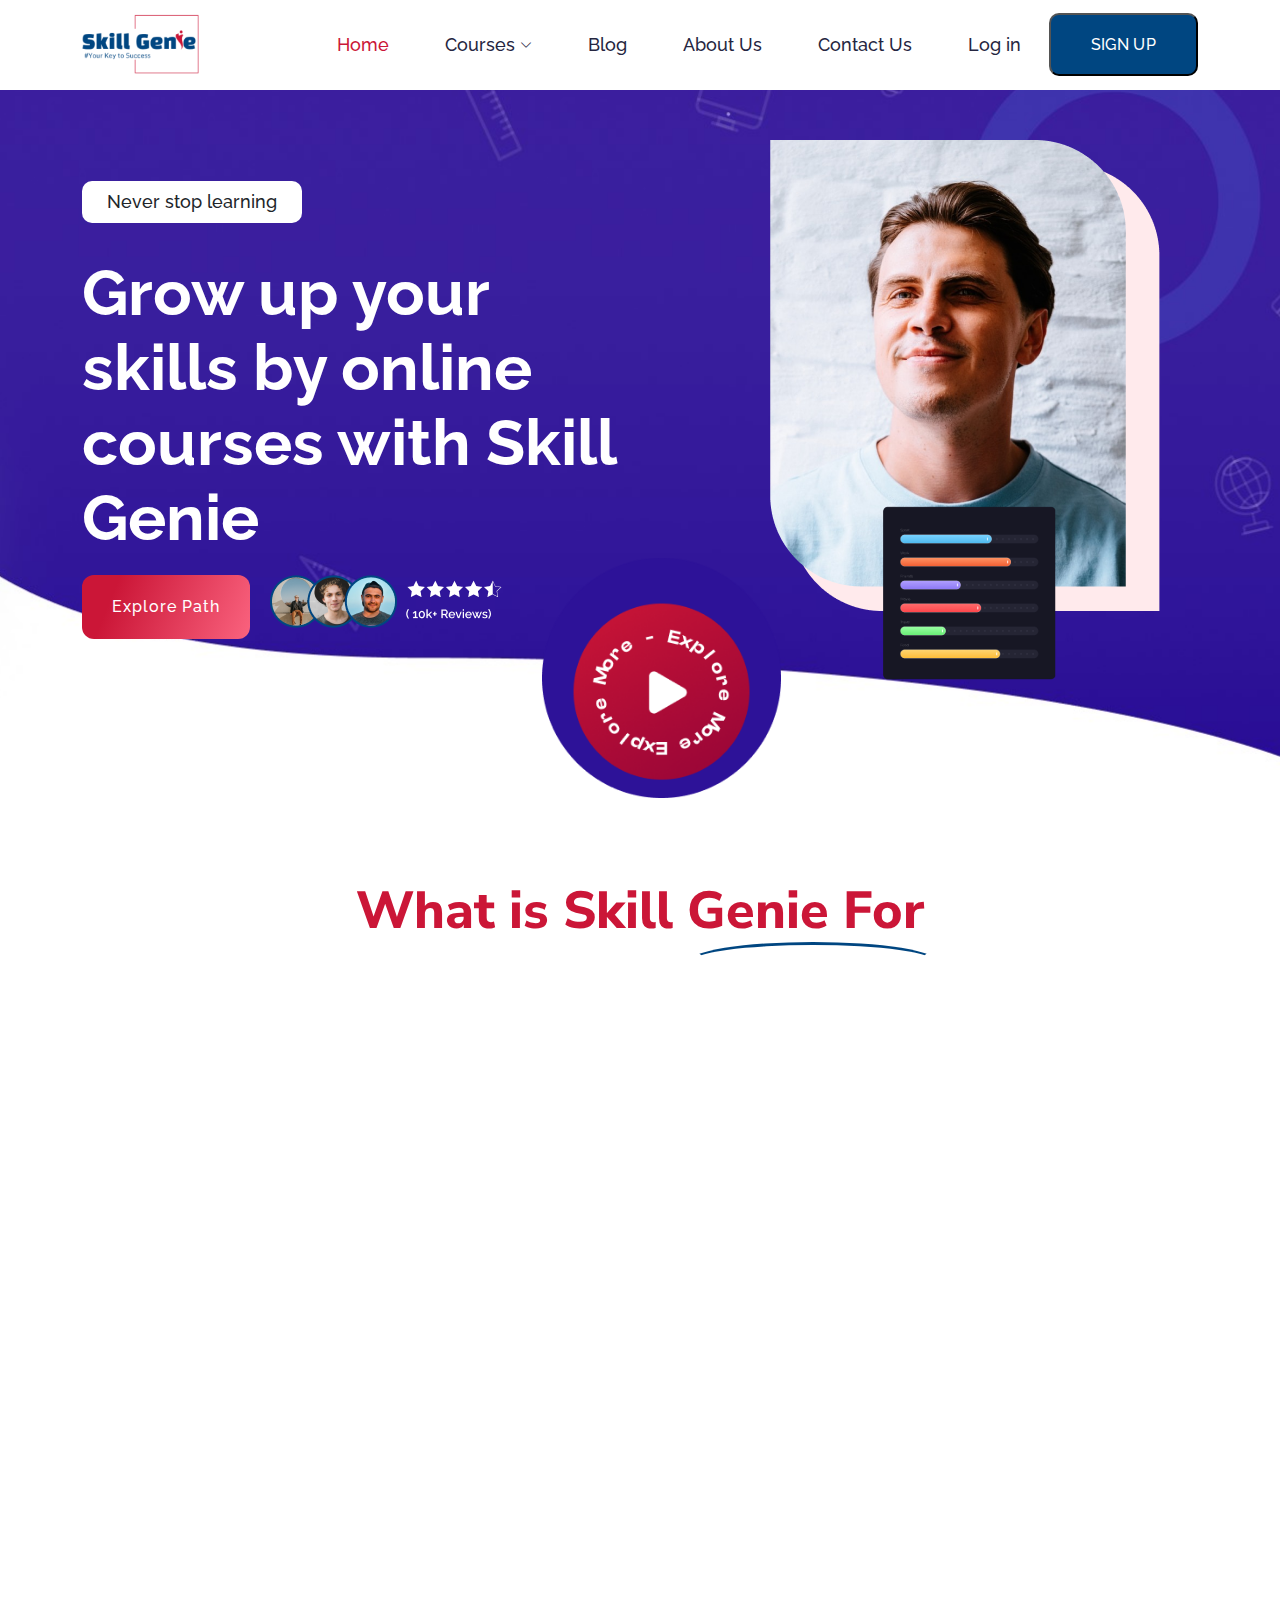
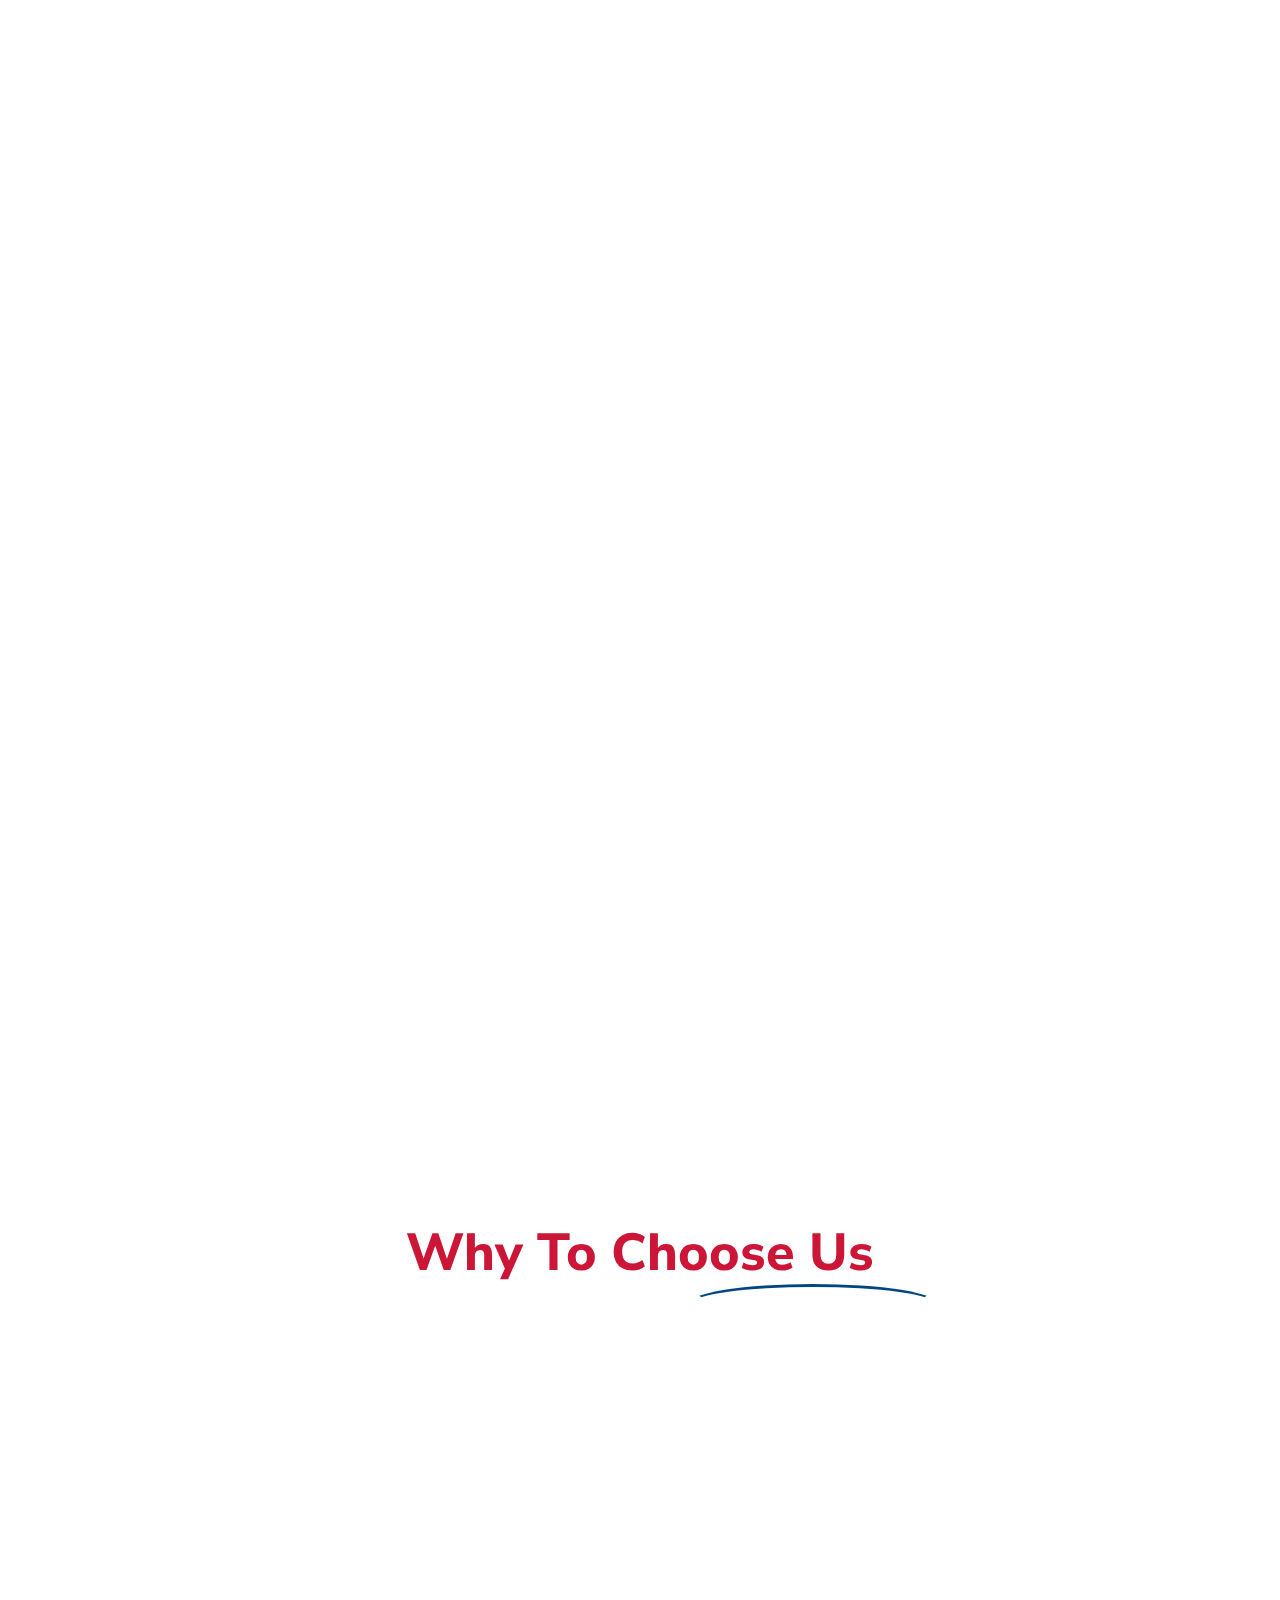
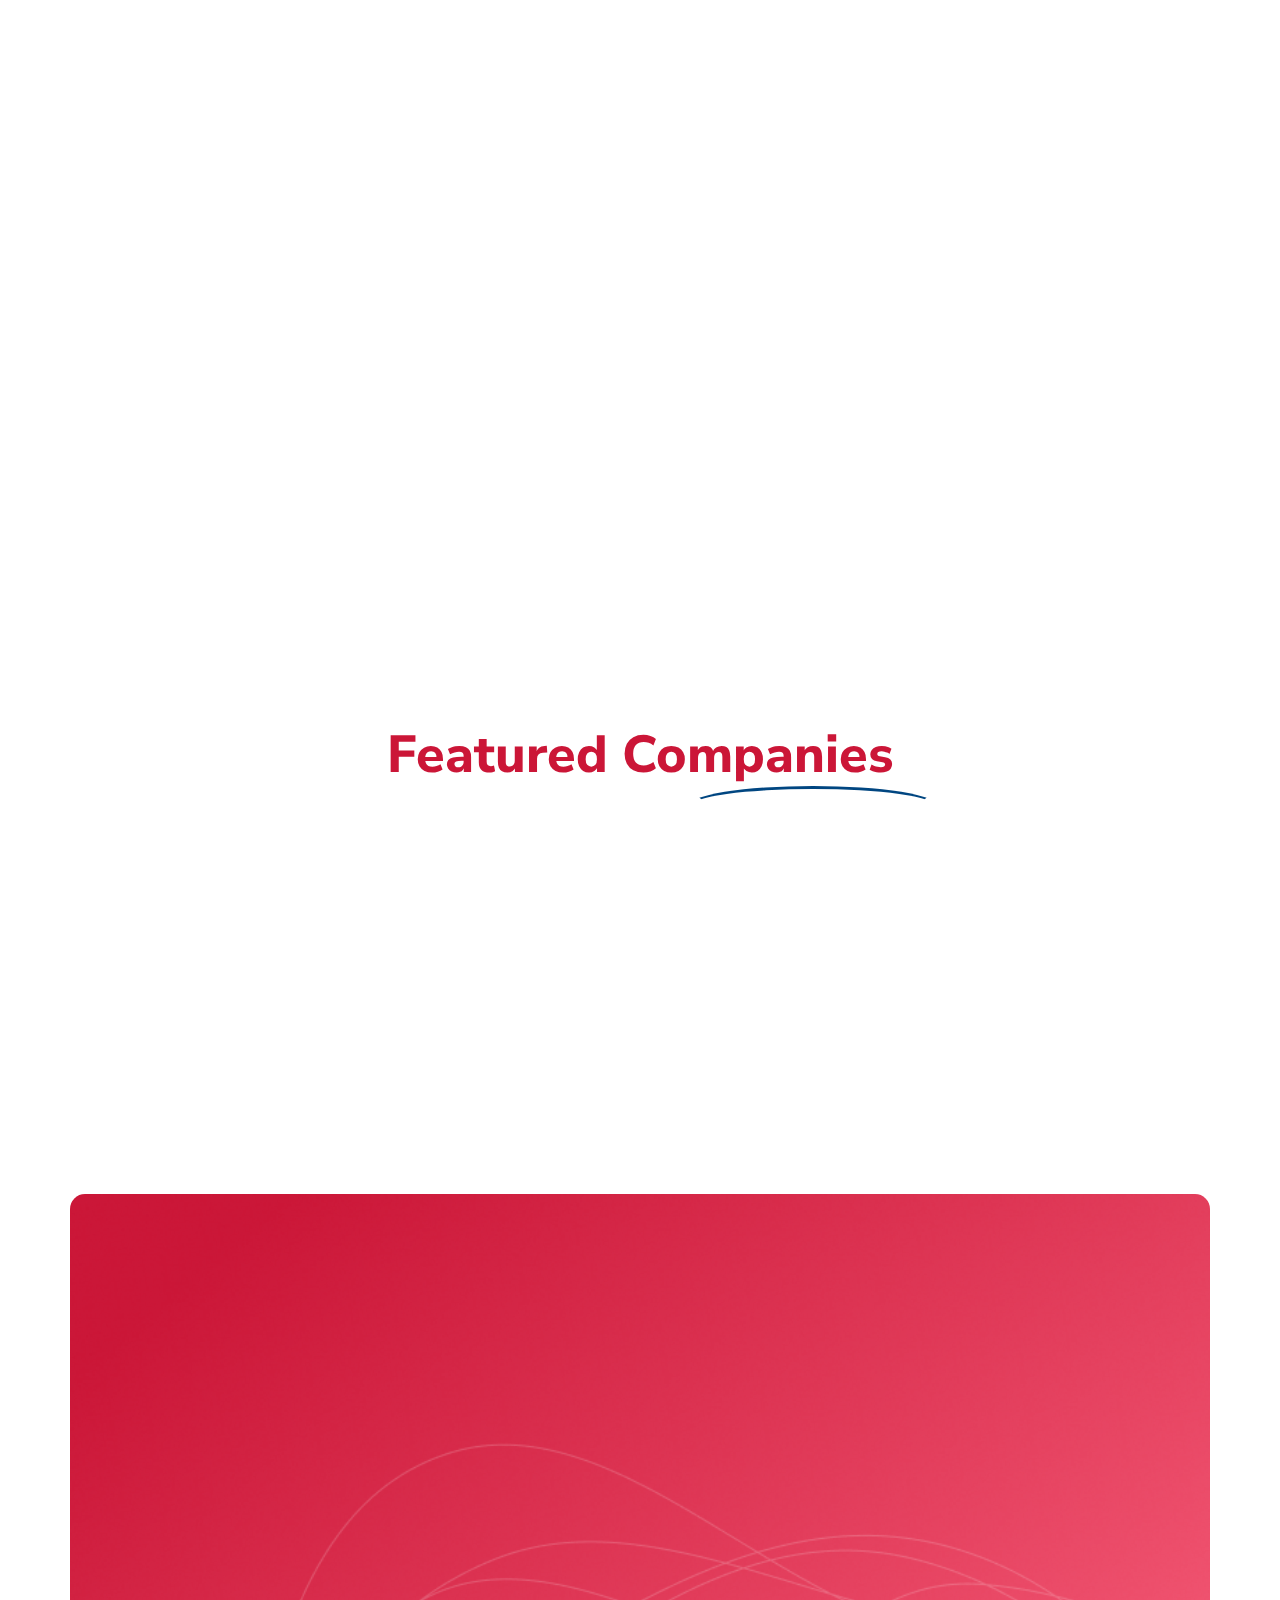
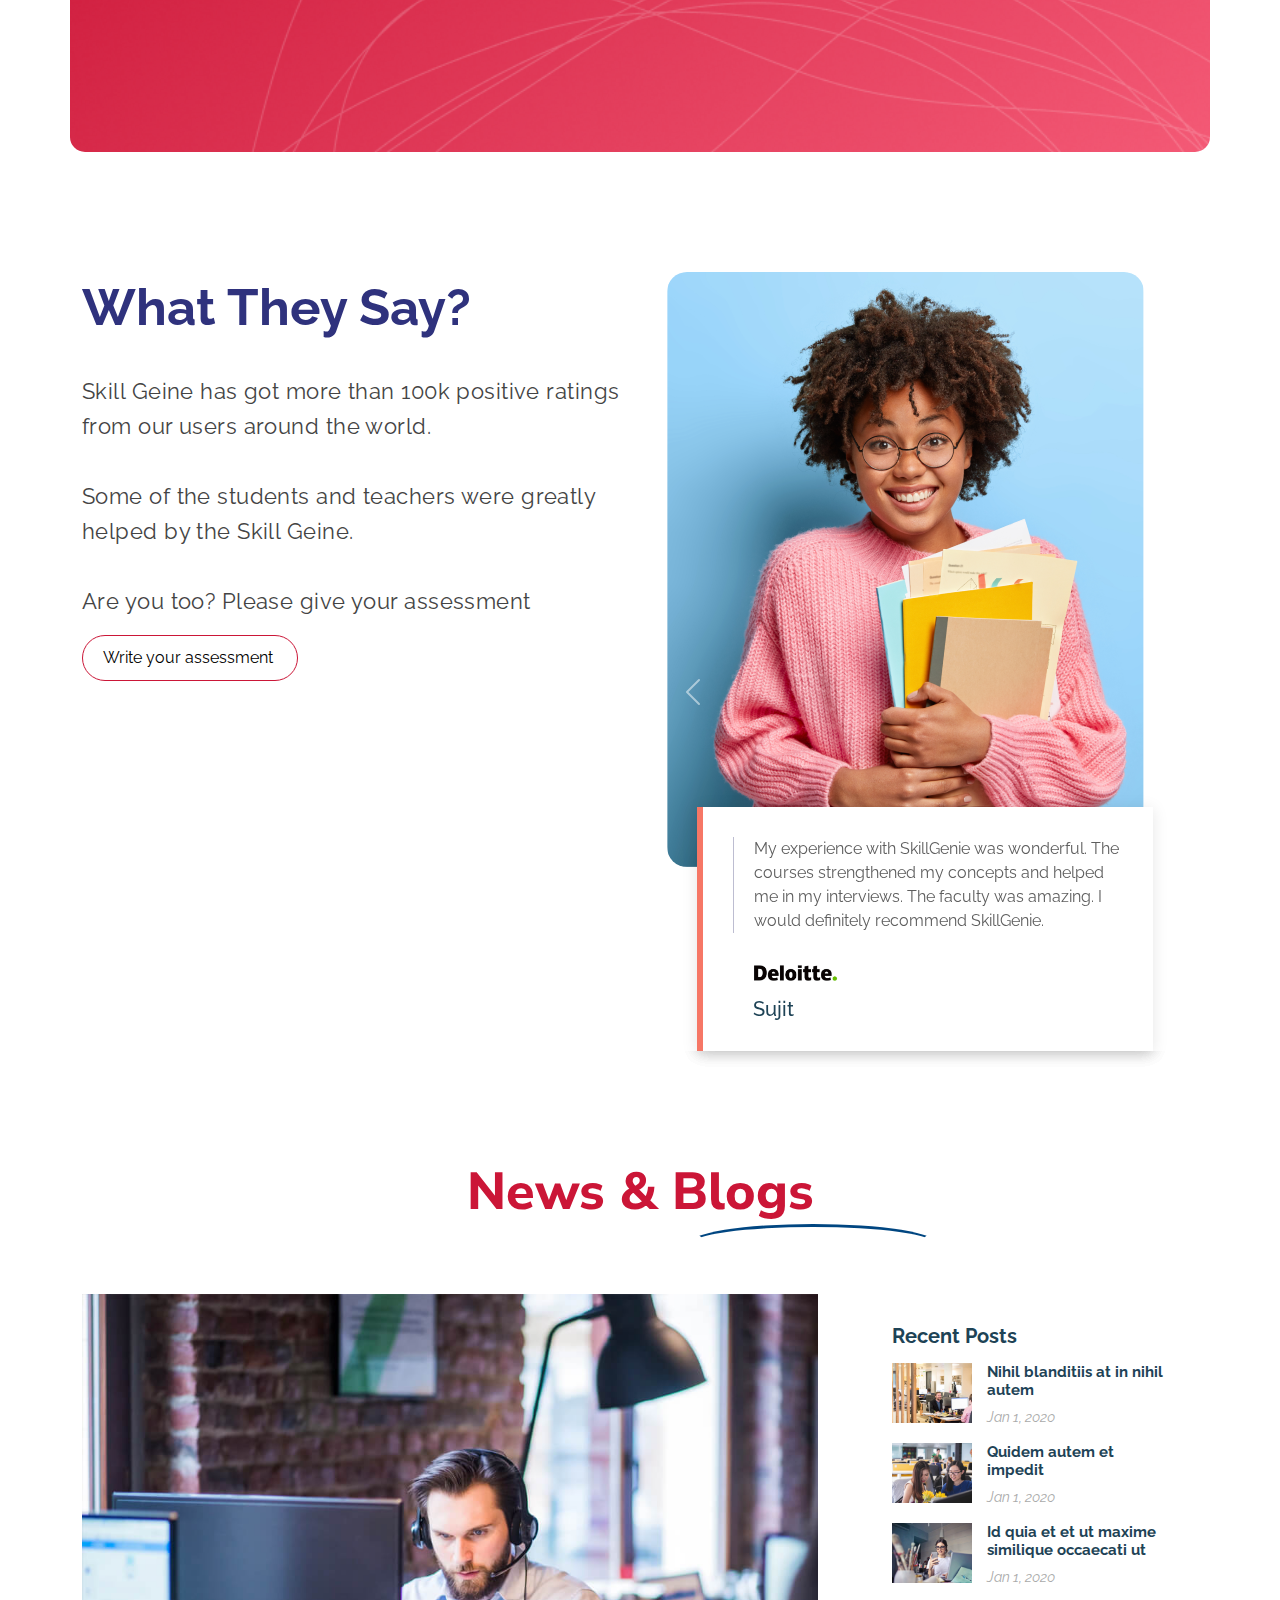
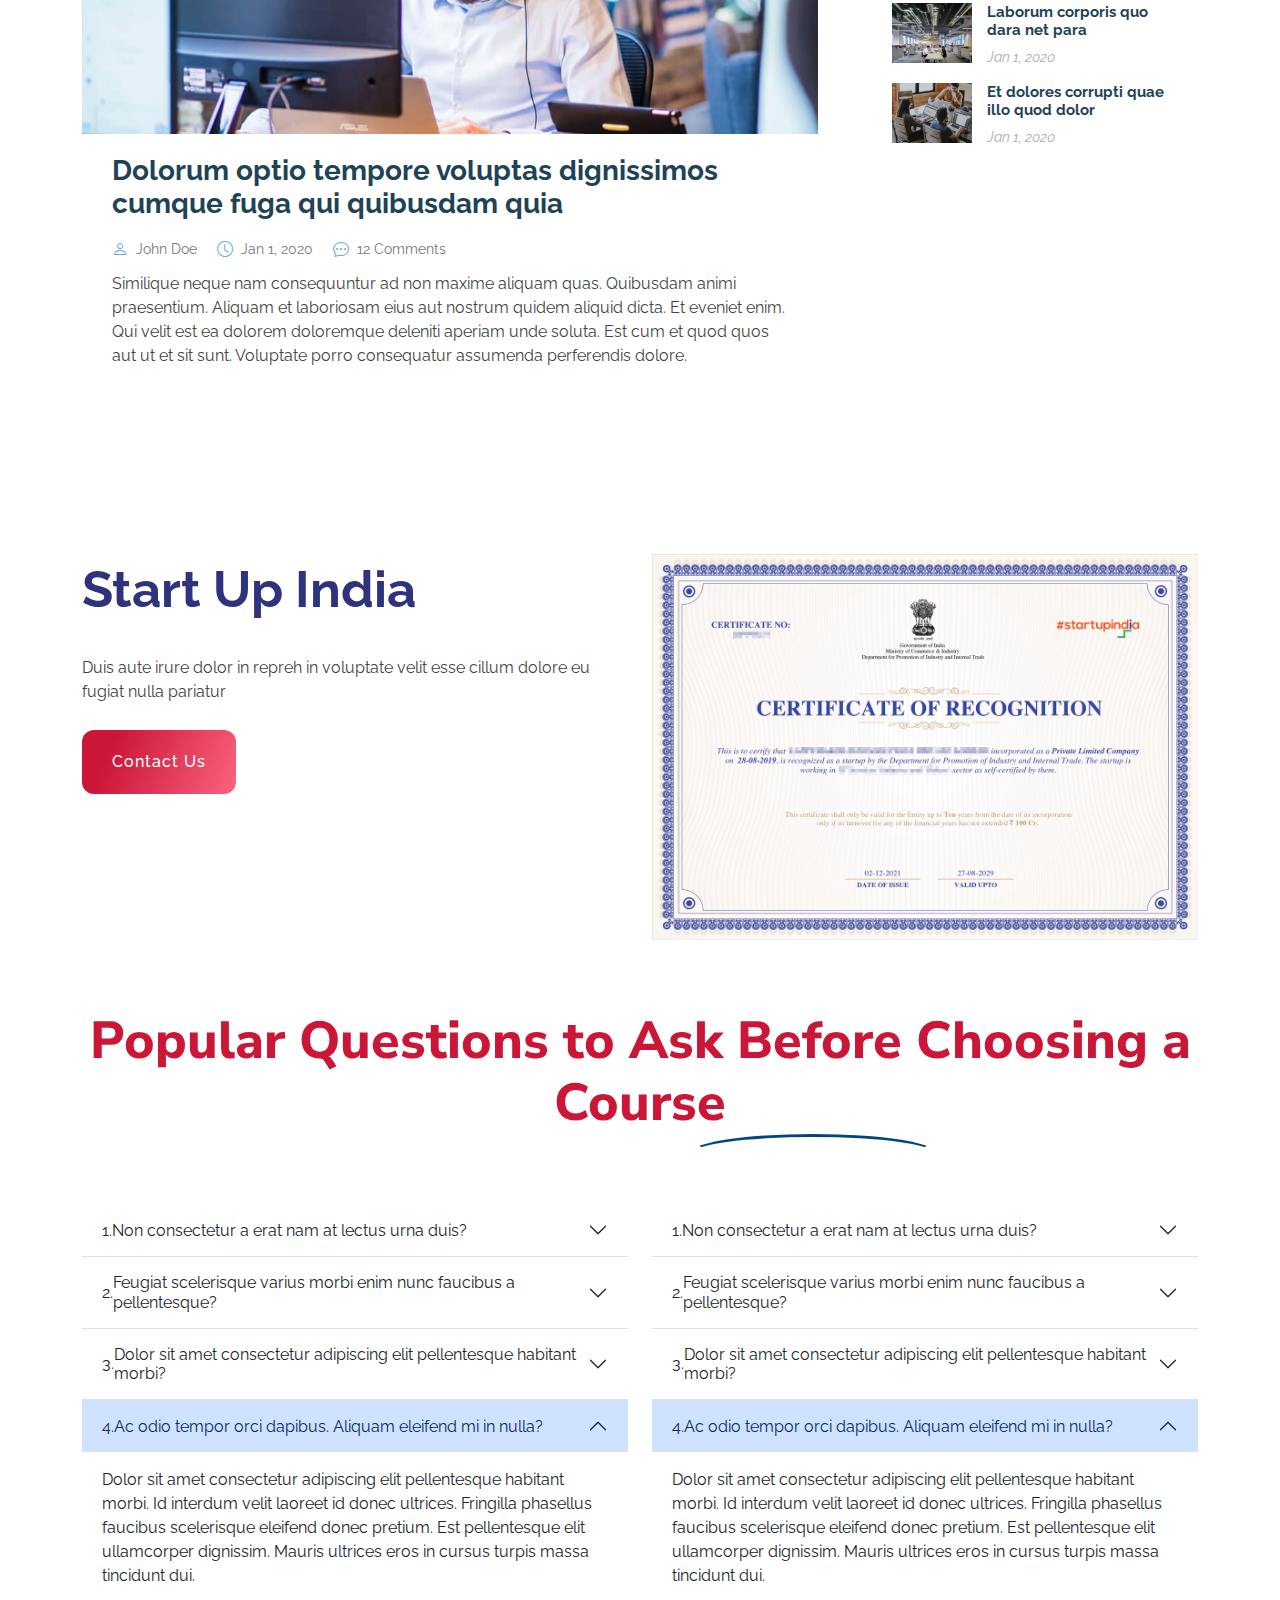
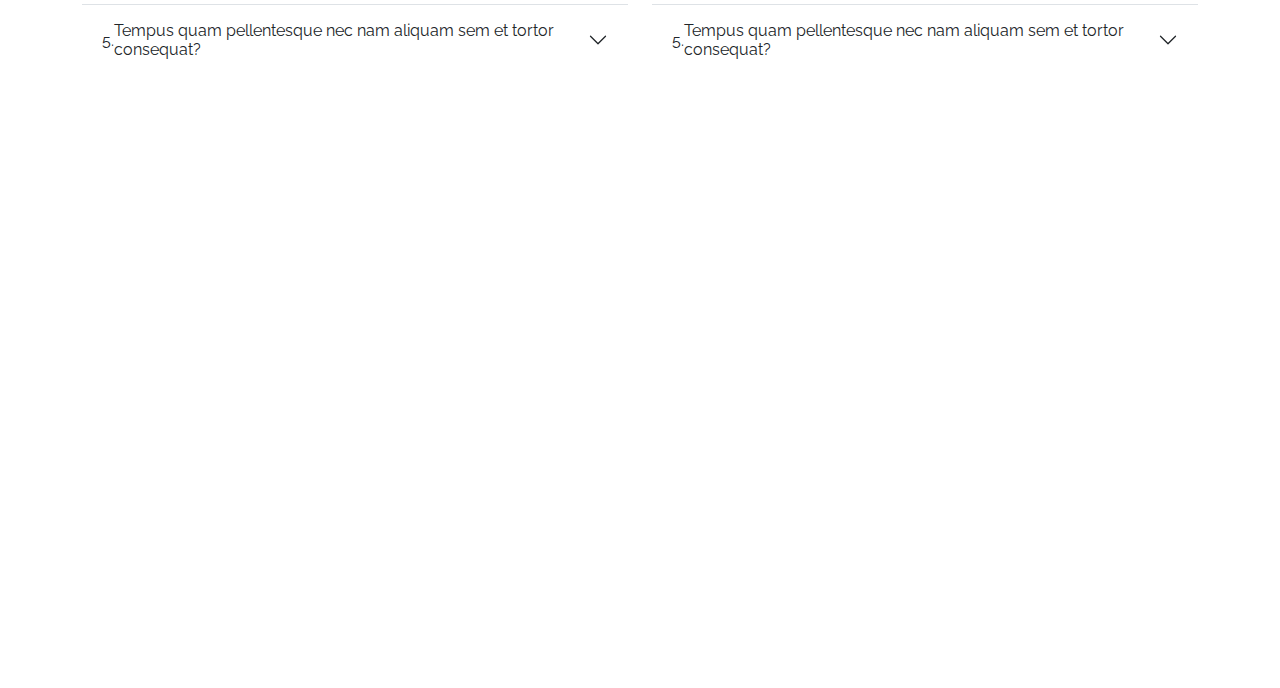
<file: index.html>
<!DOCTYPE html>
<html lang="en">

<head>
  <meta charset="utf-8">
  <meta content="width=device-width, initial-scale=1.0" name="viewport">

  <title>SkillGenie - Your Key TO Success</title>
  <meta content="" name="description">
  <meta content="" name="keywords">

  <!-- Favicons -->
  <link href="static/img/logo.png" rel="icon">
  <link href="static/img/logo.png" rel="apple-touch-icon">

  <!-- Google Fonts -->
  <link rel="preconnect" href="https://fonts.googleapis.com">
  <link rel="preconnect" href="https://fonts.gstatic.com" crossorigin>
  <link href="https://fonts.googleapis.com/css2?family=Raleway:wght@200;400;500;700;800&display=swap" rel="stylesheet">

  <link rel="preconnect" href="https://fonts.googleapis.com">
  <link rel="preconnect" href="https://fonts.gstatic.com" crossorigin>
  <link
    href="https://fonts.googleapis.com/css2?family=Nunito+Sans:opsz,wght@6..12,400;6..12,600;6..12,700;6..12,800&display=swap"
    rel="stylesheet">
  <link rel="stylesheet" href="https://cdn.jsdelivr.net/npm/bootstrap@4.0.0/dist/css/bootstrap.min.css"
    integrity="sha384-Gn5384xqQ1aoWXA+058RXPxPg6fy4IWvTNh0E263XmFcJlSAwiGgFAW/dAiS6JXm" crossorigin="anonymous">

  <!-- Vendor CSS Files -->
  <link href="static/vendor/animate.css/animate.min.css" rel="stylesheet">
  <link href="static/vendor/aos/aos.css" rel="stylesheet">
  <link href="static/vendor/bootstrap/css/bootstrap.min.css" rel="stylesheet">
  <link href="static/vendor/bootstrap-icons/bootstrap-icons.css" rel="stylesheet">
  <link href="static/vendor/boxicons/css/boxicons.min.css" rel="stylesheet">
  <link href="static/vendor/glightbox/css/glightbox.min.css" rel="stylesheet">
  <link href="static/vendor/swiper/swiper-bundle.min.css" rel="stylesheet">

  <!-- Template Main CSS File -->
  <link href="static/css/style.css" rel="stylesheet">


</head>

<body>

  <!-- ======= Header ======= -->
  <header id="header" class="fixed-top d-flex align-items-center header-transparent">
    <div class="container d-flex justify-content-between align-items-center">

      <div class="logo">
        <a href="index.html"><img src="static/img/logo.png" alt="" class="img-fluid logo-1"></a>
      </div>

      <nav id="navbar" class="navbar">
        <ul>
          <li><a class="active " href="index.html">Home</a></li>
          <li class="dropdown"><a href="#"><span>Courses</span> <i class="bi bi-chevron-down"></i></a>
            <ul>
              <li><a href="#">Drop Down 1</a></li>
              <li class="dropdown"><a href="#"><span>Deep Drop Down</span> <i class="bi bi-chevron-right"></i></a>
                <ul>
                  <li><a href="#">Deep Drop Down 1</a></li>
                  <li><a href="#">Deep Drop Down 2</a></li>
                  <li><a href="#">Deep Drop Down 3</a></li>
                  <li><a href="#">Deep Drop Down 4</a></li>
                  <li><a href="#">Deep Drop Down 5</a></li>
                </ul>
              </li>
              <li><a href="#">Drop Down 2</a></li>
              <li><a href="#">Drop Down 3</a></li>
              <li><a href="#">Drop Down 4</a></li>
            </ul>
          </li>
          <li><a href="">Blog</a></li>
          <li><a href="">About Us</a></li>
          <li><a href="">Contact Us</a></li>
          <li><a href="">Log in</a></li>
          <li><button class="signUp" href="">sign up</button></li>
        </ul>
        <i class="bi bi-list mobile-nav-toggle"></i>
      </nav><!-- .navbar -->

    </div>
  </header><!-- End Header -->

  <!-- ======= Hero Section ======= -->
  <!-- <section id="hero" class="d-flex justify-cntent-center align-items-center">
    
  </section> -->
  <section id="hero" class="d-flex">
    <div class="container">
      <div class="row" style="padding: 80px 0;">
        <div
          class="col-lg-6 d-flex flex-column justify-content-center pt-4 pt-lg-0 order-2 order-lg-1 aos-init aos-animate"
          data-aos="fade-up" data-aos-delay="200">
          <h2>Never stop learning</h2>
          <h1>Grow up your skills by online courses with Skill Genie</h1>
          <div class="d-flex justify-content-center justify-content-lg-start">
            <a href="#about" class="btn-get-started scrollto">Explore Path</a>
            <!-- <a href="https://www.youtube.com/watch?v=jDDaplaOz7Q" class="glightbox btn-watch-video"><i class="bi bi-play-circle"></i><span>Watch Video</span></a> -->
            <a href=""><img class="img-fluid glightbox" src="static/img/test.png" alt=""
                style="padding: 10px 20px;"></a>
          </div>
        </div>
        <div class="col-lg-6 order-1 order-lg-2 hero-img aos-init aos-animate" data-aos="zoom-in" data-aos-delay="200">
          <img src="static/img/hero-img.png" class="img-fluid animated" alt="">
        </div>
        <div class="vdButton col-lg-10 d-flex justify-content-center">
          <a href="https://www.youtube.com/watch?v=jDDaplaOz7Q" target="_blank">
            <img src="static/img/vd.png" class="img-fluid vd-img" alt="" style="cursor: pointer;">
          </a>
        </div>
      </div>
    </div>
  </section>
  <!-- End Hero -->

  <main id="main">

    <!-- ======= Services Section ======= -->
    <section class="services pt-0" style="margin-top: -100px;">
      <div class="container">
        <div class="section-title">
          <h2>What is Skill Genie For</h2>
          <!-- <p>Magnam dolores commodi suscipit. Necessitatibus eius consequatur ex aliquid fuga eum quidem. Sit sint
            consectetur velit. Quisquam quos quisquam cupiditate. Et nemo qui impedit suscipit alias ea. Quia fugiat sit
            in iste officiis commodi quidem hic quas.</p> -->
        </div>

        <div class="row">
          <div class="col-md-6 col-lg-4 d-flex align-items-stretch" data-aos="fade-up">
            <div class="icon-box icon-box-pink">
              <div class="icon">
                <img src="static/img/icon-1.svg" alt="">
              </div>
              <h4 class="title"><a href="">At College</a></h4>
              <p class="description">Voluptatum deleniti atque corrupti quos dolores et quas molestias excepturi sint
                occaecati cupiditate non provident</p>
            </div>
          </div>

          <div class="col-md-6 col-lg-4 d-flex align-items-stretch" data-aos="fade-up" data-aos-delay="100">
            <div class="icon-box icon-box-cyan">
              <div class="icon"><img src="static/img/icon-1.svg" alt=""></div>
              <h4 class="title"><a href="">Internship</a></h4>
              <p class="description">Duis aute irure dolor in reprehenderit in voluptate velit esse cillum dolore eu
                fugiat nulla pariatur</p>
            </div>
          </div>

          <div class="col-md-6 col-lg-4 d-flex align-items-stretch" data-aos="fade-up" data-aos-delay="200">
            <div class="icon-box icon-box-green">
              <div class="icon"><img src="static/img/icon-1.svg" alt=""></div>
              <h4 class="title"><a href="">Freshers</a></h4>
              <p class="description">Excepteur sint occaecat cupidatat non proident, sunt in culpa qui officia deserunt
                mollit anim id est laborum</p>
            </div>
          </div>

          <!-- <div class="col-md-6 col-lg-4 d-flex align-items-stretch" data-aos="fade-up" data-aos-delay="200">
            <div class="icon-box icon-box-blue">
              <div class="icon"><i class="bx bx-world"></i></div>
              <h4 class="title"><a href="">Nemo Enim</a></h4>
              <p class="description">At vero eos et accusamus et iusto odio dignissimos ducimus qui blanditiis
                praesentium voluptatum deleniti atque</p>
            </div>
          </div> -->

        </div>

      </div>
    </section><!-- End Services Section -->

    <!-- ======= Why Us Section ======= -->
    <section class="why-us section-bg" data-aos="fade-up" date-aos-delay="200">
      <div class="container">
        <div class="section-title">
          <h2>Popular Courses</h2>
          <!-- <p>Magnam dolores commodi suscipit. Necessitatibus eius consequatur ex aliquid fuga eum quidem. Sit sint
            consectetur velit. Quisquam quos quisquam cupiditate. Et nemo qui impedit suscipit alias ea. Quia fugiat sit
            in iste officiis commodi quidem hic quas.</p> -->
        </div>

        <div class="row gy-4 justify-content-center">
          <div class="col-lg-3 course-box" style="padding: 0 !important; margin: 1.5rem;">
            <img src="static/img/popular-1.png" class="img-fluid" alt=""
              style="margin-bottom: 1rem;border-radius: 0.875rem 0.875rem 0 0;">
            <div class="d-flex flex-column" style="padding: 1rem;">
              <p>1 - 28 Oct 2023</p>
              <h4>Product Management Basic - Course</h4>
              <p class="">
                Lorem ipsum dolor sit amet, consectetur adipiscing elit, sed do eiusmod tempor incididunt ut labore et
                dolore
                magna aliqua.
              </p>
            </div>
          </div>
          <div class="col-lg-3 course-box" style="padding: 0 !important; margin: 1.5rem;">
            <img src="static/img/popular-2.png" class="img-fluid" alt=""
              style="margin-bottom: 1rem;border-radius: 0.875rem 0.875rem 0 0;">
            <div class="d-flex flex-column" style="padding: 1rem;">
              <p>1 - 28 Oct 2023</p>
              <h4>Product Management Basic - Course</h4>
              <p class="">
                Lorem ipsum dolor sit amet, consectetur adipiscing elit, sed do eiusmod tempor incididunt ut labore et
                dolore
                magna aliqua.
              </p>
            </div>
          </div>
          <div class="col-lg-3 course-box" style="padding: 0 !important; margin: 1.5rem;">
            <img src="static/img/popular-3.png" class="img-fluid" alt=""
              style="margin-bottom: 1rem;border-radius: 0.875rem 0.875rem 0 0;">
            <div class="d-flex flex-column" style="padding: 1rem;">
              <p>1 - 28 Oct 2023</p>
              <h4>Product Management Basic - Course</h4>
              <p class="">
                Lorem ipsum dolor sit amet, consectetur adipiscing elit, sed do eiusmod tempor incididunt ut labore et
                dolore
                magna aliqua.
              </p>
            </div>
          </div>
          <!-- <div class="col-lg-3 course-box" style="padding: 0 !important;">
            <img src="static/img/popular-4.png" class="img-fluid" alt="" style="margin-bottom: 1rem;border-radius: 0.875rem 0.875rem 0 0;">
            <div class="d-flex flex-column" style="padding: 1rem;">
              <p>1 - 28 Oct 2023</p>
              <h4>Product Management Basic - Course</h4>
              <p class="">
                Lorem ipsum dolor sit amet, consectetur adipiscing elit, sed do eiusmod tempor incididunt ut labore et
                dolore
                magna aliqua.
              </p>
            </div>
          </div> -->


          <!-- <div class="col-lg-6 d-flex flex-column justify-content-center p-5">

            <div class="icon-box">
              <div class="icon"><i class="bx bx-fingerprint"></i></div>
              <h4 class="title"><a href="">Lorem Ipsum</a></h4>
              <p class="description">Voluptatum deleniti atque corrupti quos dolores et quas molestias excepturi sint
                occaecati cupiditate non provident</p>
            </div>

            <div class="icon-box">
              <div class="icon"><i class="bx bx-gift"></i></div>
              <h4 class="title"><a href="">Nemo Enim</a></h4>
              <p class="description">At vero eos et accusamus et iusto odio dignissimos ducimus qui blanditiis
                praesentium voluptatum deleniti atque</p>
            </div>

          </div> -->
        </div>

      </div>
    </section><!-- End Why Us Section -->

    <!-- ======= Why Us Section ======= -->
    <section class="why-us" data-aos="fade-up" date-aos-delay="200" style="padding: 90px 0;">
      <div class="container">
        <!-- <div class="section-title">
          <h2>Popular Courses</h2>
          <p>Magnam dolores commodi suscipit. Necessitatibus eius consequatur ex aliquid fuga eum quidem. Sit sint
            consectetur velit. Quisquam quos quisquam cupiditate. Et nemo qui impedit suscipit alias ea. Quia fugiat sit
            in iste officiis commodi quidem hic quas.</p>
        </div> -->

        <div class="row">
          <div class="col-lg-6 d-flex align-items-center justify-content-between video-box">
            <img src="static/img/why-us.jpg" class="img-fluid" alt="" style="border-radius: 30px;">

          </div>

          <div class="col-lg-3 d-flex flex-column justify-content-center p-5">

            <div class="icon-box" style="border-bottom: 1px solid grey;">
              <!-- <div class="icon"><i class="bx bx-fingerprint"></i></div> -->
              <h4 class="title" style="background: rgba(51, 239, 160, 0.4);
              border-radius: 50%;
              width: 100px;
              height: 100px;
              padding-left: 15px;
              color: rgba(0, 70, 129, 1);
              padding-top: 15px;">
                <a href="">1000+</a>
              </h4>
              <p class="description">Student get placed to jobs</p>
            </div>

            <div class="icon-box" style="border-bottom: 1px solid grey;">
              <!-- <div class="icon"><i class="bx bx-gift"></i></div> -->
              <h4 class="title" style="background:              rgba(193, 20, 54, 0.3);
              border-radius: 50%;
              width: 100px;
              height: 100px;
              padding-left: 15px;
              color: rgba(0, 70, 129, 1);
              padding-top: 15px;">
                <a href="">50+</a>
              </h4>
              <p class="description">Student got internship in renowned companies</p>
            </div>
          </div>
          <div class="col-lg-3 d-flex flex-column justify-content-center p-5">

            <div class="icon-box" style="border-bottom: 1px solid grey;">
              <!-- <div class="icon"><i class="bx bx-fingerprint"></i></div> -->
              <h4 class="title" style="background: 
              rgba(244, 183, 103, 0.4);
              border-radius: 50%;
              width: 100px;
              height: 100px;
              padding-left: 15px;
              color: rgba(0, 70, 129, 1);
              padding-top: 15px;">
                <a href="">500+</a>
              </h4>
              <!-- <h4 class="title"><a href="">500+</a></h4> -->
              <p class="description">Companies selected Skillgenie Certified students</p>
            </div>

            <div class="icon-box" style="border-bottom: 1px solid grey;">
              <!-- <div class="icon"><i class="bx bx-gift"></i></div> -->
              <h4 class="title" style="background:
              rgba(102, 188, 255, 0.4);
              border-radius: 50%;
              width: 100px;
              height: 100px;
              padding-left: 15px;
              color: rgba(0, 70, 129, 1);
              padding-top: 15px;"><a href="">600,000+</a></h4>
              <p class="description">Packages given by companies during placement program</p>
            </div>
          </div>
        </div>

      </div>
    </section><!-- End Why Us Section -->

    <!-- ======= Features Section ======= -->
    <section class="features">
      <div class="container">

        <div class="section-title">
          <h2>Why To Choose Us</h2>
          <!-- <p>Magnam dolores commodi suscipit. Necessitatibus eius consequatur ex aliquid fuga eum quidem. Sit sint
            consectetur velit. Quisquam quos quisquam cupiditate. Et nemo qui impedit suscipit alias ea. Quia fugiat sit
            in iste officiis commodi quidem hic quas.</p> -->
        </div>
        <div class="row" data-aos="fade-up">
          <div class="col-md-4 d-flex flex-column justify-content-center">
            <h2 style="border-bottom: 2px rgb(26, 26, 26) solid; width: max-content; padding-bottom: 15px;">Our
              Facilities</h2>
            <p>we have the best facilities to ensure that ostudents have the best experience while learning. We believe
              that practicals helps in fast learning</p>
          </div>
          <div class="col-md-4 pt-5" style="color: #fff !important;">
            <div class="col-md-12"
              style="padding: 3rem; background: rgba(54, 122, 255, 1); margin: 1.5rem 0; border-radius: 15px;">
              <img src="static/img/circle.svg" alt="">
              <h4 style="margin-top: 2rem;">Flexible Time</h4>
              <p class="" style="margin-top: 1rem;">
                Duis aute irure dolor in repreh in voluptate velit esse cillum dolore eu fugiat nulla pariatur
              </p>
            </div>
            <div class="col-md-12"
              style="padding:3rem; background: rgba(87, 230, 170, 1); margin: 1.5rem 0; border-radius: 15px;">
              <img src="static/img/circle.svg" alt="">
              <h4 style="margin-top: 2rem;">Organize Program</h4>
              <p style="margin-top: 1rem;" class="">
                Duis aute irure dolor in repreh in voluptate velit esse cillum dolore eu fugiat nulla pariatur
              </p>
            </div>
          </div>
          <div class="col-md-4" style="color: #fff !important;">
            <div class="col-md-12"
              style="padding: 3rem; background:rgba(247, 201, 58, 1); margin: 1.5rem 0; border-radius: 15px;">
              <img src="static/img/circle.svg" alt="">
              <h4 style="margin-top: 2rem;">Access From Anywhere</h4>
              <p class="" style="margin-top: 1rem;">
                Duis aute irure dolor in repreh in voluptate velit esse cillum dolore eu fugiat nulla pariatur
              </p>
            </div>
            <div class="col-md-12"
              style="padding:3rem; background:rgba(255, 90, 120, 1); margin: 1.5rem 0; border-radius: 15px;">
              <img src="static/img/circle.svg" alt="">
              <h4 style="margin-top: 2rem;">Certificate</h4>
              <p style="margin-top: 1rem;" class="">
                Duis aute irure dolor in repreh in voluptate velit esse cillum dolore eu fugiat nulla pariatur
              </p>
            </div>
          </div>

        </div>
      </div>
    </section><!-- End Features Section -->


    <!-- ======= Features Section ======= -->
    <section class="features">
      <div class="container">

        <div class="section-title">
          <h2>Featured Companies</h2>
          <!-- <p>Magnam dolores commodi suscipit. Necessitatibus eius consequatur ex aliquid fuga eum quidem. Sit sint
            consectetur velit. Quisquam quos quisquam cupiditate. Et nemo qui impedit suscipit alias ea. Quia fugiat sit
            in iste officiis commodi quidem hic quas.</p> -->
        </div>

        <div class="row gy-5" data-aos="fade-up">
          <div class="col-lg-3 col-6">
            <img class="img-fluid" src="static/img/company/1.png" alt="">
          </div>
          <div class="col-lg-3 col-6">
            <img class="img-fluid" src="static/img/company/2.png" alt="">
          </div>
          <div class="col-lg-3 col-6">
            <img class="img-fluid" src="static/img/company/3.png" alt="">
          </div>
          <div class="col-lg-3 col-6">
            <img class="img-fluid" src="static/img/company/4.png" alt="">
          </div>
          <div class="col-lg-3 col-6">
            <img class="img-fluid" src="static/img/company/5.png" alt="">
          </div>
          <div class="col-lg-3 col-6">
            <img class="img-fluid" src="static/img/company/6.png" alt="">
          </div>
          <div class="col-lg-3 col-6">
            <img class="img-fluid" src="static/img/company/7.png" alt="">
          </div>
          <div class="col-lg-3 col-6">
            <img class="img-fluid" src="static/img/company/8.png" alt="">
          </div>
        </div>

      </div>
    </section><!-- End Features Section -->

    <!-- ======= Features Section ======= -->
    <section class="features">
      <div class="container"
        style="background: url(./static/img/section-bg.png) no-repeat center; background-size: cover; border-radius: 15px; padding: 1.5rem 3rem;">

        <div class="row gy-5" data-aos="fade-up">
          <div class="col-lg-8 col-md-12 d-flex">
            <div class="icon-box d-flex flex-column justify-content-center" style="color: #fff;">
              <!-- <div class="icon"><i class="bx bx-gift"></i></div> -->
              <h4 class="title" style="
              font-size: 48px !important;
              color: rgb(255, 255, 255) !important;
              font-weight: 700;
              padding: 20px 0;">Take the next step towards your personal & professional goals</h4>

              <p class="description"> <img src="static/img/star.svg" alt="" style="margin:0.5rem;">Duis aute irure dolor
                in repreh in voluptate velit esse cillum dolore eu fugiat
                nulla pariatur.
              </p>
              <p class="description"> <img src="static/img/star.svg" alt="" style="margin:0.5rem;">Duis aute irure dolor
                in repreh in voluptate velit esse cillum dolore eu fugiat
                nulla pariatur.
              </p>
              <p class="description"> <img src="static/img/star.svg" alt="" style="margin:0.5rem;">Duis aute irure dolor
                in repreh in voluptate velit esse cillum dolore eu fugiat
                nulla pariatur.
              </p>
              <button class="Exp"> Explore Courses</button>
            </div>
          </div>
          <div class="col-lg-4 col-md-12">
            <img src="static/img/girl.png" alt="">
          </div>
        </div>

      </div>
    </section><!-- End Features Section -->



    <section class="service-details">
      <div class="container">
        <div class="row">
          <div class="col-md-6  aos-init aos-animate" data-aos="fade-up">
            <h2 style="
            font-size: 51px;
            font-weight: 700;
            line-height: 70px;
            letter-spacing: 0em;
            text-align: left;
            margin-bottom: 2rem;
            color: rgba(47, 50, 125, 1);
            ">What They Say?</h2>
            <p style="
            font-size: 22px;
            font-weight: 400;
            line-height: 35px;
            letter-spacing: 0.02em;
            text-align: left;
            ">
              Skill Geine has got more than 100k positive ratings from our users around the world.
              <br><br>
              Some of the students and teachers were greatly helped by the Skill Geine.
              <br><br>
              Are you too? Please give your assessment
            </p>
            <button class="redBtn">Write your assessment <i class="bx arrow-back"></i> </button>

          </div>
          <div class="col-md-6 aos-init aos-animate">
            <div id="carouselExampleControls" class="carousel slide" data-ride="carousel">
              <div class="carousel-inner">
                <div class="carousel-item col-md-12 d-flex align-items-stretch aos-init aos-animate active"
                  data-aos="fade-up">
                  <div class="card">
                    <div class="card-img">
                      <img src="static/img/test-1.png" alt="...">
                    </div>
                    <div class="card-body">
                      <p class="card-text">My experience with SkillGenie was wonderful. The courses strengthened my
                        concepts
                        and helped me in my interviews. The faculty was amazing. I would definitely recommend
                        SkillGenie.</p>
                      <img class="card-logo" src="/static/img/company/4.png" alt="">
                      <h5 class="card-title"><a href="#">Sujit</a></h5>
                      <!-- <div class="read-more"><a href="#"><i class="bi bi-arrow-right"></i> Read More</a></div> -->
                    </div>
                  </div>
                </div>
                <div class="carousel-item col-md-12 d-flex align-items-stretch aos-init aos-animate" data-aos="fade-up">
                  <div class="card">
                    <div class="card-img">
                      <img src="static/img/test-1.png" alt="...">
                    </div>
                    <div class="card-body">
                      <p class="card-text">My experience with SkillGenie was wonderful. The courses strengthened my
                        concepts
                        and helped me in my interviews. The faculty was amazing. I would definitely recommend
                        SkillGenie.</p>
                      <img class="card-logo" src="/static/img/company/4.png" alt="">
                      <h5 class="card-title"><a href="#">Sujit</a></h5>
                      <!-- <div class="read-more"><a href="#"><i class="bi bi-arrow-right"></i> Read More</a></div> -->
                    </div>
                  </div>
                </div>
                <div class="carousel-item col-md-12 d-flex align-items-stretch aos-init aos-animate" data-aos="fade-up">
                  <div class="card">
                    <div class="card-img">
                      <img src="static/img/test-1.png" alt="...">
                    </div>
                    <div class="card-body">
                      <p class="card-text">My experience with SkillGenie was wonderful. The courses strengthened my
                        concepts
                        and helped me in my interviews. The faculty was amazing. I would definitely recommend
                        SkillGenie.</p>
                      <img class="card-logo" src="/static/img/company/4.png" alt="">
                      <h5 class="card-title"><a href="#">Sujit</a></h5>
                      <!-- <div class="read-more"><a href="#"><i class="bi bi-arrow-right"></i> Read More</a></div> -->
                    </div>
                  </div>
                </div>
              </div>
              <a class="carousel-control-prev" href="#carouselExampleControls" role="button" data-slide="prev">
                <span class="carousel-control-prev-icon" aria-hidden="true"></span>
                <span class="sr-only">Previous</span>
              </a>
              <a class="carousel-control-next" href="#carouselExampleControls" role="button" data-slide="next">
                <span class="carousel-control-next-icon" aria-hidden="true"></span>
                <span class="sr-only">Next</span>
              </a>
            </div>
          </div>

        </div>

      </div>
    </section>

    <section id="blog" class="blog">
      <div class="container aos-init aos-animate" data-aos="fade-up">
        <div class="section-title">
          <h2>News & Blogs</h2>
        </div>
        <div class="row">


          <div class="col-lg-8 entries">

            <article class="entry">

              <div class="entry-img">
                <img src="static/img/blog/blog-1.jpg" alt="" class="img-fluid">
              </div>

              <h2 class="entry-title">
                <a href="blog-single.html">Dolorum optio tempore voluptas dignissimos cumque fuga qui quibusdam quia</a>
              </h2>

              <div class="entry-meta">
                <ul>
                  <li class="d-flex align-items-center"><i class="bi bi-person"></i> <a href="blog-single.html">John
                      Doe</a></li>
                  <li class="d-flex align-items-center"><i class="bi bi-clock"></i> <a href="blog-single.html"><time
                        datetime="2020-01-01">Jan 1, 2020</time></a></li>
                  <li class="d-flex align-items-center"><i class="bi bi-chat-dots"></i> <a href="blog-single.html">12
                      Comments</a></li>
                </ul>
              </div>

              <div class="entry-content">
                <p>
                  Similique neque nam consequuntur ad non maxime aliquam quas. Quibusdam animi praesentium. Aliquam et
                  laboriosam eius aut nostrum quidem aliquid dicta.
                  Et eveniet enim. Qui velit est ea dolorem doloremque deleniti aperiam unde soluta. Est cum et quod
                  quos aut ut et sit sunt. Voluptate porro consequatur assumenda perferendis dolore.
                </p>
                <div class="read-more">
                  <!-- <a href="blog-single.html">Read More</a> -->
                </div>
              </div>

            </article><!-- End blog entry -->

          </div><!-- End blog entries list -->

          <div class="col-lg-4">

            <div class="sidebar">


              <h3 class="sidebar-title">Recent Posts</h3>
              <div class="sidebar-item recent-posts">
                <div class="post-item clearfix">
                  <img src="static/img/blog/blog-recent-1.jpg" alt="">
                  <h4><a href="blog-single.html">Nihil blanditiis at in nihil autem</a></h4>
                  <time datetime="2020-01-01">Jan 1, 2020</time>
                </div>

                <div class="post-item clearfix">
                  <img src="static/img/blog/blog-recent-2.jpg" alt="">
                  <h4><a href="blog-single.html">Quidem autem et impedit</a></h4>
                  <time datetime="2020-01-01">Jan 1, 2020</time>
                </div>

                <div class="post-item clearfix">
                  <img src="static/img/blog/blog-recent-3.jpg" alt="">
                  <h4><a href="blog-single.html">Id quia et et ut maxime similique occaecati ut</a></h4>
                  <time datetime="2020-01-01">Jan 1, 2020</time>
                </div>

                <div class="post-item clearfix">
                  <img src="static/img/blog/blog-recent-4.jpg" alt="">
                  <h4><a href="blog-single.html">Laborum corporis quo dara net para</a></h4>
                  <time datetime="2020-01-01">Jan 1, 2020</time>
                </div>

                <div class="post-item clearfix">
                  <img src="static/img/blog/blog-recent-5.jpg" alt="">
                  <h4><a href="blog-single.html">Et dolores corrupti quae illo quod dolor</a></h4>
                  <time datetime="2020-01-01">Jan 1, 2020</time>
                </div>

              </div><!-- End sidebar recent posts-->



            </div><!-- End sidebar -->

          </div><!-- End blog sidebar -->

        </div>

      </div>
    </section>

    <section class="service-details">
      <div class="container">
        
        <div class="row">

          <div class="col-md-6  aos-init aos-animate" data-aos="fade-up">
            <h2 style="
            font-size: 51px;
            font-weight: 700;
            line-height: 70px;
            letter-spacing: 0em;
            text-align: left;
            margin-bottom: 2rem;
            color: rgba(47, 50, 125, 1);
            ">Start Up India</h2>
            <p>
              Duis aute irure dolor in repreh in voluptate velit esse cillum dolore eu fugiat nulla pariatur
            </p>
            <a href="#about" class="btn-get-started scrollto">Contact Us</a>

          </div>
          <div class="col-md-6 aos-init aos-animate">
            <div class="entry-img">
              <img src="static/img/startupIndia.png" alt="" class="img-fluid">
            </div>
          </div>

        </div>

      </div>
    </section>

    <section id="faq" class="faq">
      <div class="container aos-init aos-animate" data-aos="fade-up">
        <div class="section-title">
          <h2>Popular Questions to Ask
            Before Choosing a Course</h2>
        </div>
        <div class="row gy-4">
          <div class="col-lg-6">

            <div class="accordion accordion-flush aos-init aos-animate" id="faqlist" data-aos="fade-up" data-aos-delay="100">

              <div class="accordion-item">
                <h3 class="accordion-header">
                  <button class="accordion-button collapsed" type="button" data-bs-toggle="collapse" data-bs-target="#faq-content-1" aria-expanded="false">
                    <span class="num">1.</span>
                    Non consectetur a erat nam at lectus urna duis?
                  </button>
                </h3>
                <div id="faq-content-1" class="accordion-collapse collapse" data-bs-parent="#faqlist" style="">
                  <div class="accordion-body">
                    Feugiat pretium nibh ipsum consequat. Tempus iaculis urna id volutpat lacus laoreet non curabitur gravida. Venenatis lectus magna fringilla urna porttitor rhoncus dolor purus non.
                  </div>
                </div>
              </div><!-- # Faq item-->

              <div class="accordion-item">
                <h3 class="accordion-header">
                  <button class="accordion-button collapsed" type="button" data-bs-toggle="collapse" data-bs-target="#faq-content-2" aria-expanded="false">
                    <span class="num">2.</span>
                    Feugiat scelerisque varius morbi enim nunc faucibus a pellentesque?
                  </button>
                </h3>
                <div id="faq-content-2" class="accordion-collapse collapse" data-bs-parent="#faqlist" style="">
                  <div class="accordion-body">
                    Dolor sit amet consectetur adipiscing elit pellentesque habitant morbi. Id interdum velit laoreet id donec ultrices. Fringilla phasellus faucibus scelerisque eleifend donec pretium. Est pellentesque elit ullamcorper dignissim. Mauris ultrices eros in cursus turpis massa tincidunt dui.
                  </div>
                </div>
              </div><!-- # Faq item-->

              <div class="accordion-item">
                <h3 class="accordion-header">
                  <button class="accordion-button collapsed" type="button" data-bs-toggle="collapse" data-bs-target="#faq-content-3" aria-expanded="false">
                    <span class="num">3.</span>
                    Dolor sit amet consectetur adipiscing elit pellentesque habitant morbi?
                  </button>
                </h3>
                <div id="faq-content-3" class="accordion-collapse collapse" data-bs-parent="#faqlist" style="">
                  <div class="accordion-body">
                    Eleifend mi in nulla posuere sollicitudin aliquam ultrices sagittis orci. Faucibus pulvinar elementum integer enim. Sem nulla pharetra diam sit amet nisl suscipit. Rutrum tellus pellentesque eu tincidunt. Lectus urna duis convallis convallis tellus. Urna molestie at elementum eu facilisis sed odio morbi quis
                  </div>
                </div>
              </div><!-- # Faq item-->

              <div class="accordion-item">
                <h3 class="accordion-header">
                  <button class="accordion-button" type="button" data-bs-toggle="collapse" data-bs-target="#faq-content-4" aria-expanded="true">
                    <span class="num">4.</span>
                    Ac odio tempor orci dapibus. Aliquam eleifend mi in nulla?
                  </button>
                </h3>
                <div id="faq-content-4" class="accordion-collapse collapse show" data-bs-parent="#faqlist" style="">
                  <div class="accordion-body">
                    Dolor sit amet consectetur adipiscing elit pellentesque habitant morbi. Id interdum velit laoreet id donec ultrices. Fringilla phasellus faucibus scelerisque eleifend donec pretium. Est pellentesque elit ullamcorper dignissim. Mauris ultrices eros in cursus turpis massa tincidunt dui.
                  </div>
                </div>
              </div><!-- # Faq item-->

              <div class="accordion-item">
                <h3 class="accordion-header">
                  <button class="accordion-button collapsed" type="button" data-bs-toggle="collapse" data-bs-target="#faq-content-5" aria-expanded="false">
                    <span class="num">5.</span>
                    Tempus quam pellentesque nec nam aliquam sem et tortor consequat?
                  </button>
                </h3>
                <div id="faq-content-5" class="accordion-collapse collapse" data-bs-parent="#faqlist">
                  <div class="accordion-body">
                    Molestie a iaculis at erat pellentesque adipiscing commodo. Dignissim suspendisse in est ante in. Nunc vel risus commodo viverra maecenas accumsan. Sit amet nisl suscipit adipiscing bibendum est. Purus gravida quis blandit turpis cursus in
                  </div>
                </div>
              </div><!-- # Faq item-->

            </div>

          </div>
          <div class="col-lg-6">

            <div class="accordion accordion-flush aos-init aos-animate" id="faqlist" data-aos="fade-up" data-aos-delay="100">

              <div class="accordion-item">
                <h3 class="accordion-header">
                  <button class="accordion-button collapsed" type="button" data-bs-toggle="collapse" data-bs-target="#faq-content-1" aria-expanded="false">
                    <span class="num">1.</span>
                    Non consectetur a erat nam at lectus urna duis?
                  </button>
                </h3>
                <div id="faq-content-1" class="accordion-collapse collapse" data-bs-parent="#faqlist" style="">
                  <div class="accordion-body">
                    Feugiat pretium nibh ipsum consequat. Tempus iaculis urna id volutpat lacus laoreet non curabitur gravida. Venenatis lectus magna fringilla urna porttitor rhoncus dolor purus non.
                  </div>
                </div>
              </div><!-- # Faq item-->

              <div class="accordion-item">
                <h3 class="accordion-header">
                  <button class="accordion-button collapsed" type="button" data-bs-toggle="collapse" data-bs-target="#faq-content-2" aria-expanded="false">
                    <span class="num">2.</span>
                    Feugiat scelerisque varius morbi enim nunc faucibus a pellentesque?
                  </button>
                </h3>
                <div id="faq-content-2" class="accordion-collapse collapse" data-bs-parent="#faqlist" style="">
                  <div class="accordion-body">
                    Dolor sit amet consectetur adipiscing elit pellentesque habitant morbi. Id interdum velit laoreet id donec ultrices. Fringilla phasellus faucibus scelerisque eleifend donec pretium. Est pellentesque elit ullamcorper dignissim. Mauris ultrices eros in cursus turpis massa tincidunt dui.
                  </div>
                </div>
              </div><!-- # Faq item-->

              <div class="accordion-item">
                <h3 class="accordion-header">
                  <button class="accordion-button collapsed" type="button" data-bs-toggle="collapse" data-bs-target="#faq-content-3" aria-expanded="false">
                    <span class="num">3.</span>
                    Dolor sit amet consectetur adipiscing elit pellentesque habitant morbi?
                  </button>
                </h3>
                <div id="faq-content-3" class="accordion-collapse collapse" data-bs-parent="#faqlist" style="">
                  <div class="accordion-body">
                    Eleifend mi in nulla posuere sollicitudin aliquam ultrices sagittis orci. Faucibus pulvinar elementum integer enim. Sem nulla pharetra diam sit amet nisl suscipit. Rutrum tellus pellentesque eu tincidunt. Lectus urna duis convallis convallis tellus. Urna molestie at elementum eu facilisis sed odio morbi quis
                  </div>
                </div>
              </div><!-- # Faq item-->

              <div class="accordion-item">
                <h3 class="accordion-header">
                  <button class="accordion-button" type="button" data-bs-toggle="collapse" data-bs-target="#faq-content-4" aria-expanded="true">
                    <span class="num">4.</span>
                    Ac odio tempor orci dapibus. Aliquam eleifend mi in nulla?
                  </button>
                </h3>
                <div id="faq-content-4" class="accordion-collapse collapse show" data-bs-parent="#faqlist" style="">
                  <div class="accordion-body">
                    Dolor sit amet consectetur adipiscing elit pellentesque habitant morbi. Id interdum velit laoreet id donec ultrices. Fringilla phasellus faucibus scelerisque eleifend donec pretium. Est pellentesque elit ullamcorper dignissim. Mauris ultrices eros in cursus turpis massa tincidunt dui.
                  </div>
                </div>
              </div><!-- # Faq item-->

              <div class="accordion-item">
                <h3 class="accordion-header">
                  <button class="accordion-button collapsed" type="button" data-bs-toggle="collapse" data-bs-target="#faq-content-5" aria-expanded="false">
                    <span class="num">5.</span>
                    Tempus quam pellentesque nec nam aliquam sem et tortor consequat?
                  </button>
                </h3>
                <div id="faq-content-5" class="accordion-collapse collapse" data-bs-parent="#faqlist">
                  <div class="accordion-body">
                    Molestie a iaculis at erat pellentesque adipiscing commodo. Dignissim suspendisse in est ante in. Nunc vel risus commodo viverra maecenas accumsan. Sit amet nisl suscipit adipiscing bibendum est. Purus gravida quis blandit turpis cursus in
                  </div>
                </div>
              </div><!-- # Faq item-->

            </div>

          </div>
        </div>

      </div>
    </section>



  </main><!-- End #main -->

  <!-- ======= Footer ======= -->
  <footer id="footer" data-aos="fade-up" data-aos-easing="ease-in-out" data-aos-duration="500">
    <div class="footer-top">
      <div class="container">
        <div class="row">

          <div class="col-lg-3 col-md-6 footer-links">
            <h4>Useful Links</h4>
            <ul>
              <li><i class="bx bx-chevron-right"></i> <a href="#">Home</a></li>
              <li><i class="bx bx-chevron-right"></i> <a href="#">About us</a></li>
              <li><i class="bx bx-chevron-right"></i> <a href="#">Services</a></li>
              <li><i class="bx bx-chevron-right"></i> <a href="#">Terms of service</a></li>
              <li><i class="bx bx-chevron-right"></i> <a href="#">Privacy policy</a></li>
            </ul>
          </div>

          <div class="col-lg-3 col-md-6 footer-links">
            <h4>Our Services</h4>
            <ul>
              <li><i class="bx bx-chevron-right"></i> <a href="#">Web Design</a></li>
              <li><i class="bx bx-chevron-right"></i> <a href="#">Web Development</a></li>
              <li><i class="bx bx-chevron-right"></i> <a href="#">Product Management</a></li>
              <li><i class="bx bx-chevron-right"></i> <a href="#">Marketing</a></li>
              <li><i class="bx bx-chevron-right"></i> <a href="#">Graphic Design</a></li>
            </ul>
          </div>

          <div class="col-lg-3 col-md-6 footer-contact">
            <h4>Contact Us</h4>
            <p>
              A108 Adam Street <br>
              New York, NY 535022<br>
              United States <br><br>
              <strong>Phone:</strong> +1 5589 55488 55<br>
              <strong>Email:</strong> info@example.com<br>
            </p>

          </div>

          <div class="col-lg-3 col-md-6 footer-info">
            <h3>About Moderna</h3>
            <p>Cras fermentum odio eu feugiat lide par naso tierra. Justo eget nada terra videa magna derita valies
              darta donna mare fermentum iaculis eu non diam phasellus.</p>
            <div class="social-links mt-3">
              <a href="#" class="twitter"><i class="bx bxl-twitter"></i></a>
              <a href="#" class="facebook"><i class="bx bxl-facebook"></i></a>
              <a href="#" class="instagram"><i class="bx bxl-instagram"></i></a>
              <a href="#" class="linkedin"><i class="bx bxl-linkedin"></i></a>
            </div>
          </div>

        </div>
      </div>
    </div>

    <div class="container">
      <div class="copyright">
        &copy; Copyright <strong><span>Moderna</span></strong>. All Rights Reserved
      </div>
      <div class="credits">

        Designed by <a href="https://bootstrapmade.com/">BootstrapMade</a>
      </div>
    </div>
  </footer><!-- End Footer -->

  <a href="#" class="back-to-top d-flex align-items-center justify-content-center"><i
      class="bi bi-arrow-up-short"></i></a>

  <!-- Vendor JS Files -->
  <script src="static/vendor/purecounter/purecounter_vanilla.js"></script>
  <script src="static/vendor/aos/aos.js"></script>
  <script src="static/vendor/bootstrap/js/bootstrap.bundle.min.js"></script>
  <script src="static/vendor/glightbox/js/glightbox.min.js"></script>
  <script src="static/vendor/isotope-layout/isotope.pkgd.min.js"></script>
  <script src="static/vendor/swiper/swiper-bundle.min.js"></script>
  <script src="static/vendor/waypoints/noframework.waypoints.js"></script>
  <script src="static/vendor/php-email-form/validate.js"></script>

  <script src="https://code.jquery.com/jquery-3.2.1.slim.min.js"
    integrity="sha384-KJ3o2DKtIkvYIK3UENzmM7KCkRr/rE9/Qpg6aAZGJwFDMVNA/GpGFF93hXpG5KkN"
    crossorigin="anonymous"></script>
  <script src="https://cdn.jsdelivr.net/npm/popper.js@1.12.9/dist/umd/popper.min.js"
    integrity="sha384-ApNbgh9B+Y1QKtv3Rn7W3mgPxhU9K/ScQsAP7hUibX39j7fakFPskvXusvfa0b4Q"
    crossorigin="anonymous"></script>
  <script src="https://cdn.jsdelivr.net/npm/bootstrap@4.0.0/dist/js/bootstrap.min.js"
    integrity="sha384-JZR6Spejh4U02d8jOt6vLEHfe/JQGiRRSQQxSfFWpi1MquVdAyjUar5+76PVCmYl"
    crossorigin="anonymous"></script>

  <!-- Template Main JS File -->
  <script src="static/js/main.js"></script>

</body>

</html>
</file>
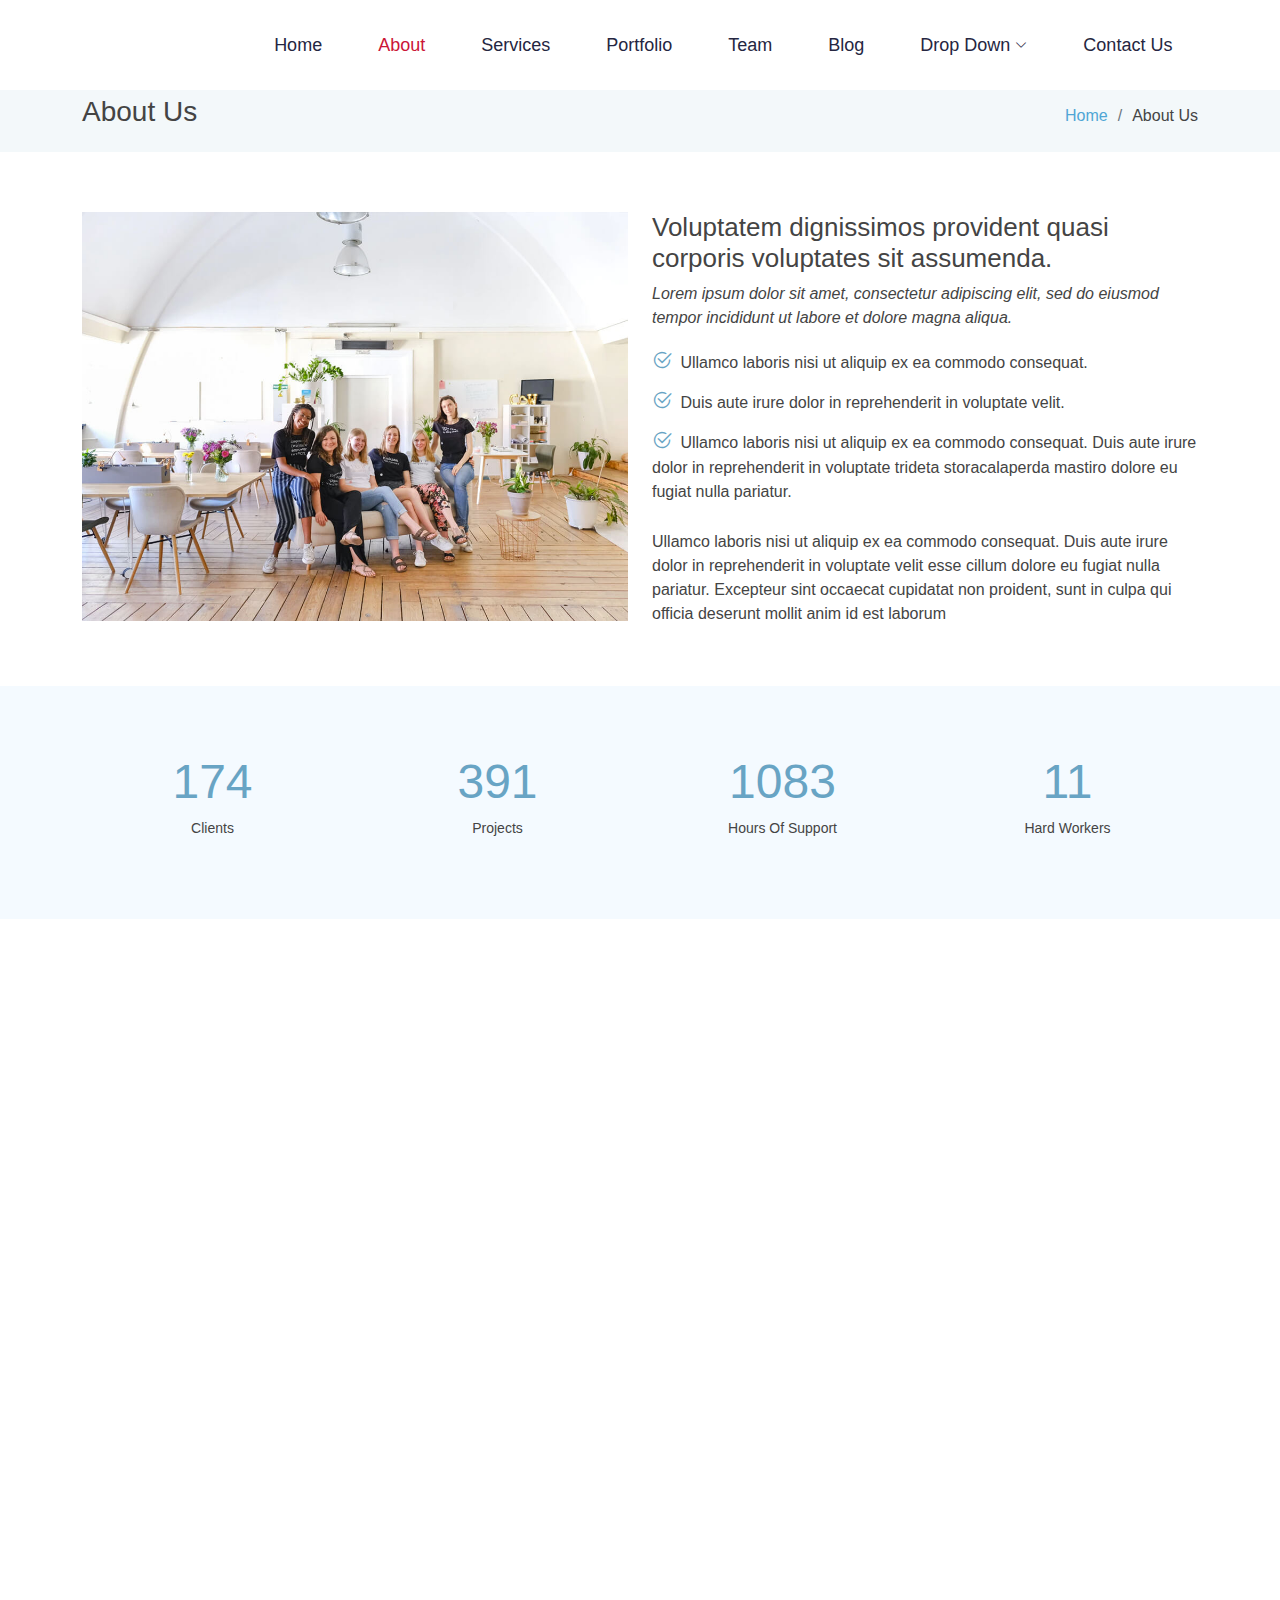
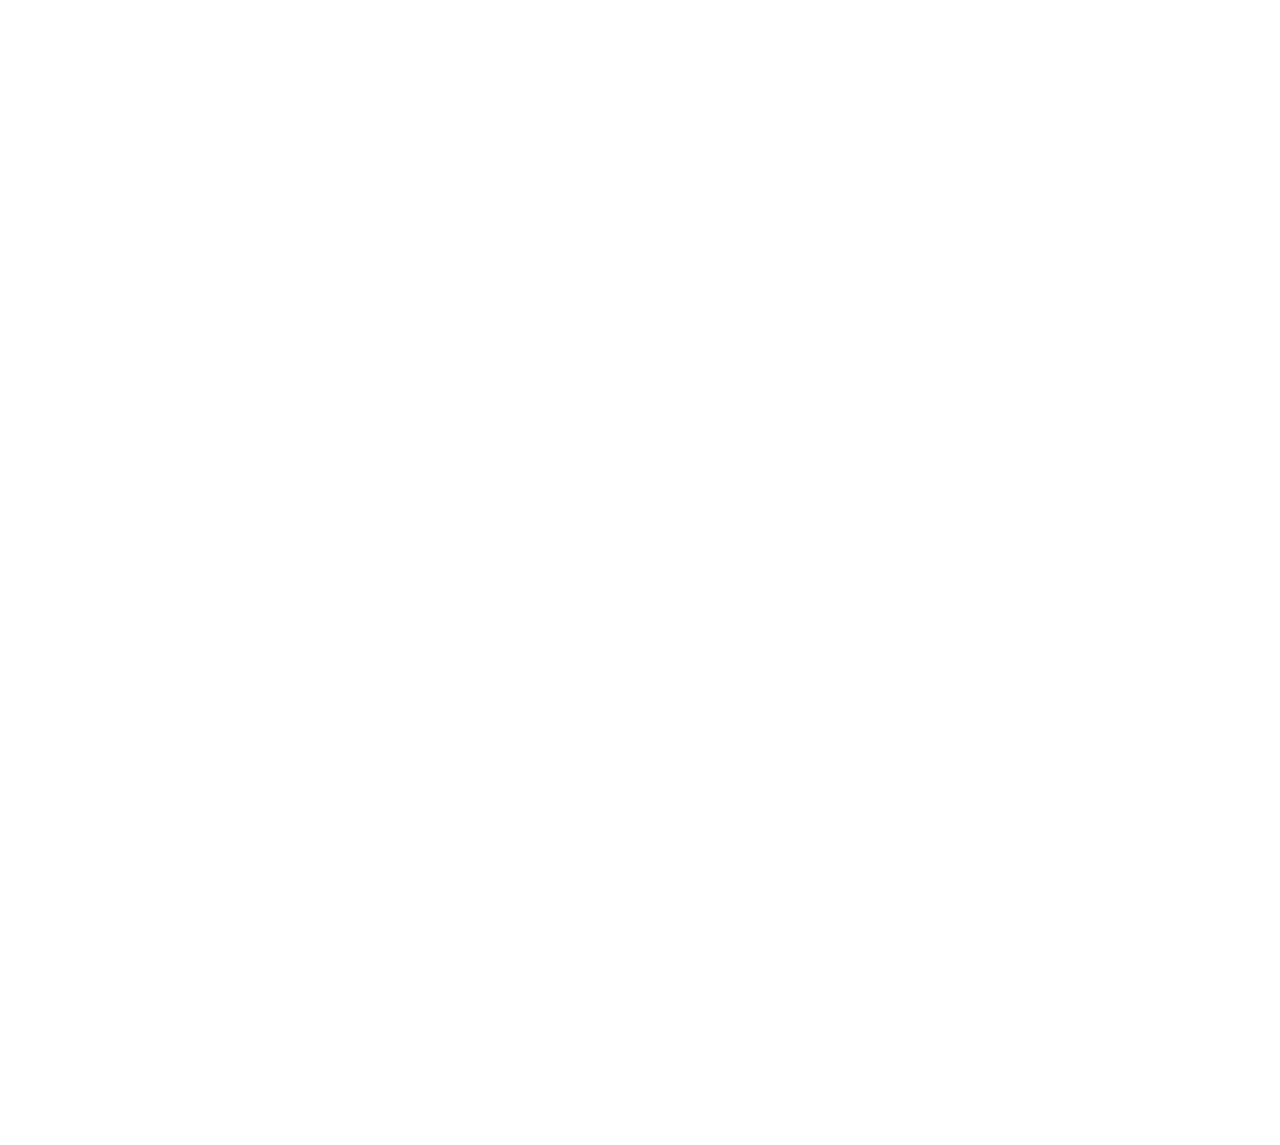
<file: about.html>
<!DOCTYPE html>
<html lang="en">

<head>
  <meta charset="utf-8">
  <meta content="width=device-width, initial-scale=1.0" name="viewport">

  <title>About - Moderna Bootstrap Template</title>
  <meta content="" name="description">
  <meta content="" name="keywords">

  <!-- Favicons -->
  <link href="static/img/favicon.png" rel="icon">
  <link href="static/img/apple-touch-icon.png" rel="apple-touch-icon">

  <!-- Google Fonts -->
  <link href="https://fonts.googleapis.com/css?family=Open+Sans:300,300i,400,400i,600,600i,700,700i|Roboto:300,300i,400,400i,500,500i,700,700i&display=swap" rel="stylesheet">

  <!-- Vendor CSS Files -->
  <link href="static/vendor/animate.css/animate.min.css" rel="stylesheet">
  <link href="static/vendor/aos/aos.css" rel="stylesheet">
  <link href="static/vendor/bootstrap/css/bootstrap.min.css" rel="stylesheet">
  <link href="static/vendor/bootstrap-icons/bootstrap-icons.css" rel="stylesheet">
  <link href="static/vendor/boxicons/css/boxicons.min.css" rel="stylesheet">
  <link href="static/vendor/glightbox/css/glightbox.min.css" rel="stylesheet">
  <link href="static/vendor/swiper/swiper-bundle.min.css" rel="stylesheet">

  <!-- Template Main CSS File -->
  <link href="static/css/style.css" rel="stylesheet">

  
</head>

<body>

  <!-- ======= Header ======= -->
  <header id="header" class="fixed-top d-flex align-items-center ">
    <div class="container d-flex justify-content-between align-items-center">

      <div class="logo">
        <h1 class="text-light"><a href="index.html"><span>Moderna</span></a></h1>
        <!-- Uncomment below if you prefer to use an image logo -->
        <!-- <a href="index.html"><img src="static/img/logo.png" alt="" class="img-fluid"></a>-->
      </div>

      <nav id="navbar" class="navbar">
        <ul>
          <li><a class="" href="index.html">Home</a></li>
          <li><a class="active" href="about.html">About</a></li>
          <li><a href="services.html">Services</a></li>
          <li><a href="portfolio.html">Portfolio</a></li>
          <li><a href="team.html">Team</a></li>
          <li><a href="blog.html">Blog</a></li>
          <li class="dropdown"><a href="#"><span>Drop Down</span> <i class="bi bi-chevron-down"></i></a>
            <ul>
              <li><a href="#">Drop Down 1</a></li>
              <li class="dropdown"><a href="#"><span>Deep Drop Down</span> <i class="bi bi-chevron-right"></i></a>
                <ul>
                  <li><a href="#">Deep Drop Down 1</a></li>
                  <li><a href="#">Deep Drop Down 2</a></li>
                  <li><a href="#">Deep Drop Down 3</a></li>
                  <li><a href="#">Deep Drop Down 4</a></li>
                  <li><a href="#">Deep Drop Down 5</a></li>
                </ul>
              </li>
              <li><a href="#">Drop Down 2</a></li>
              <li><a href="#">Drop Down 3</a></li>
              <li><a href="#">Drop Down 4</a></li>
            </ul>
          </li>
          <li><a href="contact.html">Contact Us</a></li>
        </ul>
        <i class="bi bi-list mobile-nav-toggle"></i>
      </nav><!-- .navbar -->

    </div>
  </header><!-- End Header -->

  <main id="main">

    <!-- ======= About Us Section ======= -->
    <section class="breadcrumbs">
      <div class="container">

        <div class="d-flex justify-content-between align-items-center">
          <h2>About Us</h2>
          <ol>
            <li><a href="index.html">Home</a></li>
            <li>About Us</li>
          </ol>
        </div>

      </div>
    </section><!-- End About Us Section -->

    <!-- ======= About Section ======= -->
    <section class="about" data-aos="fade-up">
      <div class="container">

        <div class="row">
          <div class="col-lg-6">
            <img src="static/img/about.jpg" class="img-fluid" alt="">
          </div>
          <div class="col-lg-6 pt-4 pt-lg-0">
            <h3>Voluptatem dignissimos provident quasi corporis voluptates sit assumenda.</h3>
            <p class="fst-italic">
              Lorem ipsum dolor sit amet, consectetur adipiscing elit, sed do eiusmod tempor incididunt ut labore et dolore
              magna aliqua.
            </p>
            <ul>
              <li><i class="bi bi-check2-circle"></i> Ullamco laboris nisi ut aliquip ex ea commodo consequat.</li>
              <li><i class="bi bi-check2-circle"></i> Duis aute irure dolor in reprehenderit in voluptate velit.</li>
              <li><i class="bi bi-check2-circle"></i> Ullamco laboris nisi ut aliquip ex ea commodo consequat. Duis aute irure dolor in reprehenderit in voluptate trideta storacalaperda mastiro dolore eu fugiat nulla pariatur.</li>
            </ul>
            <p>
              Ullamco laboris nisi ut aliquip ex ea commodo consequat. Duis aute irure dolor in reprehenderit in voluptate
              velit esse cillum dolore eu fugiat nulla pariatur. Excepteur sint occaecat cupidatat non proident, sunt in
              culpa qui officia deserunt mollit anim id est laborum
            </p>
          </div>
        </div>

      </div>
    </section><!-- End About Section -->

    <!-- ======= Facts Section ======= -->
    <section class="facts section-bg" data-aos="fade-up">
      <div class="container">

        <div class="row counters">

          <div class="col-lg-3 col-6 text-center">
            <span data-purecounter-start="0" data-purecounter-end="232" data-purecounter-duration="1" class="purecounter"></span>
            <p>Clients</p>
          </div>

          <div class="col-lg-3 col-6 text-center">
            <span data-purecounter-start="0" data-purecounter-end="521" data-purecounter-duration="1" class="purecounter"></span>
            <p>Projects</p>
          </div>

          <div class="col-lg-3 col-6 text-center">
            <span data-purecounter-start="0" data-purecounter-end="1463" data-purecounter-duration="1" class="purecounter"></span>
            <p>Hours Of Support</p>
          </div>

          <div class="col-lg-3 col-6 text-center">
            <span data-purecounter-start="0" data-purecounter-end="15" data-purecounter-duration="1" class="purecounter"></span>
            <p>Hard Workers</p>
          </div>

        </div>

      </div>
    </section><!-- End Facts Section -->

    <!-- ======= Our Skills Section ======= -->
    <section class="skills" data-aos="fade-up">
      <div class="container">

        <div class="section-title">
          <h2>Our Skills</h2>
          <p>Magnam dolores commodi suscipit. Necessitatibus eius consequatur ex aliquid fuga eum quidem. Sit sint consectetur velit. Quisquam quos quisquam cupiditate. Et nemo qui impedit suscipit alias ea. Quia fugiat sit in iste officiis commodi quidem hic quas.</p>
        </div>

        <div class="skills-content">

          <div class="progress">
            <div class="progress-bar bg-success" role="progressbar" aria-valuenow="100" aria-valuemin="0" aria-valuemax="100">
              <span class="skill">HTML <i class="val">100%</i></span>
            </div>
          </div>

          <div class="progress">
            <div class="progress-bar bg-info" role="progressbar" aria-valuenow="90" aria-valuemin="0" aria-valuemax="100">
              <span class="skill">CSS <i class="val">90%</i></span>
            </div>
          </div>

          <div class="progress">
            <div class="progress-bar bg-warning" role="progressbar" aria-valuenow="75" aria-valuemin="0" aria-valuemax="100">
              <span class="skill">JavaScript <i class="val">75%</i></span>
            </div>
          </div>

          <div class="progress">
            <div class="progress-bar bg-danger" role="progressbar" aria-valuenow="55" aria-valuemin="0" aria-valuemax="100">
              <span class="skill">Photoshop <i class="val">55%</i></span>
            </div>
          </div>

        </div>

      </div>
    </section><!-- End Our Skills Section -->

    <!-- ======= Tetstimonials Section ======= -->
    <section class="testimonials" data-aos="fade-up">
      <div class="container">

        <div class="section-title">
          <h2>Tetstimonials</h2>
          <p>Magnam dolores commodi suscipit. Necessitatibus eius consequatur ex aliquid fuga eum quidem. Sit sint consectetur velit. Quisquam quos quisquam cupiditate. Et nemo qui impedit suscipit alias ea. Quia fugiat sit in iste officiis commodi quidem hic quas.</p>
        </div>

        <div class="testimonials-carousel swiper">
          <div class="swiper-wrapper">
            <div class="testimonial-item swiper-slide">
              <img src="static/img/testimonials/testimonials-1.jpg" class="testimonial-img" alt="">
              <h3>Saul Goodman</h3>
              <h4>Ceo &amp; Founder</h4>
              <p>
                <i class="bx bxs-quote-alt-left quote-icon-left"></i>
                Proin iaculis purus consequat sem cure digni ssim donec porttitora entum suscipit rhoncus. Accusantium quam, ultricies eget id, aliquam eget nibh et. Maecen aliquam, risus at semper.
                <i class="bx bxs-quote-alt-right quote-icon-right"></i>
              </p>
            </div>

            <div class="testimonial-item swiper-slide">
              <img src="static/img/testimonials/testimonials-2.jpg" class="testimonial-img" alt="">
              <h3>Sara Wilsson</h3>
              <h4>Designer</h4>
              <p>
                <i class="bx bxs-quote-alt-left quote-icon-left"></i>
                Export tempor illum tamen malis malis eram quae irure esse labore quem cillum quid cillum eram malis quorum velit fore eram velit sunt aliqua noster fugiat irure amet legam anim culpa.
                <i class="bx bxs-quote-alt-right quote-icon-right"></i>
              </p>
            </div>

            <div class="testimonial-item swiper-slide">
              <img src="static/img/testimonials/testimonials-3.jpg" class="testimonial-img" alt="">
              <h3>Jena Karlis</h3>
              <h4>Store Owner</h4>
              <p>
                <i class="bx bxs-quote-alt-left quote-icon-left"></i>
                Enim nisi quem export duis labore cillum quae magna enim sint quorum nulla quem veniam duis minim tempor labore quem eram duis noster aute amet eram fore quis sint minim.
                <i class="bx bxs-quote-alt-right quote-icon-right"></i>
              </p>
            </div>

            <div class="testimonial-item swiper-slide">
              <img src="static/img/testimonials/testimonials-4.jpg" class="testimonial-img" alt="">
              <h3>Matt Brandon</h3>
              <h4>Freelancer</h4>
              <p>
                <i class="bx bxs-quote-alt-left quote-icon-left"></i>
                Fugiat enim eram quae cillum dolore dolor amet nulla culpa multos export minim fugiat minim velit minim dolor enim duis veniam ipsum anim magna sunt elit fore quem dolore labore illum veniam.
                <i class="bx bxs-quote-alt-right quote-icon-right"></i>
              </p>
            </div>

            <div class="testimonial-item swiper-slide">
              <img src="static/img/testimonials/testimonials-5.jpg" class="testimonial-img" alt="">
              <h3>John Larson</h3>
              <h4>Entrepreneur</h4>
              <p>
                <i class="bx bxs-quote-alt-left quote-icon-left"></i>
                Quis quorum aliqua sint quem legam fore sunt eram irure aliqua veniam tempor noster veniam enim culpa labore duis sunt culpa nulla illum cillum fugiat legam esse veniam culpa fore nisi cillum quid.
                <i class="bx bxs-quote-alt-right quote-icon-right"></i>
              </p>
            </div>
          </div>
          <div class="swiper-pagination"></div>
        </div>

      </div>
    </section><!-- End Ttstimonials Section -->

  </main><!-- End #main -->

  <!-- ======= Footer ======= -->
  <footer id="footer" data-aos="fade-up" data-aos-easing="ease-in-out" data-aos-duration="500">

    <div class="footer-newsletter">
      <div class="container">
        <div class="row">
          <div class="col-lg-6">
            <h4>Our Newsletter</h4>
            <p>Tamen quem nulla quae legam multos aute sint culpa legam noster magna</p>
          </div>
          <div class="col-lg-6">
            <form action="" method="post">
              <input type="email" name="email"><input type="submit" value="Subscribe">
            </form>
          </div>
        </div>
      </div>
    </div>

    <div class="footer-top">
      <div class="container">
        <div class="row">

          <div class="col-lg-3 col-md-6 footer-links">
            <h4>Useful Links</h4>
            <ul>
              <li><i class="bx bx-chevron-right"></i> <a href="#">Home</a></li>
              <li><i class="bx bx-chevron-right"></i> <a href="#">About us</a></li>
              <li><i class="bx bx-chevron-right"></i> <a href="#">Services</a></li>
              <li><i class="bx bx-chevron-right"></i> <a href="#">Terms of service</a></li>
              <li><i class="bx bx-chevron-right"></i> <a href="#">Privacy policy</a></li>
            </ul>
          </div>

          <div class="col-lg-3 col-md-6 footer-links">
            <h4>Our Services</h4>
            <ul>
              <li><i class="bx bx-chevron-right"></i> <a href="#">Web Design</a></li>
              <li><i class="bx bx-chevron-right"></i> <a href="#">Web Development</a></li>
              <li><i class="bx bx-chevron-right"></i> <a href="#">Product Management</a></li>
              <li><i class="bx bx-chevron-right"></i> <a href="#">Marketing</a></li>
              <li><i class="bx bx-chevron-right"></i> <a href="#">Graphic Design</a></li>
            </ul>
          </div>

          <div class="col-lg-3 col-md-6 footer-contact">
            <h4>Contact Us</h4>
            <p>
              A108 Adam Street <br>
              New York, NY 535022<br>
              United States <br><br>
              <strong>Phone:</strong> +1 5589 55488 55<br>
              <strong>Email:</strong> info@example.com<br>
            </p>

          </div>

          <div class="col-lg-3 col-md-6 footer-info">
            <h3>About Moderna</h3>
            <p>Cras fermentum odio eu feugiat lide par naso tierra. Justo eget nada terra videa magna derita valies darta donna mare fermentum iaculis eu non diam phasellus.</p>
            <div class="social-links mt-3">
              <a href="#" class="twitter"><i class="bx bxl-twitter"></i></a>
              <a href="#" class="facebook"><i class="bx bxl-facebook"></i></a>
              <a href="#" class="instagram"><i class="bx bxl-instagram"></i></a>
              <a href="#" class="linkedin"><i class="bx bxl-linkedin"></i></a>
            </div>
          </div>

        </div>
      </div>
    </div>

    <div class="container">
      <div class="copyright">
        &copy; Copyright <strong><span>Moderna</span></strong>. All Rights Reserved
      </div>
      <div class="credits">
        
        Designed by <a href="https://bootstrapmade.com/">BootstrapMade</a>
      </div>
    </div>
  </footer><!-- End Footer -->

  <a href="#" class="back-to-top d-flex align-items-center justify-content-center"><i class="bi bi-arrow-up-short"></i></a>

  <!-- Vendor JS Files -->
  <script src="static/vendor/purecounter/purecounter_vanilla.js"></script>
  <script src="static/vendor/aos/aos.js"></script>
  <script src="static/vendor/bootstrap/js/bootstrap.bundle.min.js"></script>
  <script src="static/vendor/glightbox/js/glightbox.min.js"></script>
  <script src="static/vendor/isotope-layout/isotope.pkgd.min.js"></script>
  <script src="static/vendor/swiper/swiper-bundle.min.js"></script>
  <script src="static/vendor/waypoints/noframework.waypoints.js"></script>
  <script src="static/vendor/php-email-form/validate.js"></script>

  <!-- Template Main JS File -->
  <script src="static/js/main.js"></script>

</body>

</html>
</file>
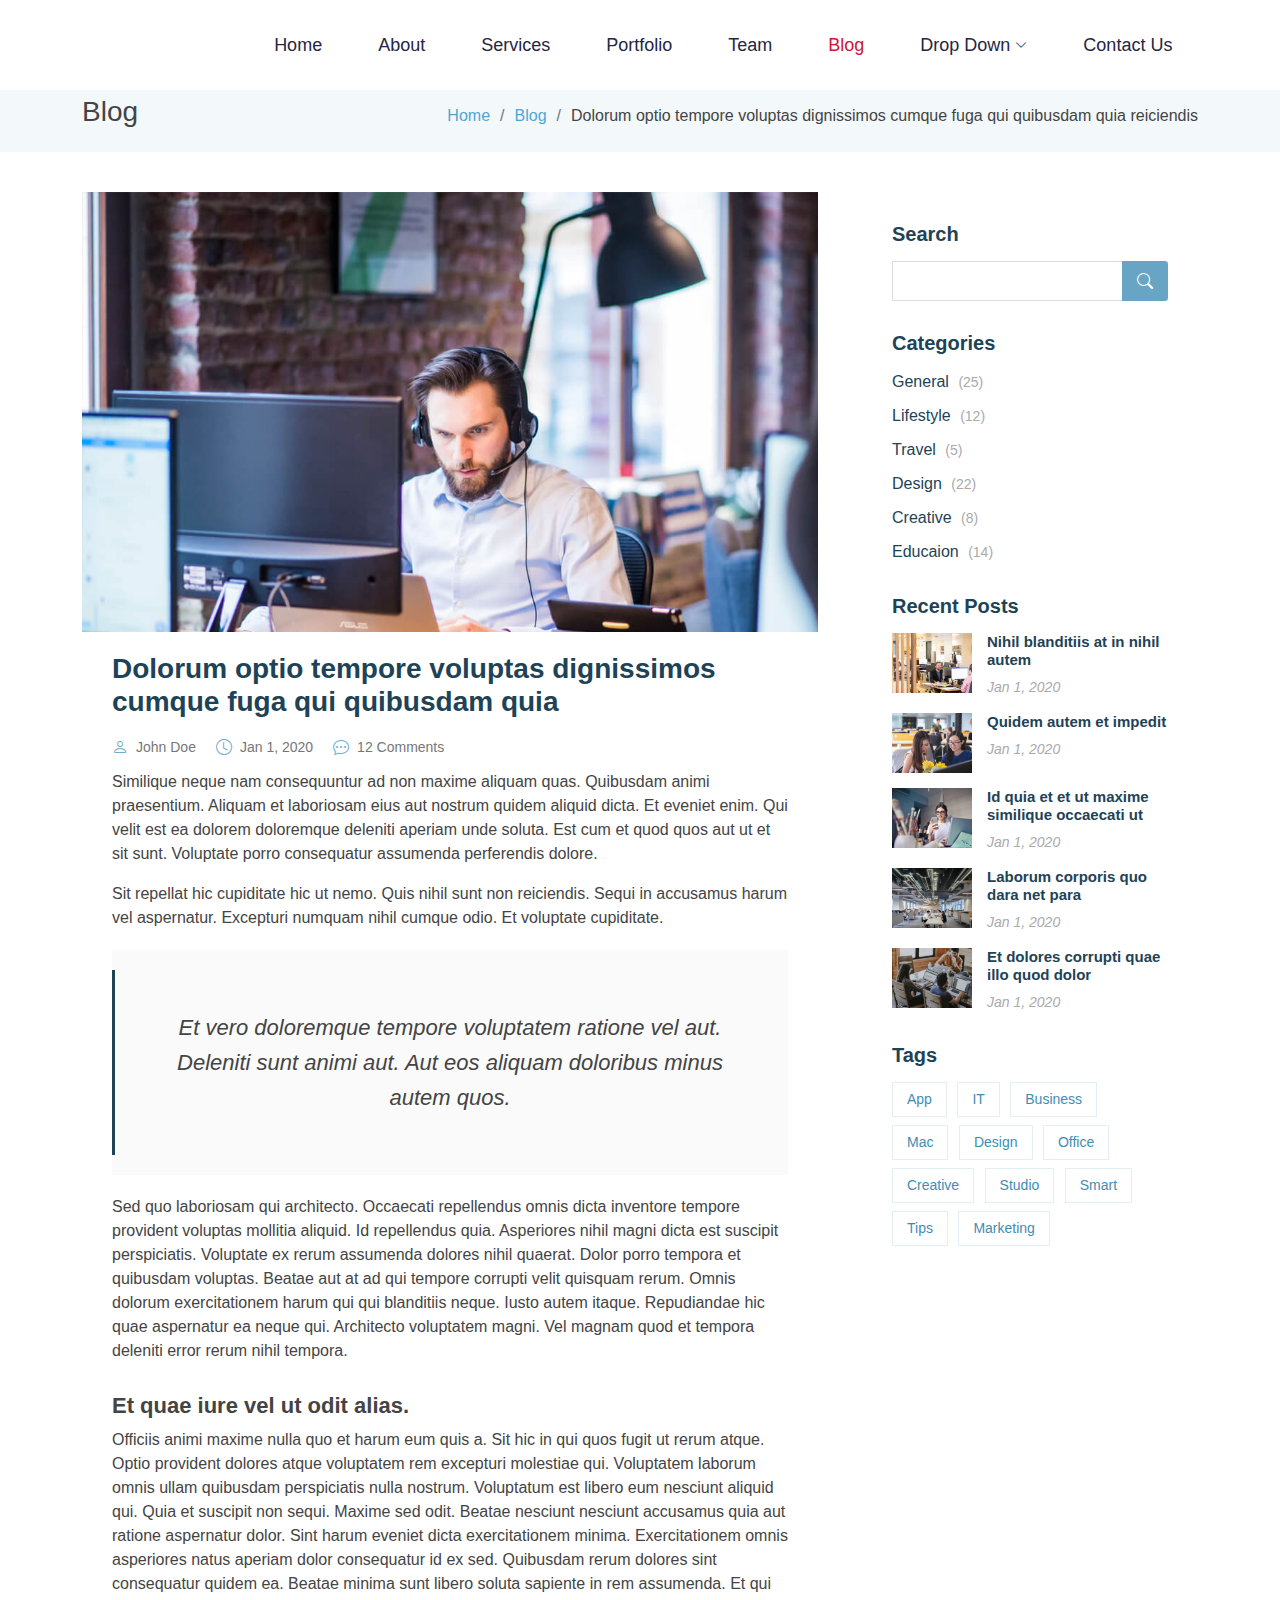
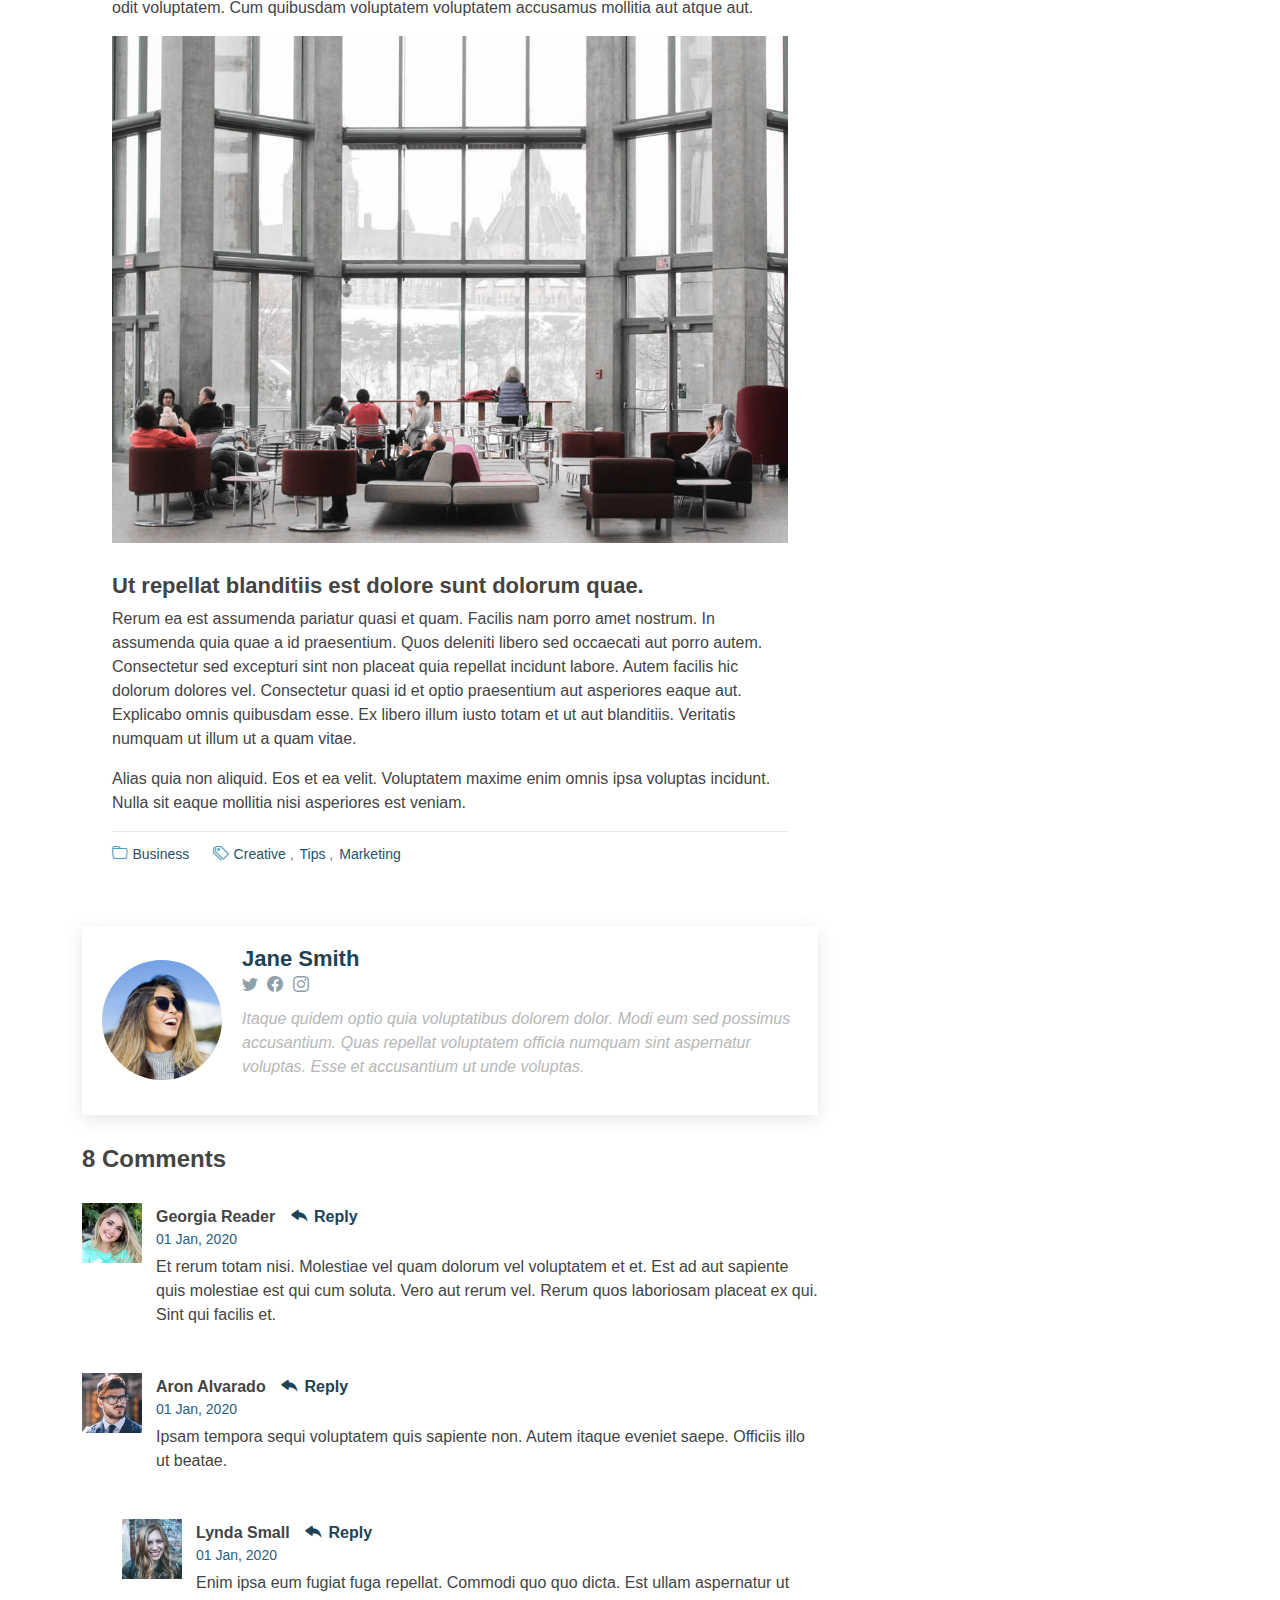
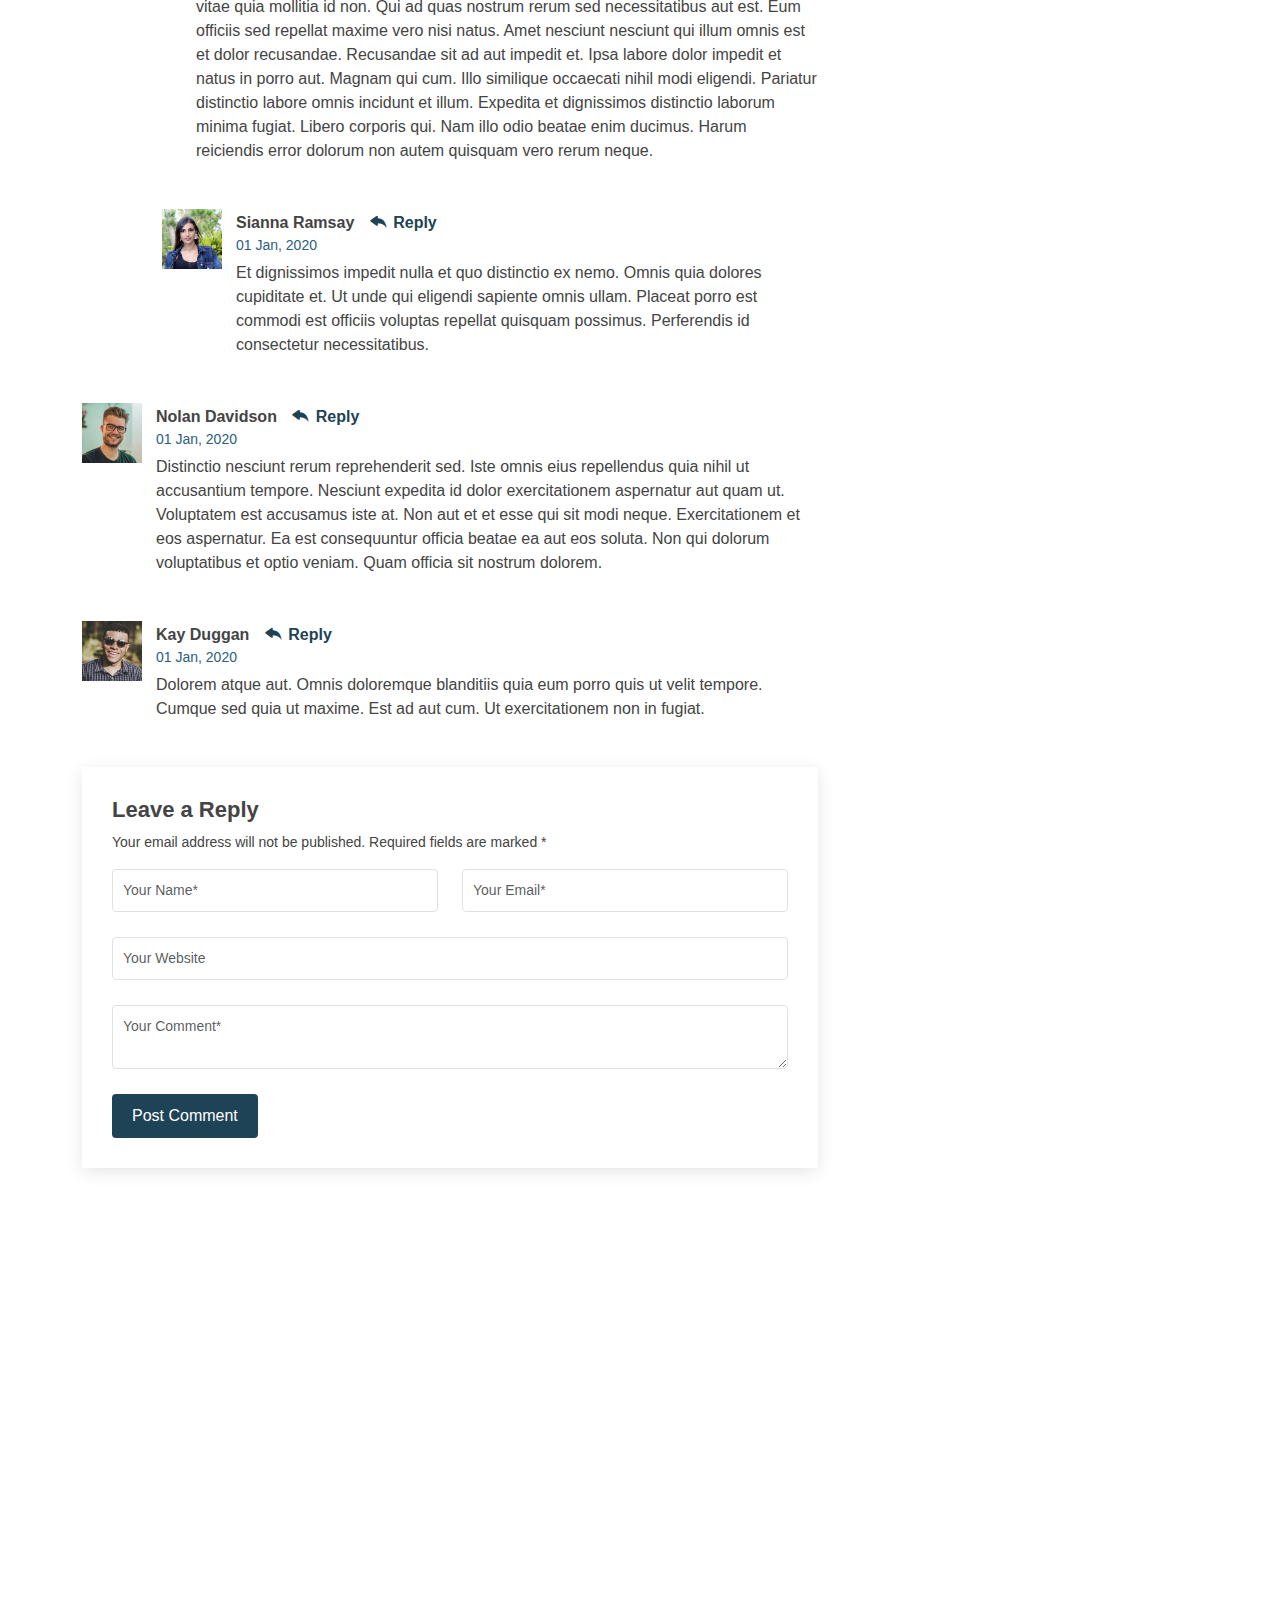
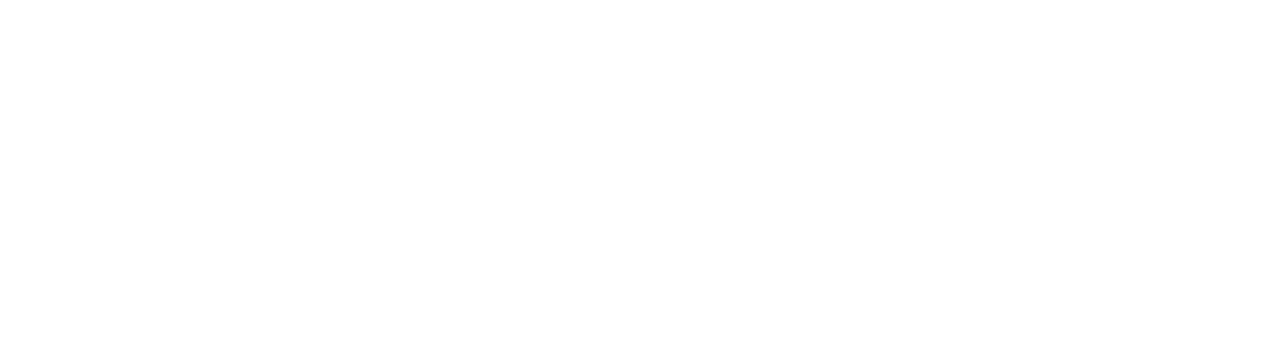
<file: blog-single.html>
<!DOCTYPE html>
<html lang="en">

<head>
  <meta charset="utf-8">
  <meta content="width=device-width, initial-scale=1.0" name="viewport">

  <title>Blog Single - Moderna Bootstrap Template</title>
  <meta content="" name="description">
  <meta content="" name="keywords">

  <!-- Favicons -->
  <link href="static/img/favicon.png" rel="icon">
  <link href="static/img/apple-touch-icon.png" rel="apple-touch-icon">

  <!-- Google Fonts -->
  <link href="https://fonts.googleapis.com/css?family=Open+Sans:300,300i,400,400i,600,600i,700,700i|Roboto:300,300i,400,400i,500,500i,700,700i&display=swap" rel="stylesheet">

  <!-- Vendor CSS Files -->
  <link href="static/vendor/animate.css/animate.min.css" rel="stylesheet">
  <link href="static/vendor/aos/aos.css" rel="stylesheet">
  <link href="static/vendor/bootstrap/css/bootstrap.min.css" rel="stylesheet">
  <link href="static/vendor/bootstrap-icons/bootstrap-icons.css" rel="stylesheet">
  <link href="static/vendor/boxicons/css/boxicons.min.css" rel="stylesheet">
  <link href="static/vendor/glightbox/css/glightbox.min.css" rel="stylesheet">
  <link href="static/vendor/swiper/swiper-bundle.min.css" rel="stylesheet">

  <!-- Template Main CSS File -->
  <link href="static/css/style.css" rel="stylesheet">

  
</head>

<body>

  <!-- ======= Header ======= -->
  <header id="header" class="fixed-top d-flex align-items-center ">
    <div class="container d-flex justify-content-between align-items-center">

      <div class="logo">
        <h1 class="text-light"><a href="index.html"><span>Moderna</span></a></h1>
        <!-- Uncomment below if you prefer to use an image logo -->
        <!-- <a href="index.html"><img src="static/img/logo.png" alt="" class="img-fluid"></a>-->
      </div>

      <nav id="navbar" class="navbar">
        <ul>
          <li><a class="" href="index.html">Home</a></li>
          <li><a href="about.html">About</a></li>
          <li><a href="services.html">Services</a></li>
          <li><a href="portfolio.html">Portfolio</a></li>
          <li><a href="team.html">Team</a></li>
          <li><a class="active" href="blog.html">Blog</a></li>
          <li class="dropdown"><a href="#"><span>Drop Down</span> <i class="bi bi-chevron-down"></i></a>
            <ul>
              <li><a href="#">Drop Down 1</a></li>
              <li class="dropdown"><a href="#"><span>Deep Drop Down</span> <i class="bi bi-chevron-right"></i></a>
                <ul>
                  <li><a href="#">Deep Drop Down 1</a></li>
                  <li><a href="#">Deep Drop Down 2</a></li>
                  <li><a href="#">Deep Drop Down 3</a></li>
                  <li><a href="#">Deep Drop Down 4</a></li>
                  <li><a href="#">Deep Drop Down 5</a></li>
                </ul>
              </li>
              <li><a href="#">Drop Down 2</a></li>
              <li><a href="#">Drop Down 3</a></li>
              <li><a href="#">Drop Down 4</a></li>
            </ul>
          </li>
          <li><a href="contact.html">Contact Us</a></li>
        </ul>
        <i class="bi bi-list mobile-nav-toggle"></i>
      </nav><!-- .navbar -->

    </div>
  </header><!-- End Header -->

  <main id="main">

    <!-- ======= Blog Section ======= -->
    <section class="breadcrumbs">
      <div class="container">

        <div class="d-flex justify-content-between align-items-center">
          <h2>Blog</h2>

          <ol>
            <li><a href="index.html">Home</a></li>
            <li><a href="blog.html">Blog</a></li>
            <li>Dolorum optio tempore voluptas dignissimos cumque fuga qui quibusdam quia reiciendis</li>
          </ol>
        </div>

      </div>
    </section><!-- End Blog Section -->

    <!-- ======= Blog Single Section ======= -->
    <section id="blog" class="blog">
      <div class="container" data-aos="fade-up">

        <div class="row">

          <div class="col-lg-8 entries">

            <article class="entry entry-single">

              <div class="entry-img">
                <img src="static/img/blog/blog-1.jpg" alt="" class="img-fluid">
              </div>

              <h2 class="entry-title">
                <a href="blog-single.html">Dolorum optio tempore voluptas dignissimos cumque fuga qui quibusdam quia</a>
              </h2>

              <div class="entry-meta">
                <ul>
                  <li class="d-flex align-items-center"><i class="bi bi-person"></i> <a href="blog-single.html">John Doe</a></li>
                  <li class="d-flex align-items-center"><i class="bi bi-clock"></i> <a href="blog-single.html"><time datetime="2020-01-01">Jan 1, 2020</time></a></li>
                  <li class="d-flex align-items-center"><i class="bi bi-chat-dots"></i> <a href="blog-single.html">12 Comments</a></li>
                </ul>
              </div>

              <div class="entry-content">
                <p>
                  Similique neque nam consequuntur ad non maxime aliquam quas. Quibusdam animi praesentium. Aliquam et laboriosam eius aut nostrum quidem aliquid dicta.
                  Et eveniet enim. Qui velit est ea dolorem doloremque deleniti aperiam unde soluta. Est cum et quod quos aut ut et sit sunt. Voluptate porro consequatur assumenda perferendis dolore.
                </p>

                <p>
                  Sit repellat hic cupiditate hic ut nemo. Quis nihil sunt non reiciendis. Sequi in accusamus harum vel aspernatur. Excepturi numquam nihil cumque odio. Et voluptate cupiditate.
                </p>

                <blockquote>
                  <p>
                    Et vero doloremque tempore voluptatem ratione vel aut. Deleniti sunt animi aut. Aut eos aliquam doloribus minus autem quos.
                  </p>
                </blockquote>

                <p>
                  Sed quo laboriosam qui architecto. Occaecati repellendus omnis dicta inventore tempore provident voluptas mollitia aliquid. Id repellendus quia. Asperiores nihil magni dicta est suscipit perspiciatis. Voluptate ex rerum assumenda dolores nihil quaerat.
                  Dolor porro tempora et quibusdam voluptas. Beatae aut at ad qui tempore corrupti velit quisquam rerum. Omnis dolorum exercitationem harum qui qui blanditiis neque.
                  Iusto autem itaque. Repudiandae hic quae aspernatur ea neque qui. Architecto voluptatem magni. Vel magnam quod et tempora deleniti error rerum nihil tempora.
                </p>

                <h3>Et quae iure vel ut odit alias.</h3>
                <p>
                  Officiis animi maxime nulla quo et harum eum quis a. Sit hic in qui quos fugit ut rerum atque. Optio provident dolores atque voluptatem rem excepturi molestiae qui. Voluptatem laborum omnis ullam quibusdam perspiciatis nulla nostrum. Voluptatum est libero eum nesciunt aliquid qui.
                  Quia et suscipit non sequi. Maxime sed odit. Beatae nesciunt nesciunt accusamus quia aut ratione aspernatur dolor. Sint harum eveniet dicta exercitationem minima. Exercitationem omnis asperiores natus aperiam dolor consequatur id ex sed. Quibusdam rerum dolores sint consequatur quidem ea.
                  Beatae minima sunt libero soluta sapiente in rem assumenda. Et qui odit voluptatem. Cum quibusdam voluptatem voluptatem accusamus mollitia aut atque aut.
                </p>
                <img src="static/img/blog/blog-inside-post.jpg" class="img-fluid" alt="">

                <h3>Ut repellat blanditiis est dolore sunt dolorum quae.</h3>
                <p>
                  Rerum ea est assumenda pariatur quasi et quam. Facilis nam porro amet nostrum. In assumenda quia quae a id praesentium. Quos deleniti libero sed occaecati aut porro autem. Consectetur sed excepturi sint non placeat quia repellat incidunt labore. Autem facilis hic dolorum dolores vel.
                  Consectetur quasi id et optio praesentium aut asperiores eaque aut. Explicabo omnis quibusdam esse. Ex libero illum iusto totam et ut aut blanditiis. Veritatis numquam ut illum ut a quam vitae.
                </p>
                <p>
                  Alias quia non aliquid. Eos et ea velit. Voluptatem maxime enim omnis ipsa voluptas incidunt. Nulla sit eaque mollitia nisi asperiores est veniam.
                </p>

              </div>

              <div class="entry-footer">
                <i class="bi bi-folder"></i>
                <ul class="cats">
                  <li><a href="#">Business</a></li>
                </ul>

                <i class="bi bi-tags"></i>
                <ul class="tags">
                  <li><a href="#">Creative</a></li>
                  <li><a href="#">Tips</a></li>
                  <li><a href="#">Marketing</a></li>
                </ul>
              </div>

            </article><!-- End blog entry -->

            <div class="blog-author d-flex align-items-center">
              <img src="static/img/blog/blog-author.jpg" class="rounded-circle float-left" alt="">
              <div>
                <h4>Jane Smith</h4>
                <div class="social-links">
                  <a href="https://twitters.com/#"><i class="bi bi-twitter"></i></a>
                  <a href="https://facebook.com/#"><i class="bi bi-facebook"></i></a>
                  <a href="https://instagram.com/#"><i class="biu bi-instagram"></i></a>
                </div>
                <p>
                  Itaque quidem optio quia voluptatibus dolorem dolor. Modi eum sed possimus accusantium. Quas repellat voluptatem officia numquam sint aspernatur voluptas. Esse et accusantium ut unde voluptas.
                </p>
              </div>
            </div><!-- End blog author bio -->

            <div class="blog-comments">

              <h4 class="comments-count">8 Comments</h4>

              <div id="comment-1" class="comment">
                <div class="d-flex">
                  <div class="comment-img"><img src="static/img/blog/comments-1.jpg" alt=""></div>
                  <div>
                    <h5><a href="">Georgia Reader</a> <a href="#" class="reply"><i class="bi bi-reply-fill"></i> Reply</a></h5>
                    <time datetime="2020-01-01">01 Jan, 2020</time>
                    <p>
                      Et rerum totam nisi. Molestiae vel quam dolorum vel voluptatem et et. Est ad aut sapiente quis molestiae est qui cum soluta.
                      Vero aut rerum vel. Rerum quos laboriosam placeat ex qui. Sint qui facilis et.
                    </p>
                  </div>
                </div>
              </div><!-- End comment #1 -->

              <div id="comment-2" class="comment">
                <div class="d-flex">
                  <div class="comment-img"><img src="static/img/blog/comments-2.jpg" alt=""></div>
                  <div>
                    <h5><a href="">Aron Alvarado</a> <a href="#" class="reply"><i class="bi bi-reply-fill"></i> Reply</a></h5>
                    <time datetime="2020-01-01">01 Jan, 2020</time>
                    <p>
                      Ipsam tempora sequi voluptatem quis sapiente non. Autem itaque eveniet saepe. Officiis illo ut beatae.
                    </p>
                  </div>
                </div>

                <div id="comment-reply-1" class="comment comment-reply">
                  <div class="d-flex">
                    <div class="comment-img"><img src="static/img/blog/comments-3.jpg" alt=""></div>
                    <div>
                      <h5><a href="">Lynda Small</a> <a href="#" class="reply"><i class="bi bi-reply-fill"></i> Reply</a></h5>
                      <time datetime="2020-01-01">01 Jan, 2020</time>
                      <p>
                        Enim ipsa eum fugiat fuga repellat. Commodi quo quo dicta. Est ullam aspernatur ut vitae quia mollitia id non. Qui ad quas nostrum rerum sed necessitatibus aut est. Eum officiis sed repellat maxime vero nisi natus. Amet nesciunt nesciunt qui illum omnis est et dolor recusandae.

                        Recusandae sit ad aut impedit et. Ipsa labore dolor impedit et natus in porro aut. Magnam qui cum. Illo similique occaecati nihil modi eligendi. Pariatur distinctio labore omnis incidunt et illum. Expedita et dignissimos distinctio laborum minima fugiat.

                        Libero corporis qui. Nam illo odio beatae enim ducimus. Harum reiciendis error dolorum non autem quisquam vero rerum neque.
                      </p>
                    </div>
                  </div>

                  <div id="comment-reply-2" class="comment comment-reply">
                    <div class="d-flex">
                      <div class="comment-img"><img src="static/img/blog/comments-4.jpg" alt=""></div>
                      <div>
                        <h5><a href="">Sianna Ramsay</a> <a href="#" class="reply"><i class="bi bi-reply-fill"></i> Reply</a></h5>
                        <time datetime="2020-01-01">01 Jan, 2020</time>
                        <p>
                          Et dignissimos impedit nulla et quo distinctio ex nemo. Omnis quia dolores cupiditate et. Ut unde qui eligendi sapiente omnis ullam. Placeat porro est commodi est officiis voluptas repellat quisquam possimus. Perferendis id consectetur necessitatibus.
                        </p>
                      </div>
                    </div>

                  </div><!-- End comment reply #2-->

                </div><!-- End comment reply #1-->

              </div><!-- End comment #2-->

              <div id="comment-3" class="comment">
                <div class="d-flex">
                  <div class="comment-img"><img src="static/img/blog/comments-5.jpg" alt=""></div>
                  <div>
                    <h5><a href="">Nolan Davidson</a> <a href="#" class="reply"><i class="bi bi-reply-fill"></i> Reply</a></h5>
                    <time datetime="2020-01-01">01 Jan, 2020</time>
                    <p>
                      Distinctio nesciunt rerum reprehenderit sed. Iste omnis eius repellendus quia nihil ut accusantium tempore. Nesciunt expedita id dolor exercitationem aspernatur aut quam ut. Voluptatem est accusamus iste at.
                      Non aut et et esse qui sit modi neque. Exercitationem et eos aspernatur. Ea est consequuntur officia beatae ea aut eos soluta. Non qui dolorum voluptatibus et optio veniam. Quam officia sit nostrum dolorem.
                    </p>
                  </div>
                </div>

              </div><!-- End comment #3 -->

              <div id="comment-4" class="comment">
                <div class="d-flex">
                  <div class="comment-img"><img src="static/img/blog/comments-6.jpg" alt=""></div>
                  <div>
                    <h5><a href="">Kay Duggan</a> <a href="#" class="reply"><i class="bi bi-reply-fill"></i> Reply</a></h5>
                    <time datetime="2020-01-01">01 Jan, 2020</time>
                    <p>
                      Dolorem atque aut. Omnis doloremque blanditiis quia eum porro quis ut velit tempore. Cumque sed quia ut maxime. Est ad aut cum. Ut exercitationem non in fugiat.
                    </p>
                  </div>
                </div>

              </div><!-- End comment #4 -->

              <div class="reply-form">
                <h4>Leave a Reply</h4>
                <p>Your email address will not be published. Required fields are marked * </p>
                <form action="">
                  <div class="row">
                    <div class="col-md-6 form-group">
                      <input name="name" type="text" class="form-control" placeholder="Your Name*">
                    </div>
                    <div class="col-md-6 form-group">
                      <input name="email" type="text" class="form-control" placeholder="Your Email*">
                    </div>
                  </div>
                  <div class="row">
                    <div class="col form-group">
                      <input name="website" type="text" class="form-control" placeholder="Your Website">
                    </div>
                  </div>
                  <div class="row">
                    <div class="col form-group">
                      <textarea name="comment" class="form-control" placeholder="Your Comment*"></textarea>
                    </div>
                  </div>
                  <button type="submit" class="btn btn-primary">Post Comment</button>

                </form>

              </div>

            </div><!-- End blog comments -->

          </div><!-- End blog entries list -->

          <div class="col-lg-4">

            <div class="sidebar">

              <h3 class="sidebar-title">Search</h3>
              <div class="sidebar-item search-form">
                <form action="">
                  <input type="text">
                  <button type="submit"><i class="bi bi-search"></i></button>
                </form>
              </div><!-- End sidebar search formn-->

              <h3 class="sidebar-title">Categories</h3>
              <div class="sidebar-item categories">
                <ul>
                  <li><a href="#">General <span>(25)</span></a></li>
                  <li><a href="#">Lifestyle <span>(12)</span></a></li>
                  <li><a href="#">Travel <span>(5)</span></a></li>
                  <li><a href="#">Design <span>(22)</span></a></li>
                  <li><a href="#">Creative <span>(8)</span></a></li>
                  <li><a href="#">Educaion <span>(14)</span></a></li>
                </ul>
              </div><!-- End sidebar categories-->

              <h3 class="sidebar-title">Recent Posts</h3>
              <div class="sidebar-item recent-posts">
                <div class="post-item clearfix">
                  <img src="static/img/blog/blog-recent-1.jpg" alt="">
                  <h4><a href="blog-single.html">Nihil blanditiis at in nihil autem</a></h4>
                  <time datetime="2020-01-01">Jan 1, 2020</time>
                </div>

                <div class="post-item clearfix">
                  <img src="static/img/blog/blog-recent-2.jpg" alt="">
                  <h4><a href="blog-single.html">Quidem autem et impedit</a></h4>
                  <time datetime="2020-01-01">Jan 1, 2020</time>
                </div>

                <div class="post-item clearfix">
                  <img src="static/img/blog/blog-recent-3.jpg" alt="">
                  <h4><a href="blog-single.html">Id quia et et ut maxime similique occaecati ut</a></h4>
                  <time datetime="2020-01-01">Jan 1, 2020</time>
                </div>

                <div class="post-item clearfix">
                  <img src="static/img/blog/blog-recent-4.jpg" alt="">
                  <h4><a href="blog-single.html">Laborum corporis quo dara net para</a></h4>
                  <time datetime="2020-01-01">Jan 1, 2020</time>
                </div>

                <div class="post-item clearfix">
                  <img src="static/img/blog/blog-recent-5.jpg" alt="">
                  <h4><a href="blog-single.html">Et dolores corrupti quae illo quod dolor</a></h4>
                  <time datetime="2020-01-01">Jan 1, 2020</time>
                </div>

              </div><!-- End sidebar recent posts-->

              <h3 class="sidebar-title">Tags</h3>
              <div class="sidebar-item tags">
                <ul>
                  <li><a href="#">App</a></li>
                  <li><a href="#">IT</a></li>
                  <li><a href="#">Business</a></li>
                  <li><a href="#">Mac</a></li>
                  <li><a href="#">Design</a></li>
                  <li><a href="#">Office</a></li>
                  <li><a href="#">Creative</a></li>
                  <li><a href="#">Studio</a></li>
                  <li><a href="#">Smart</a></li>
                  <li><a href="#">Tips</a></li>
                  <li><a href="#">Marketing</a></li>
                </ul>
              </div><!-- End sidebar tags-->

            </div><!-- End sidebar -->

          </div><!-- End blog sidebar -->

        </div>

      </div>
    </section><!-- End Blog Single Section -->

  </main><!-- End #main -->

  <!-- ======= Footer ======= -->
  <footer id="footer" data-aos="fade-up" data-aos-easing="ease-in-out" data-aos-duration="500">

    <div class="footer-newsletter">
      <div class="container">
        <div class="row">
          <div class="col-lg-6">
            <h4>Our Newsletter</h4>
            <p>Tamen quem nulla quae legam multos aute sint culpa legam noster magna</p>
          </div>
          <div class="col-lg-6">
            <form action="" method="post">
              <input type="email" name="email"><input type="submit" value="Subscribe">
            </form>
          </div>
        </div>
      </div>
    </div>

    <div class="footer-top">
      <div class="container">
        <div class="row">

          <div class="col-lg-3 col-md-6 footer-links">
            <h4>Useful Links</h4>
            <ul>
              <li><i class="bx bx-chevron-right"></i> <a href="#">Home</a></li>
              <li><i class="bx bx-chevron-right"></i> <a href="#">About us</a></li>
              <li><i class="bx bx-chevron-right"></i> <a href="#">Services</a></li>
              <li><i class="bx bx-chevron-right"></i> <a href="#">Terms of service</a></li>
              <li><i class="bx bx-chevron-right"></i> <a href="#">Privacy policy</a></li>
            </ul>
          </div>

          <div class="col-lg-3 col-md-6 footer-links">
            <h4>Our Services</h4>
            <ul>
              <li><i class="bx bx-chevron-right"></i> <a href="#">Web Design</a></li>
              <li><i class="bx bx-chevron-right"></i> <a href="#">Web Development</a></li>
              <li><i class="bx bx-chevron-right"></i> <a href="#">Product Management</a></li>
              <li><i class="bx bx-chevron-right"></i> <a href="#">Marketing</a></li>
              <li><i class="bx bx-chevron-right"></i> <a href="#">Graphic Design</a></li>
            </ul>
          </div>

          <div class="col-lg-3 col-md-6 footer-contact">
            <h4>Contact Us</h4>
            <p>
              A108 Adam Street <br>
              New York, NY 535022<br>
              United States <br><br>
              <strong>Phone:</strong> +1 5589 55488 55<br>
              <strong>Email:</strong> info@example.com<br>
            </p>

          </div>

          <div class="col-lg-3 col-md-6 footer-info">
            <h3>About Moderna</h3>
            <p>Cras fermentum odio eu feugiat lide par naso tierra. Justo eget nada terra videa magna derita valies darta donna mare fermentum iaculis eu non diam phasellus.</p>
            <div class="social-links mt-3">
              <a href="#" class="twitter"><i class="bx bxl-twitter"></i></a>
              <a href="#" class="facebook"><i class="bx bxl-facebook"></i></a>
              <a href="#" class="instagram"><i class="bx bxl-instagram"></i></a>
              <a href="#" class="linkedin"><i class="bx bxl-linkedin"></i></a>
            </div>
          </div>

        </div>
      </div>
    </div>

    <div class="container">
      <div class="copyright">
        &copy; Copyright <strong><span>Moderna</span></strong>. All Rights Reserved
      </div>
      <div class="credits">
        
        Designed by <a href="https://bootstrapmade.com/">BootstrapMade</a>
      </div>
    </div>
  </footer><!-- End Footer -->

  <a href="#" class="back-to-top d-flex align-items-center justify-content-center"><i class="bi bi-arrow-up-short"></i></a>

  <!-- Vendor JS Files -->
  <script src="static/vendor/purecounter/purecounter_vanilla.js"></script>
  <script src="static/vendor/aos/aos.js"></script>
  <script src="static/vendor/bootstrap/js/bootstrap.bundle.min.js"></script>
  <script src="static/vendor/glightbox/js/glightbox.min.js"></script>
  <script src="static/vendor/isotope-layout/isotope.pkgd.min.js"></script>
  <script src="static/vendor/swiper/swiper-bundle.min.js"></script>
  <script src="static/vendor/waypoints/noframework.waypoints.js"></script>
  <script src="static/vendor/php-email-form/validate.js"></script>

  <!-- Template Main JS File -->
  <script src="static/js/main.js"></script>

</body>

</html>
</file>
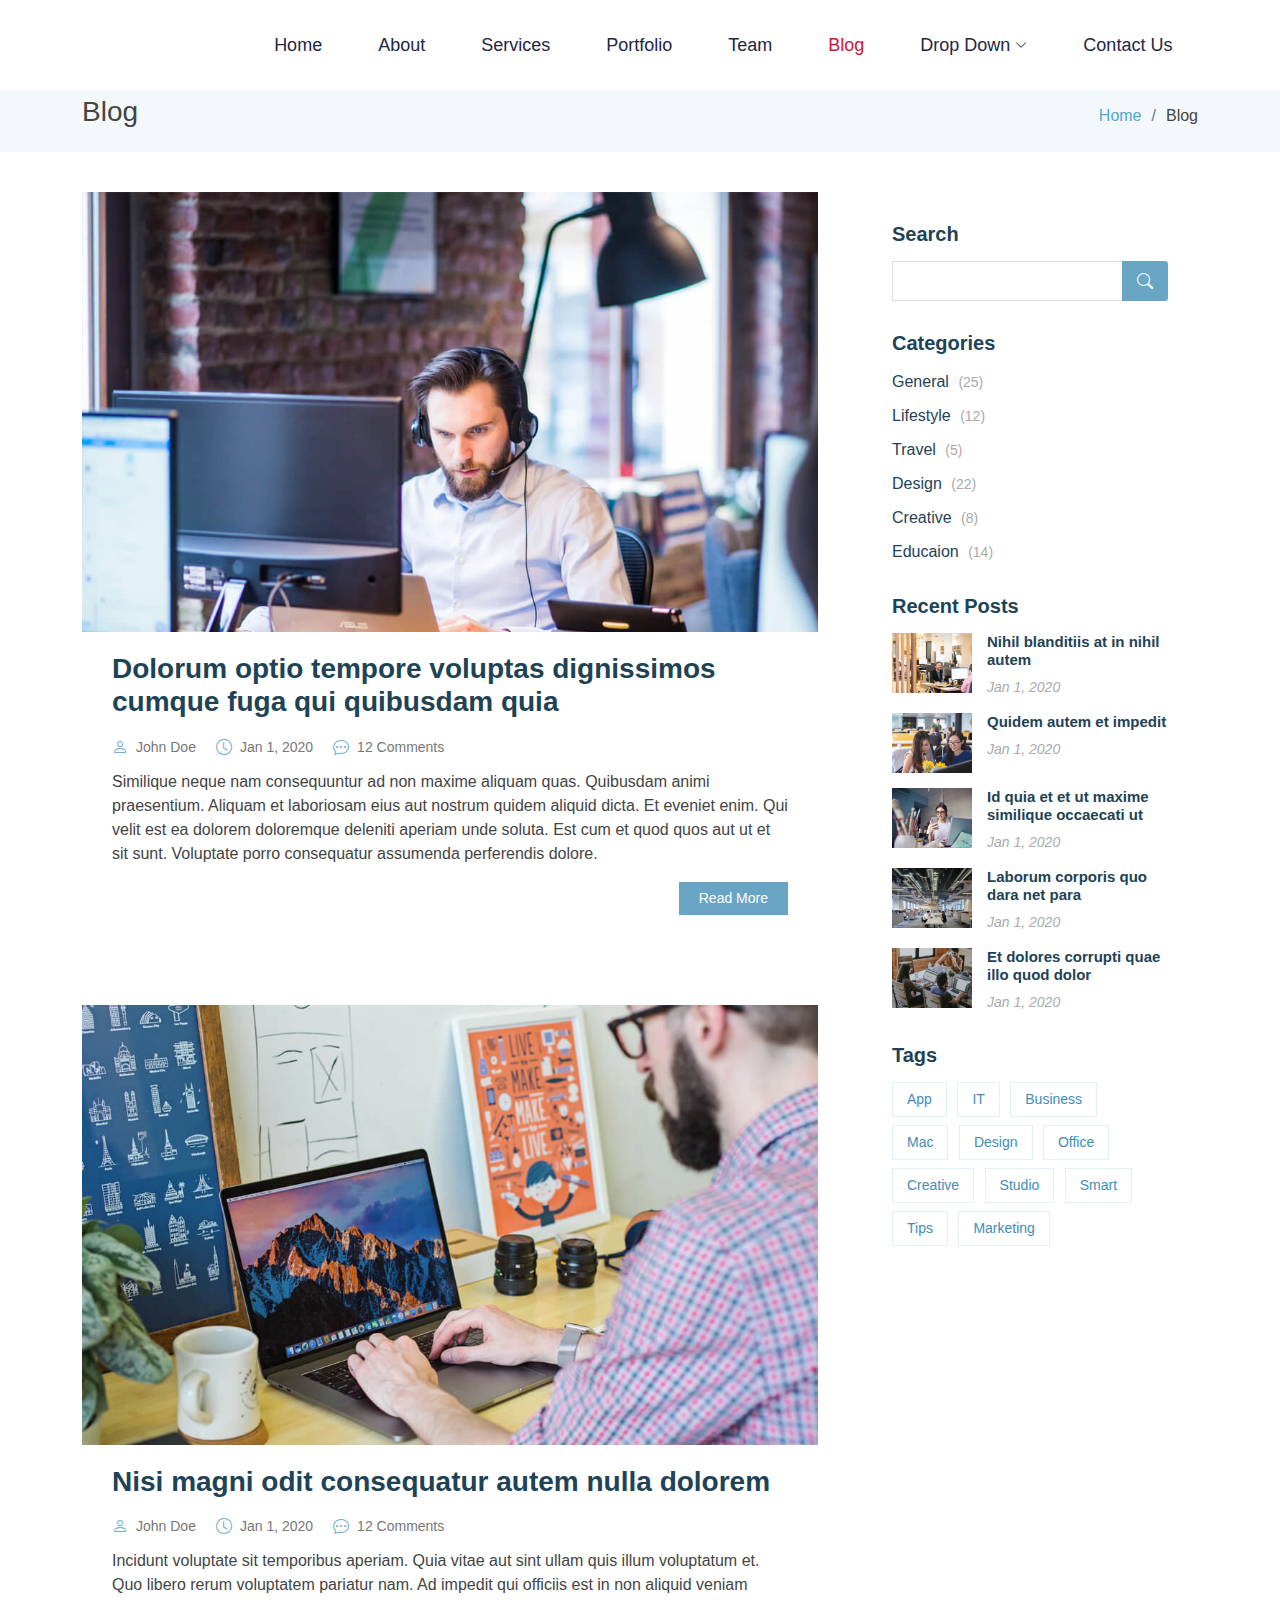
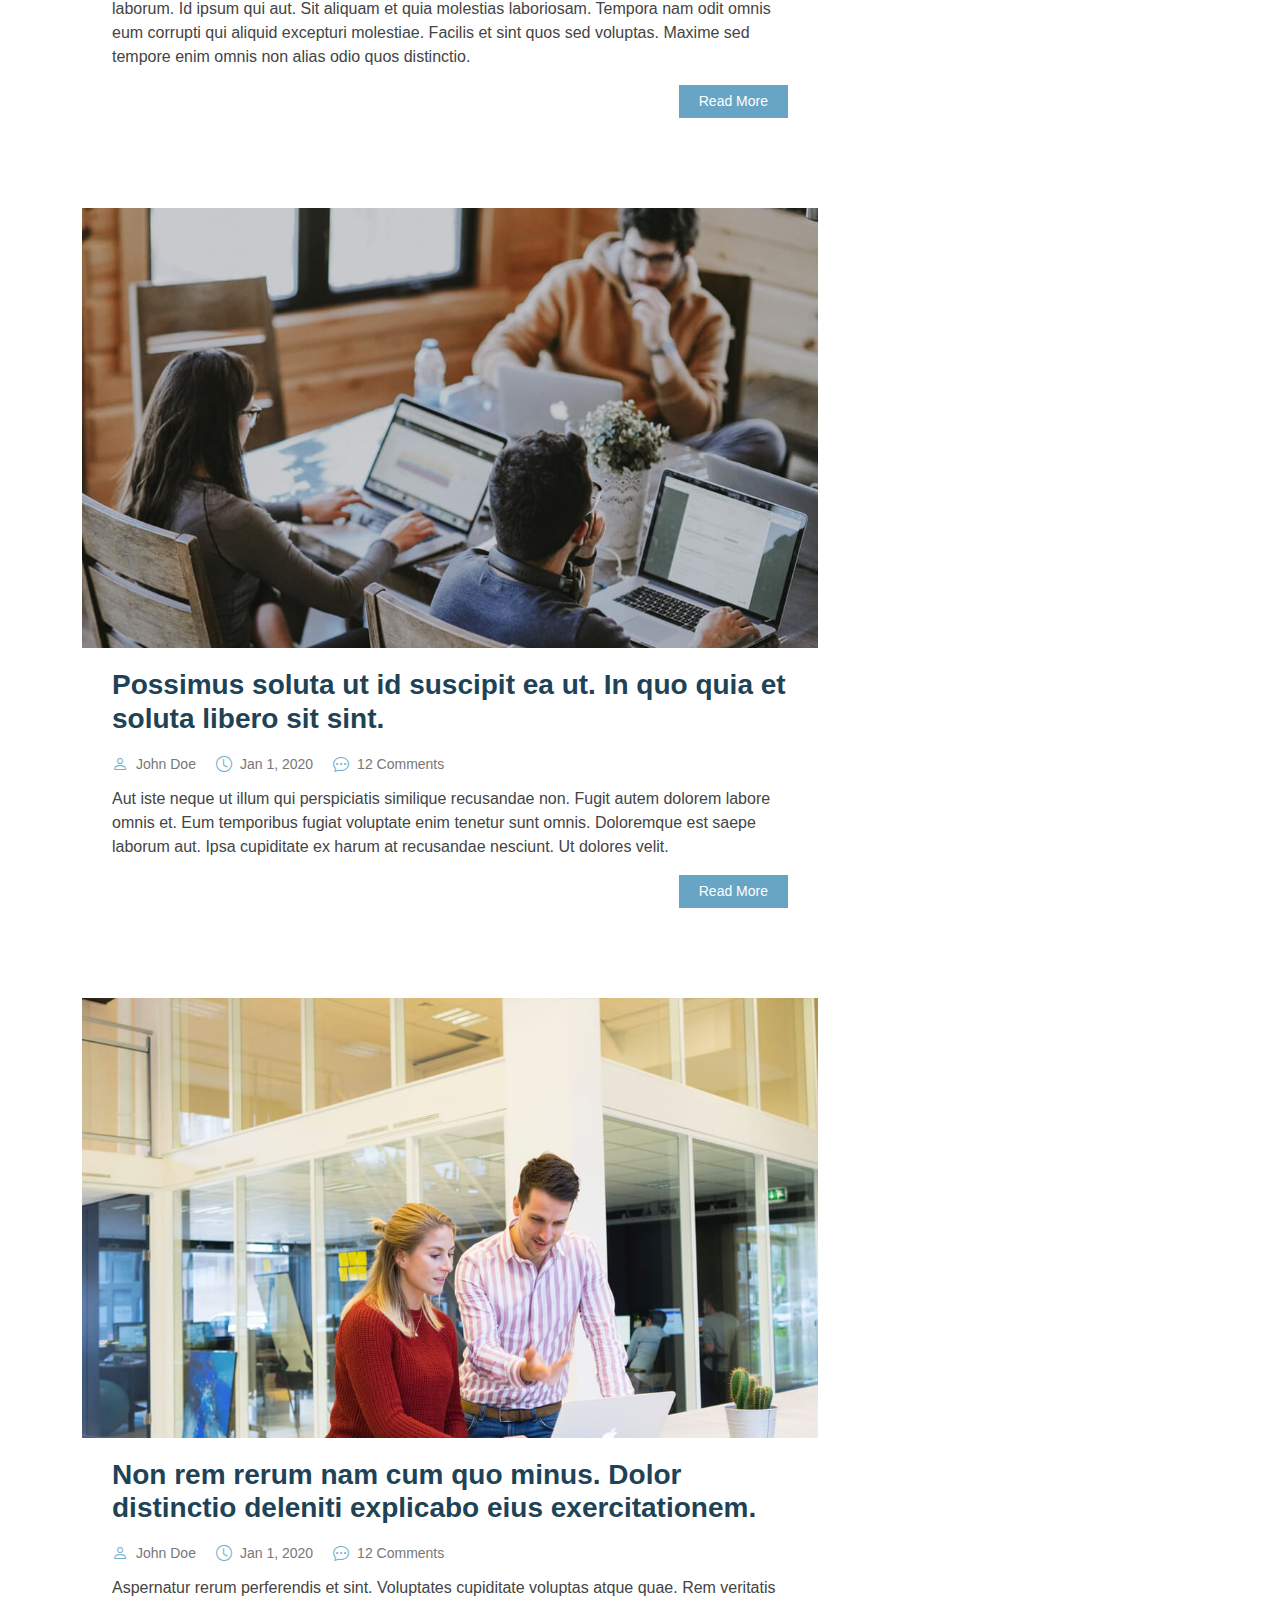
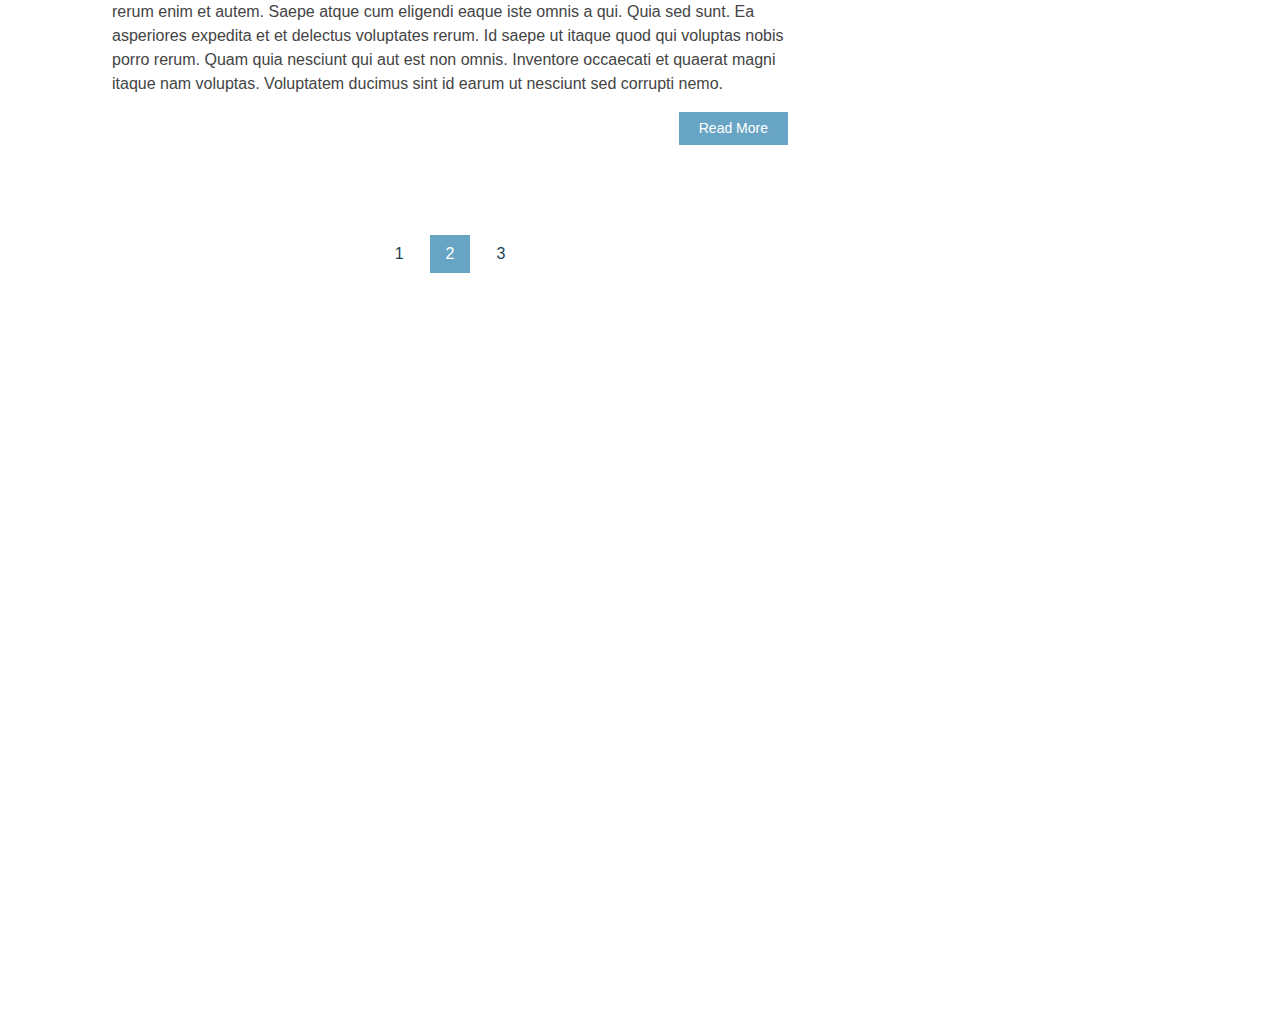
<file: blog.html>
<!DOCTYPE html>
<html lang="en">

<head>
  <meta charset="utf-8">
  <meta content="width=device-width, initial-scale=1.0" name="viewport">

  <title>Blog - Moderna Bootstrap Template</title>
  <meta content="" name="description">
  <meta content="" name="keywords">

  <!-- Favicons -->
  <link href="static/img/favicon.png" rel="icon">
  <link href="static/img/apple-touch-icon.png" rel="apple-touch-icon">

  <!-- Google Fonts -->
  <link href="https://fonts.googleapis.com/css?family=Open+Sans:300,300i,400,400i,600,600i,700,700i|Roboto:300,300i,400,400i,500,500i,700,700i&display=swap" rel="stylesheet">

  <!-- Vendor CSS Files -->
  <link href="static/vendor/animate.css/animate.min.css" rel="stylesheet">
  <link href="static/vendor/aos/aos.css" rel="stylesheet">
  <link href="static/vendor/bootstrap/css/bootstrap.min.css" rel="stylesheet">
  <link href="static/vendor/bootstrap-icons/bootstrap-icons.css" rel="stylesheet">
  <link href="static/vendor/boxicons/css/boxicons.min.css" rel="stylesheet">
  <link href="static/vendor/glightbox/css/glightbox.min.css" rel="stylesheet">
  <link href="static/vendor/swiper/swiper-bundle.min.css" rel="stylesheet">

  <!-- Template Main CSS File -->
  <link href="static/css/style.css" rel="stylesheet">

  
</head>

<body>

  <!-- ======= Header ======= -->
  <header id="header" class="fixed-top d-flex align-items-center ">
    <div class="container d-flex justify-content-between align-items-center">

      <div class="logo">
        <h1 class="text-light"><a href="index.html"><span>Moderna</span></a></h1>
        <!-- Uncomment below if you prefer to use an image logo -->
        <!-- <a href="index.html"><img src="static/img/logo.png" alt="" class="img-fluid"></a>-->
      </div>

      <nav id="navbar" class="navbar">
        <ul>
          <li><a class="" href="index.html">Home</a></li>
          <li><a href="about.html">About</a></li>
          <li><a href="services.html">Services</a></li>
          <li><a href="portfolio.html">Portfolio</a></li>
          <li><a href="team.html">Team</a></li>
          <li><a class="active" href="blog.html">Blog</a></li>
          <li class="dropdown"><a href="#"><span>Drop Down</span> <i class="bi bi-chevron-down"></i></a>
            <ul>
              <li><a href="#">Drop Down 1</a></li>
              <li class="dropdown"><a href="#"><span>Deep Drop Down</span> <i class="bi bi-chevron-right"></i></a>
                <ul>
                  <li><a href="#">Deep Drop Down 1</a></li>
                  <li><a href="#">Deep Drop Down 2</a></li>
                  <li><a href="#">Deep Drop Down 3</a></li>
                  <li><a href="#">Deep Drop Down 4</a></li>
                  <li><a href="#">Deep Drop Down 5</a></li>
                </ul>
              </li>
              <li><a href="#">Drop Down 2</a></li>
              <li><a href="#">Drop Down 3</a></li>
              <li><a href="#">Drop Down 4</a></li>
            </ul>
          </li>
          <li><a href="contact.html">Contact Us</a></li>
        </ul>
        <i class="bi bi-list mobile-nav-toggle"></i>
      </nav><!-- .navbar -->

    </div>
  </header><!-- End Header -->

  <main id="main">

    <!-- ======= Blog Section ======= -->
    <section class="breadcrumbs">
      <div class="container">

        <div class="d-flex justify-content-between align-items-center">
          <h2>Blog</h2>

          <ol>
            <li><a href="index.html">Home</a></li>
            <li>Blog</li>
          </ol>
        </div>

      </div>
    </section><!-- End Blog Section -->

    <!-- ======= Blog Section ======= -->
    <section id="blog" class="blog">
      <div class="container" data-aos="fade-up">

        <div class="row">

          <div class="col-lg-8 entries">

            <article class="entry">

              <div class="entry-img">
                <img src="static/img/blog/blog-1.jpg" alt="" class="img-fluid">
              </div>

              <h2 class="entry-title">
                <a href="blog-single.html">Dolorum optio tempore voluptas dignissimos cumque fuga qui quibusdam quia</a>
              </h2>

              <div class="entry-meta">
                <ul>
                  <li class="d-flex align-items-center"><i class="bi bi-person"></i> <a href="blog-single.html">John Doe</a></li>
                  <li class="d-flex align-items-center"><i class="bi bi-clock"></i> <a href="blog-single.html"><time datetime="2020-01-01">Jan 1, 2020</time></a></li>
                  <li class="d-flex align-items-center"><i class="bi bi-chat-dots"></i> <a href="blog-single.html">12 Comments</a></li>
                </ul>
              </div>

              <div class="entry-content">
                <p>
                  Similique neque nam consequuntur ad non maxime aliquam quas. Quibusdam animi praesentium. Aliquam et laboriosam eius aut nostrum quidem aliquid dicta.
                  Et eveniet enim. Qui velit est ea dolorem doloremque deleniti aperiam unde soluta. Est cum et quod quos aut ut et sit sunt. Voluptate porro consequatur assumenda perferendis dolore.
                </p>
                <div class="read-more">
                  <a href="blog-single.html">Read More</a>
                </div>
              </div>

            </article><!-- End blog entry -->

            <article class="entry">

              <div class="entry-img">
                <img src="static/img/blog/blog-2.jpg" alt="" class="img-fluid">
              </div>

              <h2 class="entry-title">
                <a href="blog-single.html">Nisi magni odit consequatur autem nulla dolorem</a>
              </h2>

              <div class="entry-meta">
                <ul>
                  <li class="d-flex align-items-center"><i class="bi bi-person"></i> <a href="blog-single.html">John Doe</a></li>
                  <li class="d-flex align-items-center"><i class="bi bi-clock"></i> <a href="blog-single.html"><time datetime="2020-01-01">Jan 1, 2020</time></a></li>
                  <li class="d-flex align-items-center"><i class="bi bi-chat-dots"></i> <a href="blog-single.html">12 Comments</a></li>
                </ul>
              </div>

              <div class="entry-content">
                <p>
                  Incidunt voluptate sit temporibus aperiam. Quia vitae aut sint ullam quis illum voluptatum et. Quo libero rerum voluptatem pariatur nam.
                  Ad impedit qui officiis est in non aliquid veniam laborum. Id ipsum qui aut. Sit aliquam et quia molestias laboriosam. Tempora nam odit omnis eum corrupti qui aliquid excepturi molestiae. Facilis et sint quos sed voluptas. Maxime sed tempore enim omnis non alias odio quos distinctio.
                </p>
                <div class="read-more">
                  <a href="blog-single.html">Read More</a>
                </div>
              </div>

            </article><!-- End blog entry -->

            <article class="entry">

              <div class="entry-img">
                <img src="static/img/blog/blog-3.jpg" alt="" class="img-fluid">
              </div>

              <h2 class="entry-title">
                <a href="blog-single.html">Possimus soluta ut id suscipit ea ut. In quo quia et soluta libero sit sint.</a>
              </h2>

              <div class="entry-meta">
                <ul>
                  <li class="d-flex align-items-center"><i class="bi bi-person"></i> <a href="blog-single.html">John Doe</a></li>
                  <li class="d-flex align-items-center"><i class="bi bi-clock"></i> <a href="blog-single.html"><time datetime="2020-01-01">Jan 1, 2020</time></a></li>
                  <li class="d-flex align-items-center"><i class="bi bi-chat-dots"></i> <a href="blog-single.html">12 Comments</a></li>
                </ul>
              </div>

              <div class="entry-content">
                <p>
                  Aut iste neque ut illum qui perspiciatis similique recusandae non. Fugit autem dolorem labore omnis et. Eum temporibus fugiat voluptate enim tenetur sunt omnis.
                  Doloremque est saepe laborum aut. Ipsa cupiditate ex harum at recusandae nesciunt. Ut dolores velit.
                </p>
                <div class="read-more">
                  <a href="blog-single.html">Read More</a>
                </div>
              </div>

            </article><!-- End blog entry -->

            <article class="entry">

              <div class="entry-img">
                <img src="static/img/blog/blog-4.jpg" alt="" class="img-fluid">
              </div>

              <h2 class="entry-title">
                <a href="blog-single.html">Non rem rerum nam cum quo minus. Dolor distinctio deleniti explicabo eius exercitationem.</a>
              </h2>

              <div class="entry-meta">
                <ul>
                  <li class="d-flex align-items-center"><i class="bi bi-person"></i> <a href="blog-single.html">John Doe</a></li>
                  <li class="d-flex align-items-center"><i class="bi bi-clock"></i> <a href="blog-single.html"><time datetime="2020-01-01">Jan 1, 2020</time></a></li>
                  <li class="d-flex align-items-center"><i class="bi bi-chat-dots"></i> <a href="blog-single.html">12 Comments</a></li>
                </ul>
              </div>

              <div class="entry-content">
                <p>
                  Aspernatur rerum perferendis et sint. Voluptates cupiditate voluptas atque quae. Rem veritatis rerum enim et autem. Saepe atque cum eligendi eaque iste omnis a qui.
                  Quia sed sunt. Ea asperiores expedita et et delectus voluptates rerum. Id saepe ut itaque quod qui voluptas nobis porro rerum. Quam quia nesciunt qui aut est non omnis. Inventore occaecati et quaerat magni itaque nam voluptas. Voluptatem ducimus sint id earum ut nesciunt sed corrupti nemo.
                </p>
                <div class="read-more">
                  <a href="blog-single.html">Read More</a>
                </div>
              </div>

            </article><!-- End blog entry -->

            <div class="blog-pagination">
              <ul class="justify-content-center">
                <li><a href="#">1</a></li>
                <li class="active"><a href="#">2</a></li>
                <li><a href="#">3</a></li>
              </ul>
            </div>

          </div><!-- End blog entries list -->

          <div class="col-lg-4">

            <div class="sidebar">

              <h3 class="sidebar-title">Search</h3>
              <div class="sidebar-item search-form">
                <form action="">
                  <input type="text">
                  <button type="submit"><i class="bi bi-search"></i></button>
                </form>
              </div><!-- End sidebar search formn-->

              <h3 class="sidebar-title">Categories</h3>
              <div class="sidebar-item categories">
                <ul>
                  <li><a href="#">General <span>(25)</span></a></li>
                  <li><a href="#">Lifestyle <span>(12)</span></a></li>
                  <li><a href="#">Travel <span>(5)</span></a></li>
                  <li><a href="#">Design <span>(22)</span></a></li>
                  <li><a href="#">Creative <span>(8)</span></a></li>
                  <li><a href="#">Educaion <span>(14)</span></a></li>
                </ul>
              </div><!-- End sidebar categories-->

              <h3 class="sidebar-title">Recent Posts</h3>
              <div class="sidebar-item recent-posts">
                <div class="post-item clearfix">
                  <img src="static/img/blog/blog-recent-1.jpg" alt="">
                  <h4><a href="blog-single.html">Nihil blanditiis at in nihil autem</a></h4>
                  <time datetime="2020-01-01">Jan 1, 2020</time>
                </div>

                <div class="post-item clearfix">
                  <img src="static/img/blog/blog-recent-2.jpg" alt="">
                  <h4><a href="blog-single.html">Quidem autem et impedit</a></h4>
                  <time datetime="2020-01-01">Jan 1, 2020</time>
                </div>

                <div class="post-item clearfix">
                  <img src="static/img/blog/blog-recent-3.jpg" alt="">
                  <h4><a href="blog-single.html">Id quia et et ut maxime similique occaecati ut</a></h4>
                  <time datetime="2020-01-01">Jan 1, 2020</time>
                </div>

                <div class="post-item clearfix">
                  <img src="static/img/blog/blog-recent-4.jpg" alt="">
                  <h4><a href="blog-single.html">Laborum corporis quo dara net para</a></h4>
                  <time datetime="2020-01-01">Jan 1, 2020</time>
                </div>

                <div class="post-item clearfix">
                  <img src="static/img/blog/blog-recent-5.jpg" alt="">
                  <h4><a href="blog-single.html">Et dolores corrupti quae illo quod dolor</a></h4>
                  <time datetime="2020-01-01">Jan 1, 2020</time>
                </div>

              </div><!-- End sidebar recent posts-->

              <h3 class="sidebar-title">Tags</h3>
              <div class="sidebar-item tags">
                <ul>
                  <li><a href="#">App</a></li>
                  <li><a href="#">IT</a></li>
                  <li><a href="#">Business</a></li>
                  <li><a href="#">Mac</a></li>
                  <li><a href="#">Design</a></li>
                  <li><a href="#">Office</a></li>
                  <li><a href="#">Creative</a></li>
                  <li><a href="#">Studio</a></li>
                  <li><a href="#">Smart</a></li>
                  <li><a href="#">Tips</a></li>
                  <li><a href="#">Marketing</a></li>
                </ul>
              </div><!-- End sidebar tags-->

            </div><!-- End sidebar -->

          </div><!-- End blog sidebar -->

        </div>

      </div>
    </section><!-- End Blog Section -->

  </main><!-- End #main -->

  <!-- ======= Footer ======= -->
  <footer id="footer" data-aos="fade-up" data-aos-easing="ease-in-out" data-aos-duration="500">

    <div class="footer-newsletter">
      <div class="container">
        <div class="row">
          <div class="col-lg-6">
            <h4>Our Newsletter</h4>
            <p>Tamen quem nulla quae legam multos aute sint culpa legam noster magna</p>
          </div>
          <div class="col-lg-6">
            <form action="" method="post">
              <input type="email" name="email"><input type="submit" value="Subscribe">
            </form>
          </div>
        </div>
      </div>
    </div>

    <div class="footer-top">
      <div class="container">
        <div class="row">

          <div class="col-lg-3 col-md-6 footer-links">
            <h4>Useful Links</h4>
            <ul>
              <li><i class="bx bx-chevron-right"></i> <a href="#">Home</a></li>
              <li><i class="bx bx-chevron-right"></i> <a href="#">About us</a></li>
              <li><i class="bx bx-chevron-right"></i> <a href="#">Services</a></li>
              <li><i class="bx bx-chevron-right"></i> <a href="#">Terms of service</a></li>
              <li><i class="bx bx-chevron-right"></i> <a href="#">Privacy policy</a></li>
            </ul>
          </div>

          <div class="col-lg-3 col-md-6 footer-links">
            <h4>Our Services</h4>
            <ul>
              <li><i class="bx bx-chevron-right"></i> <a href="#">Web Design</a></li>
              <li><i class="bx bx-chevron-right"></i> <a href="#">Web Development</a></li>
              <li><i class="bx bx-chevron-right"></i> <a href="#">Product Management</a></li>
              <li><i class="bx bx-chevron-right"></i> <a href="#">Marketing</a></li>
              <li><i class="bx bx-chevron-right"></i> <a href="#">Graphic Design</a></li>
            </ul>
          </div>

          <div class="col-lg-3 col-md-6 footer-contact">
            <h4>Contact Us</h4>
            <p>
              A108 Adam Street <br>
              New York, NY 535022<br>
              United States <br><br>
              <strong>Phone:</strong> +1 5589 55488 55<br>
              <strong>Email:</strong> info@example.com<br>
            </p>

          </div>

          <div class="col-lg-3 col-md-6 footer-info">
            <h3>About Moderna</h3>
            <p>Cras fermentum odio eu feugiat lide par naso tierra. Justo eget nada terra videa magna derita valies darta donna mare fermentum iaculis eu non diam phasellus.</p>
            <div class="social-links mt-3">
              <a href="#" class="twitter"><i class="bx bxl-twitter"></i></a>
              <a href="#" class="facebook"><i class="bx bxl-facebook"></i></a>
              <a href="#" class="instagram"><i class="bx bxl-instagram"></i></a>
              <a href="#" class="linkedin"><i class="bx bxl-linkedin"></i></a>
            </div>
          </div>

        </div>
      </div>
    </div>

    <div class="container">
      <div class="copyright">
        &copy; Copyright <strong><span>Moderna</span></strong>. All Rights Reserved
      </div>
      <div class="credits">
        
        Designed by <a href="https://bootstrapmade.com/">BootstrapMade</a>
      </div>
    </div>
  </footer><!-- End Footer -->

  <a href="#" class="back-to-top d-flex align-items-center justify-content-center"><i class="bi bi-arrow-up-short"></i></a>

  <!-- Vendor JS Files -->
  <script src="static/vendor/purecounter/purecounter_vanilla.js"></script>
  <script src="static/vendor/aos/aos.js"></script>
  <script src="static/vendor/bootstrap/js/bootstrap.bundle.min.js"></script>
  <script src="static/vendor/glightbox/js/glightbox.min.js"></script>
  <script src="static/vendor/isotope-layout/isotope.pkgd.min.js"></script>
  <script src="static/vendor/swiper/swiper-bundle.min.js"></script>
  <script src="static/vendor/waypoints/noframework.waypoints.js"></script>
  <script src="static/vendor/php-email-form/validate.js"></script>

  <!-- Template Main JS File -->
  <script src="static/js/main.js"></script>

</body>

</html>
</file>
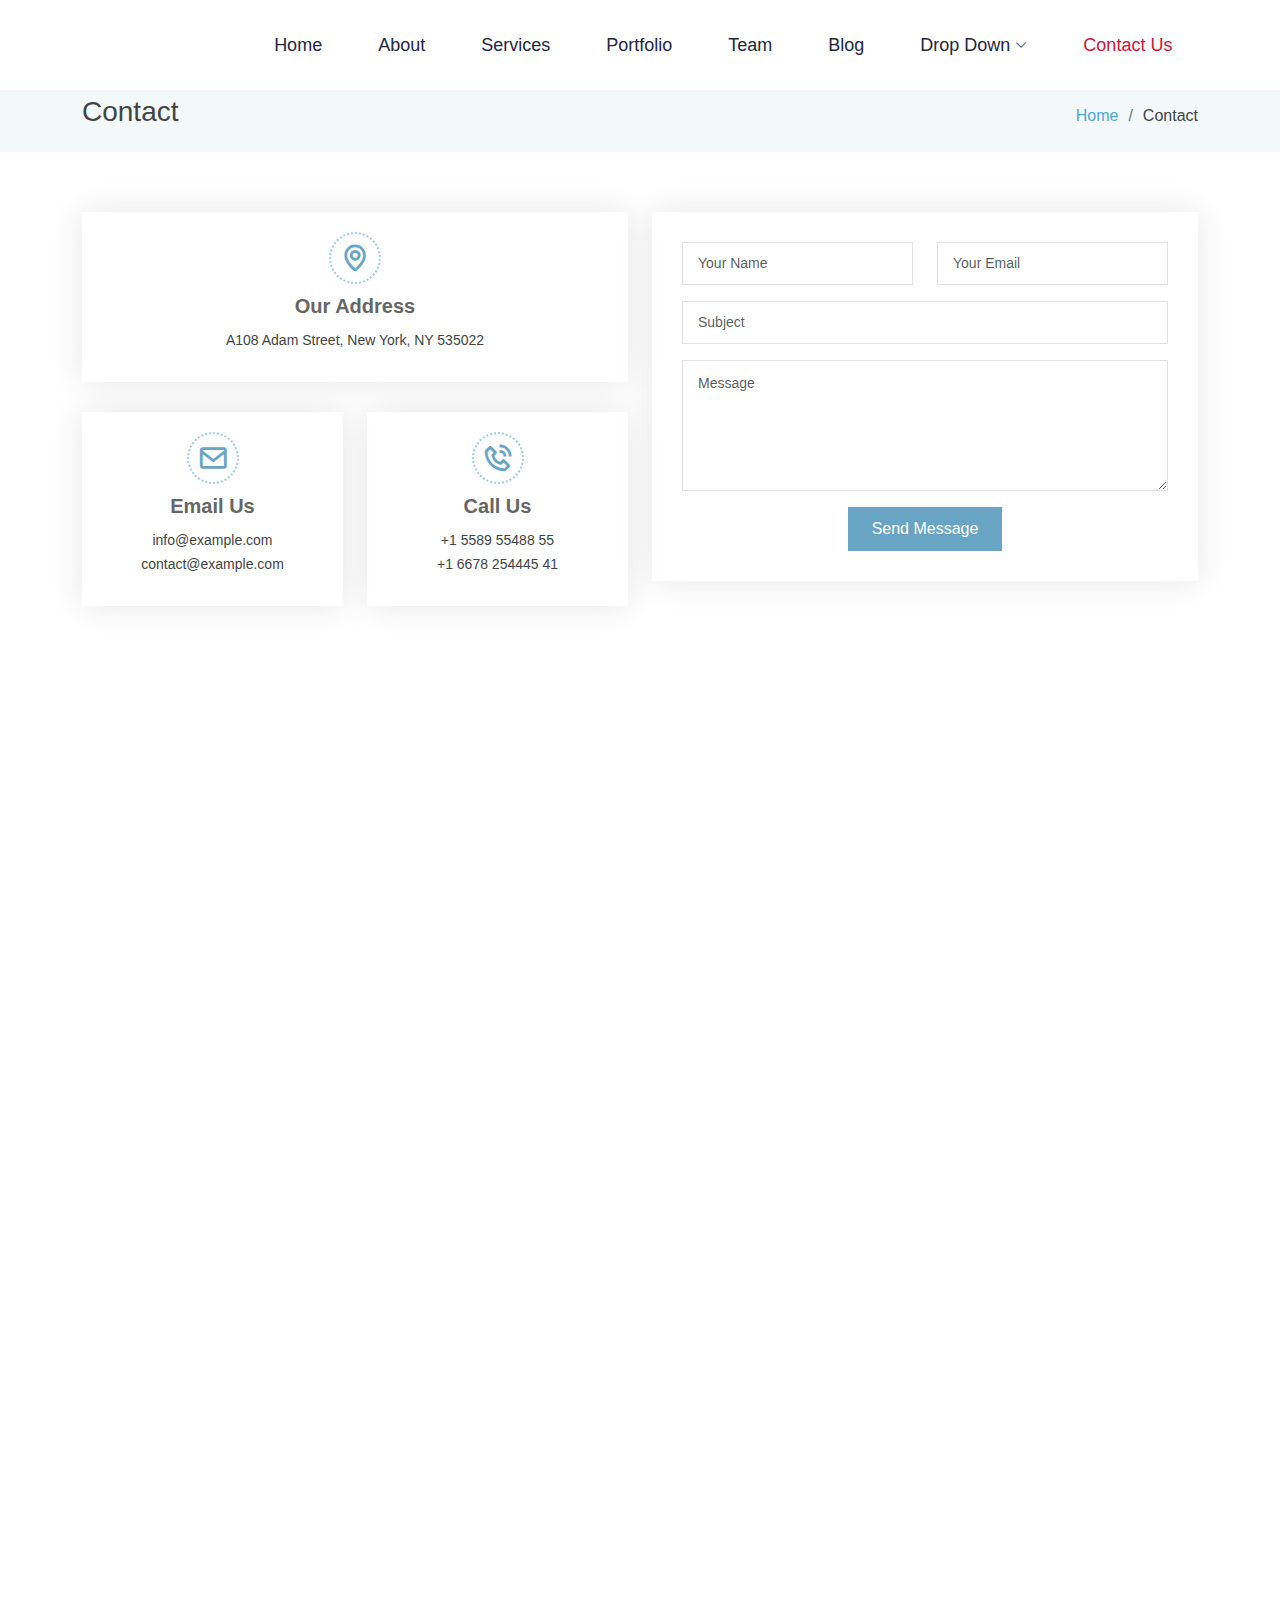
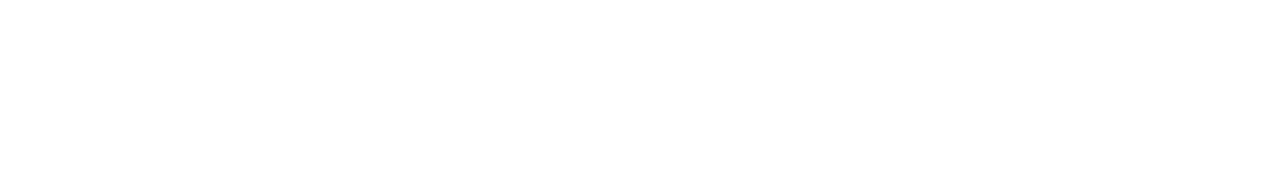
<file: contact.html>
<!DOCTYPE html>
<html lang="en">

<head>
  <meta charset="utf-8">
  <meta content="width=device-width, initial-scale=1.0" name="viewport">

  <title>Contact - Moderna Bootstrap Template</title>
  <meta content="" name="description">
  <meta content="" name="keywords">

  <!-- Favicons -->
  <link href="static/img/favicon.png" rel="icon">
  <link href="static/img/apple-touch-icon.png" rel="apple-touch-icon">

  <!-- Google Fonts -->
  <link href="https://fonts.googleapis.com/css?family=Open+Sans:300,300i,400,400i,600,600i,700,700i|Roboto:300,300i,400,400i,500,500i,700,700i&display=swap" rel="stylesheet">

  <!-- Vendor CSS Files -->
  <link href="static/vendor/animate.css/animate.min.css" rel="stylesheet">
  <link href="static/vendor/aos/aos.css" rel="stylesheet">
  <link href="static/vendor/bootstrap/css/bootstrap.min.css" rel="stylesheet">
  <link href="static/vendor/bootstrap-icons/bootstrap-icons.css" rel="stylesheet">
  <link href="static/vendor/boxicons/css/boxicons.min.css" rel="stylesheet">
  <link href="static/vendor/glightbox/css/glightbox.min.css" rel="stylesheet">
  <link href="static/vendor/swiper/swiper-bundle.min.css" rel="stylesheet">

  <!-- Template Main CSS File -->
  <link href="static/css/style.css" rel="stylesheet">

  
</head>

<body>

  <!-- ======= Header ======= -->
  <header id="header" class="fixed-top d-flex align-items-center ">
    <div class="container d-flex justify-content-between align-items-center">

      <div class="logo">
        <h1 class="text-light"><a href="index.html"><span>Moderna</span></a></h1>
        <!-- Uncomment below if you prefer to use an image logo -->
        <!-- <a href="index.html"><img src="static/img/logo.png" alt="" class="img-fluid"></a>-->
      </div>

      <nav id="navbar" class="navbar">
        <ul>
          <li><a class="" href="index.html">Home</a></li>
          <li><a href="about.html">About</a></li>
          <li><a href="services.html">Services</a></li>
          <li><a href="portfolio.html">Portfolio</a></li>
          <li><a href="team.html">Team</a></li>
          <li><a href="blog.html">Blog</a></li>
          <li class="dropdown"><a href="#"><span>Drop Down</span> <i class="bi bi-chevron-down"></i></a>
            <ul>
              <li><a href="#">Drop Down 1</a></li>
              <li class="dropdown"><a href="#"><span>Deep Drop Down</span> <i class="bi bi-chevron-right"></i></a>
                <ul>
                  <li><a href="#">Deep Drop Down 1</a></li>
                  <li><a href="#">Deep Drop Down 2</a></li>
                  <li><a href="#">Deep Drop Down 3</a></li>
                  <li><a href="#">Deep Drop Down 4</a></li>
                  <li><a href="#">Deep Drop Down 5</a></li>
                </ul>
              </li>
              <li><a href="#">Drop Down 2</a></li>
              <li><a href="#">Drop Down 3</a></li>
              <li><a href="#">Drop Down 4</a></li>
            </ul>
          </li>
          <li><a class="active" href="contact.html">Contact Us</a></li>
        </ul>
        <i class="bi bi-list mobile-nav-toggle"></i>
      </nav><!-- .navbar -->

    </div>
  </header><!-- End Header -->

  <main id="main">

    <!-- ======= Contact Section ======= -->
    <section class="breadcrumbs">
      <div class="container">

        <div class="d-flex justify-content-between align-items-center">
          <h2>Contact</h2>
          <ol>
            <li><a href="index.html">Home</a></li>
            <li>Contact</li>
          </ol>
        </div>

      </div>
    </section><!-- End Contact Section -->

    <!-- ======= Contact Section ======= -->
    <section class="contact" data-aos="fade-up" data-aos-easing="ease-in-out" data-aos-duration="500">
      <div class="container">

        <div class="row">

          <div class="col-lg-6">

            <div class="row">
              <div class="col-md-12">
                <div class="info-box">
                  <i class="bx bx-map"></i>
                  <h3>Our Address</h3>
                  <p>A108 Adam Street, New York, NY 535022</p>
                </div>
              </div>
              <div class="col-md-6">
                <div class="info-box">
                  <i class="bx bx-envelope"></i>
                  <h3>Email Us</h3>
                  <p>info@example.com<br>contact@example.com</p>
                </div>
              </div>
              <div class="col-md-6">
                <div class="info-box">
                  <i class="bx bx-phone-call"></i>
                  <h3>Call Us</h3>
                  <p>+1 5589 55488 55<br>+1 6678 254445 41</p>
                </div>
              </div>
            </div>

          </div>

          <div class="col-lg-6">
            <form action="forms/contact.php" method="post" role="form" class="php-email-form">
              <div class="row">
                <div class="col-md-6 form-group">
                  <input type="text" name="name" class="form-control" id="name" placeholder="Your Name" required>
                </div>
                <div class="col-md-6 form-group mt-3 mt-md-0">
                  <input type="email" class="form-control" name="email" id="email" placeholder="Your Email" required>
                </div>
              </div>
              <div class="form-group mt-3">
                <input type="text" class="form-control" name="subject" id="subject" placeholder="Subject" required>
              </div>
              <div class="form-group mt-3">
                <textarea class="form-control" name="message" rows="5" placeholder="Message" required></textarea>
              </div>
              <div class="my-3">
                <div class="loading">Loading</div>
                <div class="error-message"></div>
                <div class="sent-message">Your message has been sent. Thank you!</div>
              </div>
              <div class="text-center"><button type="submit">Send Message</button></div>
            </form>
          </div>

        </div>

      </div>
    </section><!-- End Contact Section -->

    <!-- ======= Map Section ======= -->
    <section class="map mt-2">
      <div class="container-fluid p-0">
        <iframe src="https://www.google.com/maps/embed?pb=!1m18!1m12!1m3!1d3024.2219901290355!2d-74.00369368400567!3d40.71312937933185!2m3!1f0!2f0!3f0!3m2!1i1024!2i768!4f13.1!3m3!1m2!1s0x89c25a23e28c1191%3A0x49f75d3281df052a!2s150%20Park%20Row%2C%20New%20York%2C%20NY%2010007%2C%20USA!5e0!3m2!1sen!2sbg!4v1579767901424!5m2!1sen!2sbg" frameborder="0" style="border:0;" allowfullscreen=""></iframe>
      </div>
    </section><!-- End Map Section -->

  </main><!-- End #main -->

  <!-- ======= Footer ======= -->
  <footer id="footer" data-aos="fade-up" data-aos-easing="ease-in-out" data-aos-duration="500">

    <div class="footer-newsletter">
      <div class="container">
        <div class="row">
          <div class="col-lg-6">
            <h4>Our Newsletter</h4>
            <p>Tamen quem nulla quae legam multos aute sint culpa legam noster magna</p>
          </div>
          <div class="col-lg-6">
            <form action="" method="post">
              <input type="email" name="email"><input type="submit" value="Subscribe">
            </form>
          </div>
        </div>
      </div>
    </div>

    <div class="footer-top">
      <div class="container">
        <div class="row">

          <div class="col-lg-3 col-md-6 footer-links">
            <h4>Useful Links</h4>
            <ul>
              <li><i class="bx bx-chevron-right"></i> <a href="#">Home</a></li>
              <li><i class="bx bx-chevron-right"></i> <a href="#">About us</a></li>
              <li><i class="bx bx-chevron-right"></i> <a href="#">Services</a></li>
              <li><i class="bx bx-chevron-right"></i> <a href="#">Terms of service</a></li>
              <li><i class="bx bx-chevron-right"></i> <a href="#">Privacy policy</a></li>
            </ul>
          </div>

          <div class="col-lg-3 col-md-6 footer-links">
            <h4>Our Services</h4>
            <ul>
              <li><i class="bx bx-chevron-right"></i> <a href="#">Web Design</a></li>
              <li><i class="bx bx-chevron-right"></i> <a href="#">Web Development</a></li>
              <li><i class="bx bx-chevron-right"></i> <a href="#">Product Management</a></li>
              <li><i class="bx bx-chevron-right"></i> <a href="#">Marketing</a></li>
              <li><i class="bx bx-chevron-right"></i> <a href="#">Graphic Design</a></li>
            </ul>
          </div>

          <div class="col-lg-3 col-md-6 footer-contact">
            <h4>Contact Us</h4>
            <p>
              A108 Adam Street <br>
              New York, NY 535022<br>
              United States <br><br>
              <strong>Phone:</strong> +1 5589 55488 55<br>
              <strong>Email:</strong> info@example.com<br>
            </p>

          </div>

          <div class="col-lg-3 col-md-6 footer-info">
            <h3>About Moderna</h3>
            <p>Cras fermentum odio eu feugiat lide par naso tierra. Justo eget nada terra videa magna derita valies darta donna mare fermentum iaculis eu non diam phasellus.</p>
            <div class="social-links mt-3">
              <a href="#" class="twitter"><i class="bx bxl-twitter"></i></a>
              <a href="#" class="facebook"><i class="bx bxl-facebook"></i></a>
              <a href="#" class="instagram"><i class="bx bxl-instagram"></i></a>
              <a href="#" class="linkedin"><i class="bx bxl-linkedin"></i></a>
            </div>
          </div>

        </div>
      </div>
    </div>

    <div class="container">
      <div class="copyright">
        &copy; Copyright <strong><span>Moderna</span></strong>. All Rights Reserved
      </div>
      <div class="credits">
        
        Designed by <a href="https://bootstrapmade.com/">BootstrapMade</a>
      </div>
    </div>
  </footer><!-- End Footer -->

  <a href="#" class="back-to-top d-flex align-items-center justify-content-center"><i class="bi bi-arrow-up-short"></i></a>

  <!-- Vendor JS Files -->
  <script src="static/vendor/purecounter/purecounter_vanilla.js"></script>
  <script src="static/vendor/aos/aos.js"></script>
  <script src="static/vendor/bootstrap/js/bootstrap.bundle.min.js"></script>
  <script src="static/vendor/glightbox/js/glightbox.min.js"></script>
  <script src="static/vendor/isotope-layout/isotope.pkgd.min.js"></script>
  <script src="static/vendor/swiper/swiper-bundle.min.js"></script>
  <script src="static/vendor/waypoints/noframework.waypoints.js"></script>
  <script src="static/vendor/php-email-form/validate.js"></script>

  <!-- Template Main JS File -->
  <script src="static/js/main.js"></script>

</body>

</html>
</file>
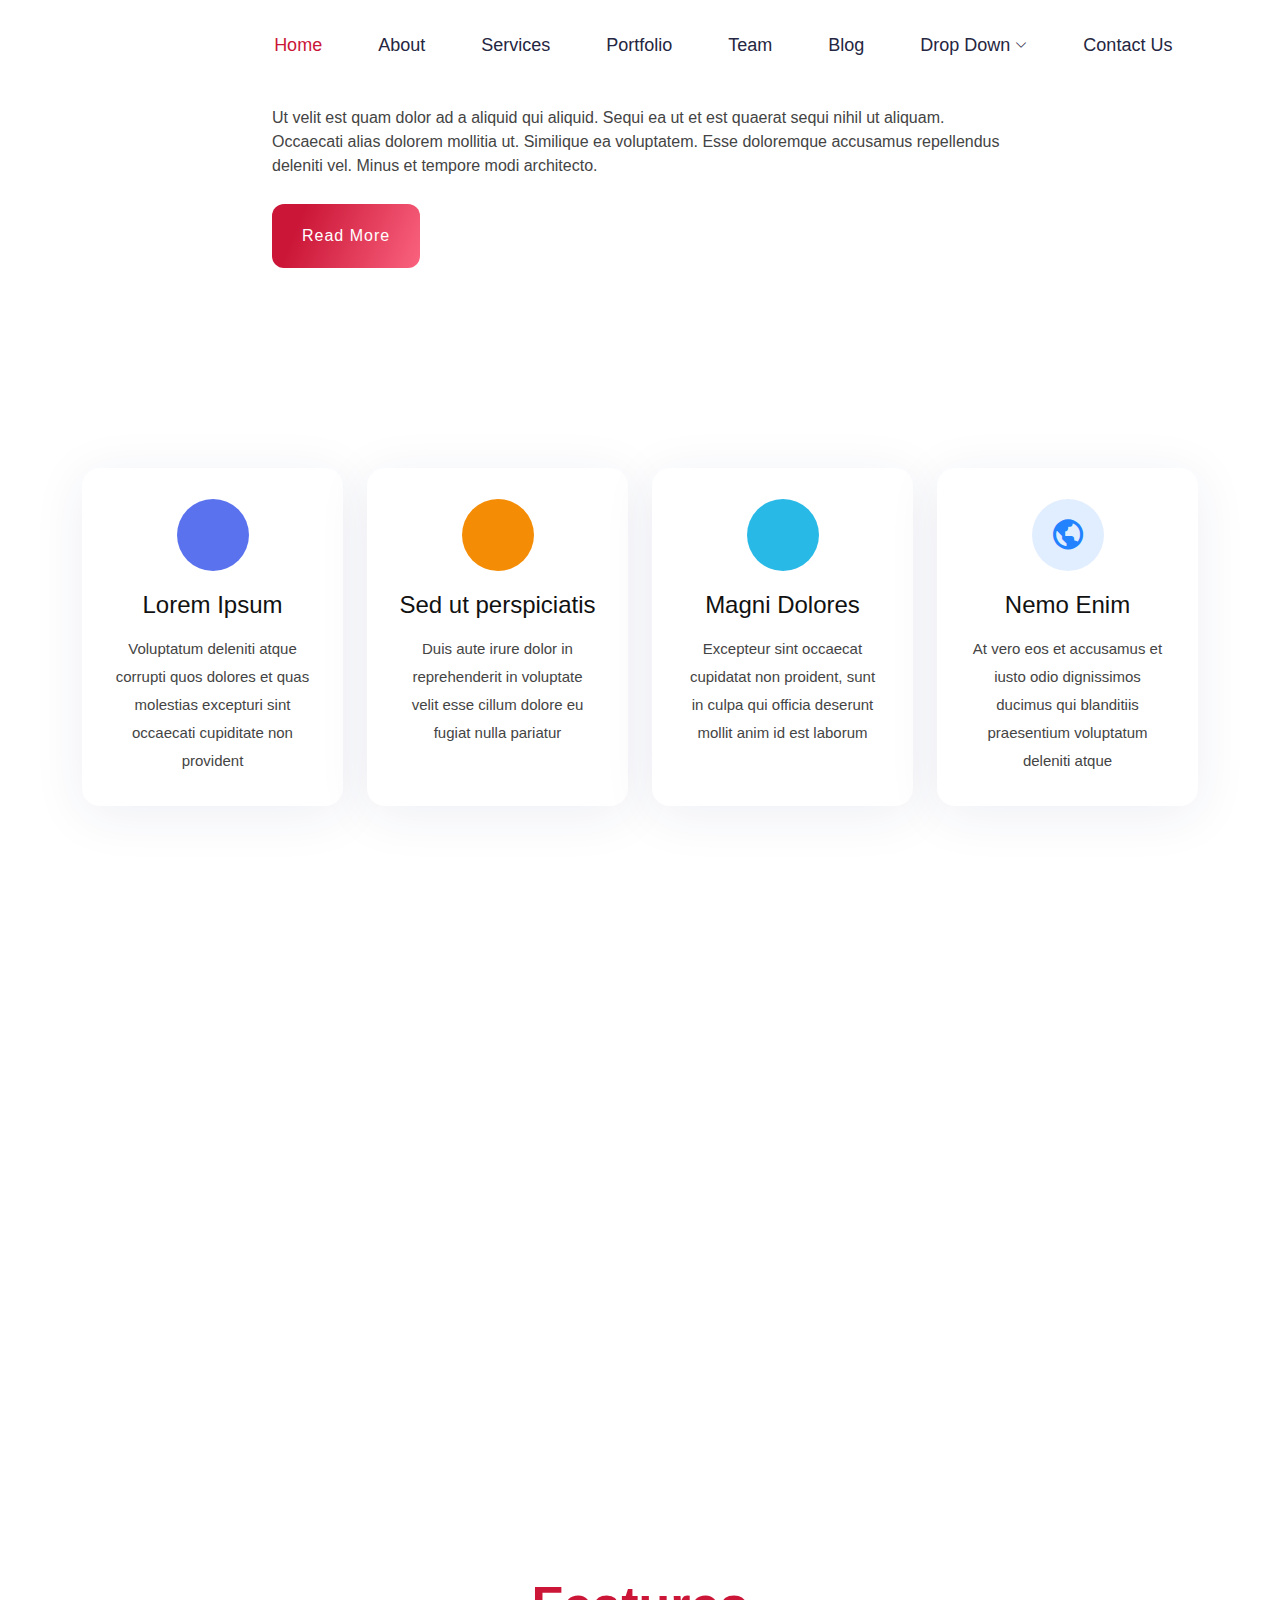
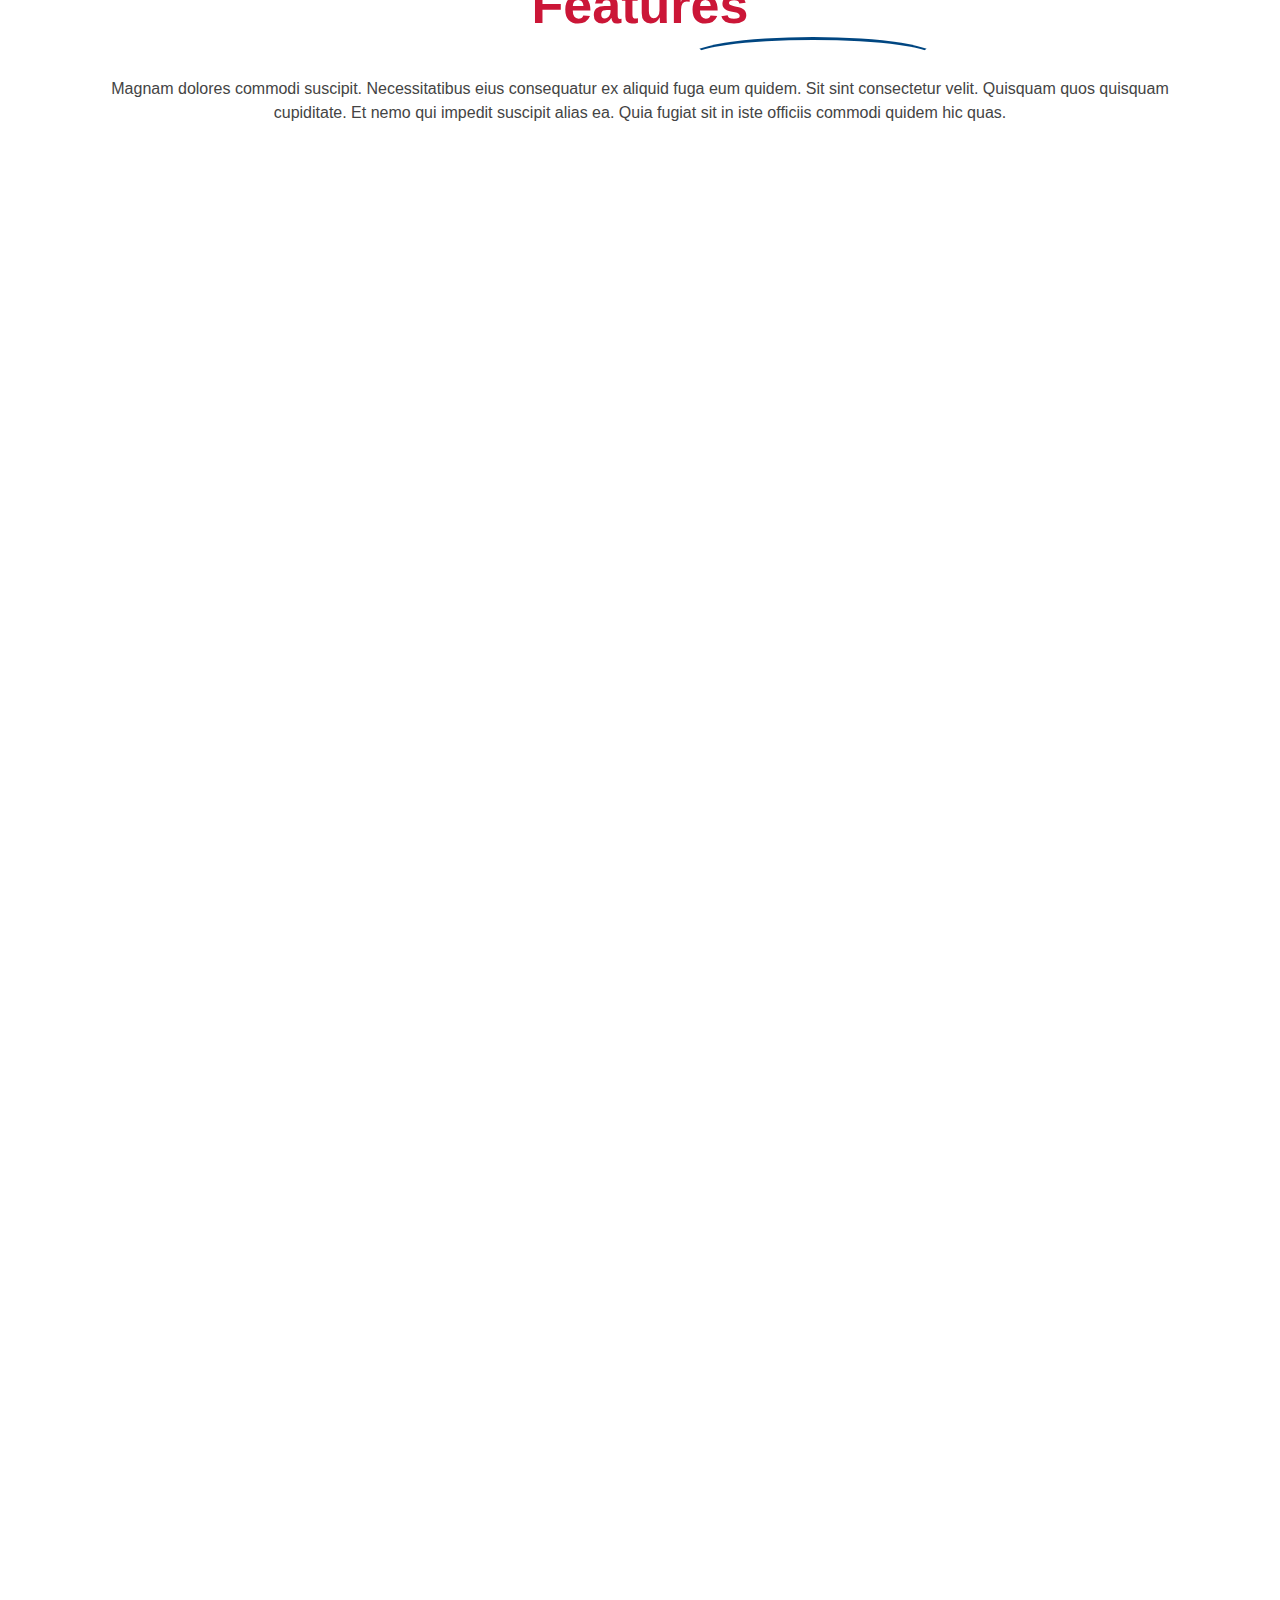
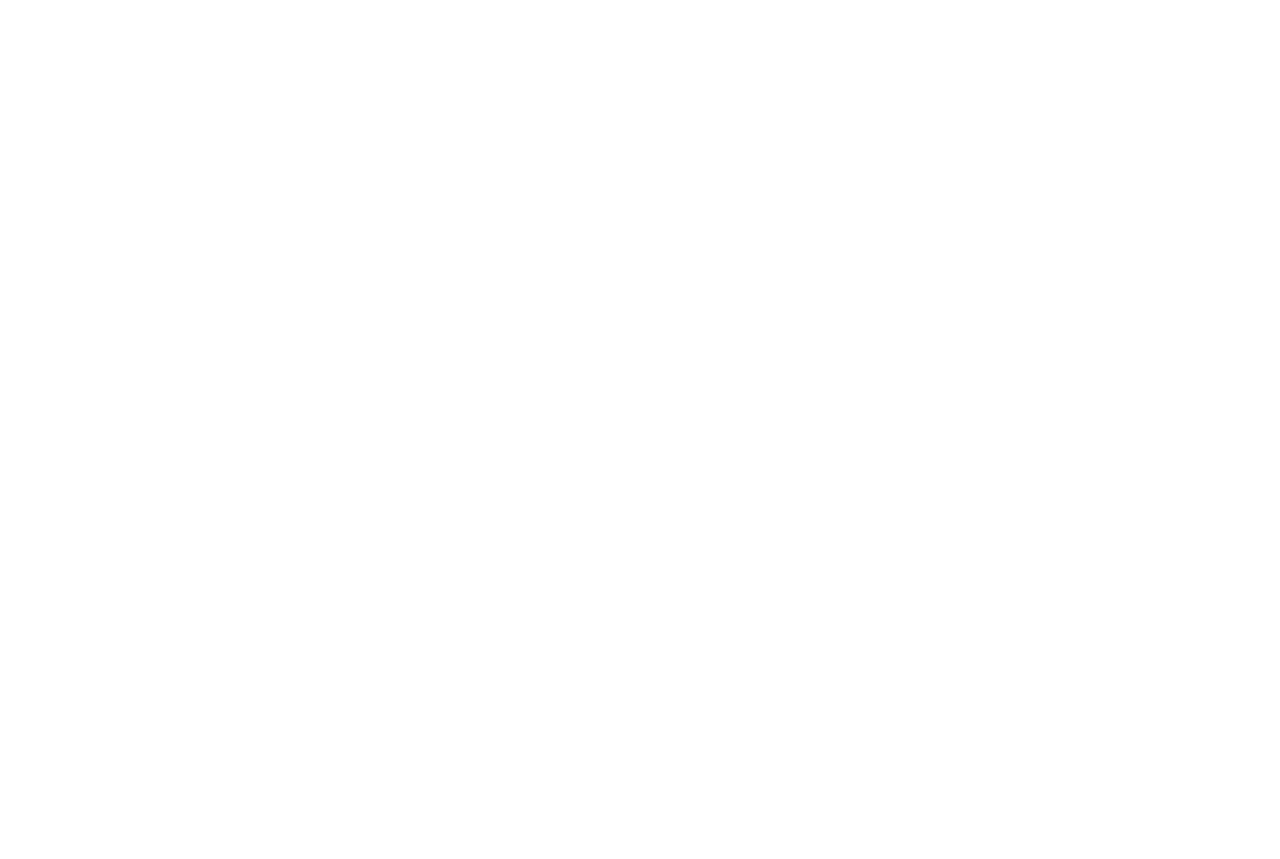
<file: index-2.html>
<!DOCTYPE html>
<html lang="en">

<head>
  <meta charset="utf-8">
  <meta content="width=device-width, initial-scale=1.0" name="viewport">

  <title>Moderna Bootstrap Template - Index 2 without slider</title>
  <meta content="" name="description">
  <meta content="" name="keywords">

  <!-- Favicons -->
  <link href="static/img/favicon.png" rel="icon">
  <link href="static/img/apple-touch-icon.png" rel="apple-touch-icon">

  <!-- Google Fonts -->
  <link href="https://fonts.googleapis.com/css?family=Open+Sans:300,300i,400,400i,600,600i,700,700i|Roboto:300,300i,400,400i,500,500i,700,700i&display=swap" rel="stylesheet">

  <!-- Vendor CSS Files -->
  <link href="static/vendor/animate.css/animate.min.css" rel="stylesheet">
  <link href="static/vendor/aos/aos.css" rel="stylesheet">
  <link href="static/vendor/bootstrap/css/bootstrap.min.css" rel="stylesheet">
  <link href="static/vendor/bootstrap-icons/bootstrap-icons.css" rel="stylesheet">
  <link href="static/vendor/boxicons/css/boxicons.min.css" rel="stylesheet">
  <link href="static/vendor/glightbox/css/glightbox.min.css" rel="stylesheet">
  <link href="static/vendor/swiper/swiper-bundle.min.css" rel="stylesheet">

  <!-- Template Main CSS File -->
  <link href="static/css/style.css" rel="stylesheet">

  
</head>

<body>

  <!-- ======= Header ======= -->
  <header id="header" class="fixed-top d-flex align-items-center header-transparent">
    <div class="container d-flex justify-content-between align-items-center">

      <div class="logo">
        <h1 class="text-light"><a href="index.html"><span>Moderna</span></a></h1>
        <!-- Uncomment below if you prefer to use an image logo -->
        <!-- <a href="index.html"><img src="static/img/logo.png" alt="" class="img-fluid"></a>-->
      </div>

      <nav id="navbar" class="navbar">
        <ul>
          <li><a class="active " href="index.html">Home</a></li>
          <li><a href="about.html">About</a></li>
          <li><a href="services.html">Services</a></li>
          <li><a href="portfolio.html">Portfolio</a></li>
          <li><a href="team.html">Team</a></li>
          <li><a href="blog.html">Blog</a></li>
          <li class="dropdown"><a href="#"><span>Drop Down</span> <i class="bi bi-chevron-down"></i></a>
            <ul>
              <li><a href="#">Drop Down 1</a></li>
              <li class="dropdown"><a href="#"><span>Deep Drop Down</span> <i class="bi bi-chevron-right"></i></a>
                <ul>
                  <li><a href="#">Deep Drop Down 1</a></li>
                  <li><a href="#">Deep Drop Down 2</a></li>
                  <li><a href="#">Deep Drop Down 3</a></li>
                  <li><a href="#">Deep Drop Down 4</a></li>
                  <li><a href="#">Deep Drop Down 5</a></li>
                </ul>
              </li>
              <li><a href="#">Drop Down 2</a></li>
              <li><a href="#">Drop Down 3</a></li>
              <li><a href="#">Drop Down 4</a></li>
            </ul>
          </li>
          <li><a href="contact.html">Contact Us</a></li>
        </ul>
        <i class="bi bi-list mobile-nav-toggle"></i>
      </nav><!-- .navbar -->

    </div>
  </header><!-- End Header -->

  <!-- ======= Hero No Slider Section ======= -->
  <section id="hero-no-slider" class="d-flex justify-cntent-center align-items-center">
    <div class="container position-relative" data-aos="fade-up" data-aos-delay="100">
      <div class="row justify-content-center">
        <div class="col-xl-8">
          <h2>Welcome to Moderna</h2>
          <p>Ut velit est quam dolor ad a aliquid qui aliquid. Sequi ea ut et est quaerat sequi nihil ut aliquam. Occaecati alias dolorem mollitia ut. Similique ea voluptatem. Esse doloremque accusamus repellendus deleniti vel. Minus et tempore modi architecto.</p>
          <a href="" class="btn-get-started ">Read More</a>
        </div>
      </div>
    </div>
  </section><!-- End Hero No Slider Sectio -->

  <main id="main">

    <!-- ======= Services Section ======= -->
    <section class="services">
      <div class="container">

        <div class="row">
          <div class="col-md-6 col-lg-3 d-flex align-items-stretch" data-aos="fade-up">
            <div class="icon-box icon-box-pink">
              <div class="icon"><i class="bx bxl-dribbble"></i></div>
              <h4 class="title"><a href="">Lorem Ipsum</a></h4>
              <p class="description">Voluptatum deleniti atque corrupti quos dolores et quas molestias excepturi sint occaecati cupiditate non provident</p>
            </div>
          </div>

          <div class="col-md-6 col-lg-3 d-flex align-items-stretch" data-aos="fade-up" data-aos-delay="100">
            <div class="icon-box icon-box-cyan">
              <div class="icon"><i class="bx bx-file"></i></div>
              <h4 class="title"><a href="">Sed ut perspiciatis</a></h4>
              <p class="description">Duis aute irure dolor in reprehenderit in voluptate velit esse cillum dolore eu fugiat nulla pariatur</p>
            </div>
          </div>

          <div class="col-md-6 col-lg-3 d-flex align-items-stretch" data-aos="fade-up" data-aos-delay="200">
            <div class="icon-box icon-box-green">
              <div class="icon"><i class="bx bx-tachometer"></i></div>
              <h4 class="title"><a href="">Magni Dolores</a></h4>
              <p class="description">Excepteur sint occaecat cupidatat non proident, sunt in culpa qui officia deserunt mollit anim id est laborum</p>
            </div>
          </div>

          <div class="col-md-6 col-lg-3 d-flex align-items-stretch" data-aos="fade-up" data-aos-delay="200">
            <div class="icon-box icon-box-blue">
              <div class="icon"><i class="bx bx-world"></i></div>
              <h4 class="title"><a href="">Nemo Enim</a></h4>
              <p class="description">At vero eos et accusamus et iusto odio dignissimos ducimus qui blanditiis praesentium voluptatum deleniti atque</p>
            </div>
          </div>

        </div>

      </div>
    </section><!-- End Services Section -->

    <!-- ======= Why Us Section ======= -->
    <section class="why-us section-bg" data-aos="fade-up" date-aos-delay="200">
      <div class="container">

        <div class="row">
          <div class="col-lg-6 video-box">
            <img src="static/img/why-us.jpg" class="img-fluid" alt="">
            <a href="https://www.youtube.com/watch?v=jDDaplaOz7Q" class="venobox play-btn mb-4" data-vbtype="video" data-autoplay="true"></a>
          </div>

          <div class="col-lg-6 d-flex flex-column justify-content-center p-5">

            <div class="icon-box">
              <div class="icon"><i class="bx bx-fingerprint"></i></div>
              <h4 class="title"><a href="">Lorem Ipsum</a></h4>
              <p class="description">Voluptatum deleniti atque corrupti quos dolores et quas molestias excepturi sint occaecati cupiditate non provident</p>
            </div>

            <div class="icon-box">
              <div class="icon"><i class="bx bx-gift"></i></div>
              <h4 class="title"><a href="">Nemo Enim</a></h4>
              <p class="description">At vero eos et accusamus et iusto odio dignissimos ducimus qui blanditiis praesentium voluptatum deleniti atque</p>
            </div>

          </div>
        </div>

      </div>
    </section><!-- End Why Us Section -->

    <!-- ======= Features Section ======= -->
    <section class="features">
      <div class="container">

        <div class="section-title">
          <h2>Features</h2>
          <p>Magnam dolores commodi suscipit. Necessitatibus eius consequatur ex aliquid fuga eum quidem. Sit sint consectetur velit. Quisquam quos quisquam cupiditate. Et nemo qui impedit suscipit alias ea. Quia fugiat sit in iste officiis commodi quidem hic quas.</p>
        </div>

        <div class="row" data-aos="fade-up">
          <div class="col-md-5">
            <img src="static/img/features-1.svg" class="img-fluid" alt="">
          </div>
          <div class="col-md-7 pt-4">
            <h3>Voluptatem dignissimos provident quasi corporis voluptates sit assumenda.</h3>
            <p class="fst-italic">
              Lorem ipsum dolor sit amet, consectetur adipiscing elit, sed do eiusmod tempor incididunt ut labore et dolore
              magna aliqua.
            </p>
            <ul>
              <li><i class="bi bi-check"></i> Ullamco laboris nisi ut aliquip ex ea commodo consequat.</li>
              <li><i class="bi bi-check"></i> Duis aute irure dolor in reprehenderit in voluptate velit.</li>
            </ul>
          </div>
        </div>

        <div class="row" data-aos="fade-up">
          <div class="col-md-5 order-1 order-md-2">
            <img src="static/img/features-2.svg" class="img-fluid" alt="">
          </div>
          <div class="col-md-7 pt-5 order-2 order-md-1">
            <h3>Corporis temporibus maiores provident</h3>
            <p class="fst-italic">
              Lorem ipsum dolor sit amet, consectetur adipiscing elit, sed do eiusmod tempor incididunt ut labore et dolore
              magna aliqua.
            </p>
            <p>
              Ullamco laboris nisi ut aliquip ex ea commodo consequat. Duis aute irure dolor in reprehenderit in voluptate
              velit esse cillum dolore eu fugiat nulla pariatur. Excepteur sint occaecat cupidatat non proident, sunt in
              culpa qui officia deserunt mollit anim id est laborum
            </p>
          </div>
        </div>

        <div class="row" data-aos="fade-up">
          <div class="col-md-5">
            <img src="static/img/features-3.svg" class="img-fluid" alt="">
          </div>
          <div class="col-md-7 pt-5">
            <h3>Sunt consequatur ad ut est nulla consectetur reiciendis animi voluptas</h3>
            <p>Cupiditate placeat cupiditate placeat est ipsam culpa. Delectus quia minima quod. Sunt saepe odit aut quia voluptatem hic voluptas dolor doloremque.</p>
            <ul>
              <li><i class="bi bi-check"></i> Ullamco laboris nisi ut aliquip ex ea commodo consequat.</li>
              <li><i class="bi bi-check"></i> Duis aute irure dolor in reprehenderit in voluptate velit.</li>
              <li><i class="bi bi-check"></i> Facilis ut et voluptatem aperiam. Autem soluta ad fugiat.</li>
            </ul>
          </div>
        </div>

        <div class="row" data-aos="fade-up">
          <div class="col-md-5 order-1 order-md-2">
            <img src="static/img/features-4.svg" class="img-fluid" alt="">
          </div>
          <div class="col-md-7 pt-5 order-2 order-md-1">
            <h3>Quas et necessitatibus eaque impedit ipsum animi consequatur incidunt in</h3>
            <p class="fst-italic">
              Lorem ipsum dolor sit amet, consectetur adipiscing elit, sed do eiusmod tempor incididunt ut labore et dolore
              magna aliqua.
            </p>
            <p>
              Ullamco laboris nisi ut aliquip ex ea commodo consequat. Duis aute irure dolor in reprehenderit in voluptate
              velit esse cillum dolore eu fugiat nulla pariatur. Excepteur sint occaecat cupidatat non proident, sunt in
              culpa qui officia deserunt mollit anim id est laborum
            </p>
          </div>
        </div>

      </div>
    </section><!-- End Features Section -->

  </main><!-- End #main -->

  <!-- ======= Footer ======= -->
  <footer id="footer" data-aos="fade-up" data-aos-easing="ease-in-out" data-aos-duration="500">

    <div class="footer-newsletter">
      <div class="container">
        <div class="row">
          <div class="col-lg-6">
            <h4>Our Newsletter</h4>
            <p>Tamen quem nulla quae legam multos aute sint culpa legam noster magna</p>
          </div>
          <div class="col-lg-6">
            <form action="" method="post">
              <input type="email" name="email"><input type="submit" value="Subscribe">
            </form>
          </div>
        </div>
      </div>
    </div>

    <div class="footer-top">
      <div class="container">
        <div class="row">

          <div class="col-lg-3 col-md-6 footer-links">
            <h4>Useful Links</h4>
            <ul>
              <li><i class="bx bx-chevron-right"></i> <a href="#">Home</a></li>
              <li><i class="bx bx-chevron-right"></i> <a href="#">About us</a></li>
              <li><i class="bx bx-chevron-right"></i> <a href="#">Services</a></li>
              <li><i class="bx bx-chevron-right"></i> <a href="#">Terms of service</a></li>
              <li><i class="bx bx-chevron-right"></i> <a href="#">Privacy policy</a></li>
            </ul>
          </div>

          <div class="col-lg-3 col-md-6 footer-links">
            <h4>Our Services</h4>
            <ul>
              <li><i class="bx bx-chevron-right"></i> <a href="#">Web Design</a></li>
              <li><i class="bx bx-chevron-right"></i> <a href="#">Web Development</a></li>
              <li><i class="bx bx-chevron-right"></i> <a href="#">Product Management</a></li>
              <li><i class="bx bx-chevron-right"></i> <a href="#">Marketing</a></li>
              <li><i class="bx bx-chevron-right"></i> <a href="#">Graphic Design</a></li>
            </ul>
          </div>

          <div class="col-lg-3 col-md-6 footer-contact">
            <h4>Contact Us</h4>
            <p>
              A108 Adam Street <br>
              New York, NY 535022<br>
              United States <br><br>
              <strong>Phone:</strong> +1 5589 55488 55<br>
              <strong>Email:</strong> info@example.com<br>
            </p>

          </div>

          <div class="col-lg-3 col-md-6 footer-info">
            <h3>About Moderna</h3>
            <p>Cras fermentum odio eu feugiat lide par naso tierra. Justo eget nada terra videa magna derita valies darta donna mare fermentum iaculis eu non diam phasellus.</p>
            <div class="social-links mt-3">
              <a href="#" class="twitter"><i class="bx bxl-twitter"></i></a>
              <a href="#" class="facebook"><i class="bx bxl-facebook"></i></a>
              <a href="#" class="instagram"><i class="bx bxl-instagram"></i></a>
              <a href="#" class="linkedin"><i class="bx bxl-linkedin"></i></a>
            </div>
          </div>

        </div>
      </div>
    </div>

    <div class="container">
      <div class="copyright">
        &copy; Copyright <strong><span>Moderna</span></strong>. All Rights Reserved
      </div>
      <div class="credits">
        
        Designed by <a href="https://bootstrapmade.com/">BootstrapMade</a>
      </div>
    </div>
  </footer><!-- End Footer -->

  <a href="#" class="back-to-top d-flex align-items-center justify-content-center"><i class="bi bi-arrow-up-short"></i></a>

  <!-- Vendor JS Files -->
  <script src="static/vendor/purecounter/purecounter_vanilla.js"></script>
  <script src="static/vendor/aos/aos.js"></script>
  <script src="static/vendor/bootstrap/js/bootstrap.bundle.min.js"></script>
  <script src="static/vendor/glightbox/js/glightbox.min.js"></script>
  <script src="static/vendor/isotope-layout/isotope.pkgd.min.js"></script>
  <script src="static/vendor/swiper/swiper-bundle.min.js"></script>
  <script src="static/vendor/waypoints/noframework.waypoints.js"></script>
  <script src="static/vendor/php-email-form/validate.js"></script>

  <!-- Template Main JS File -->
  <script src="static/js/main.js"></script>

</body>

</html>
</file>
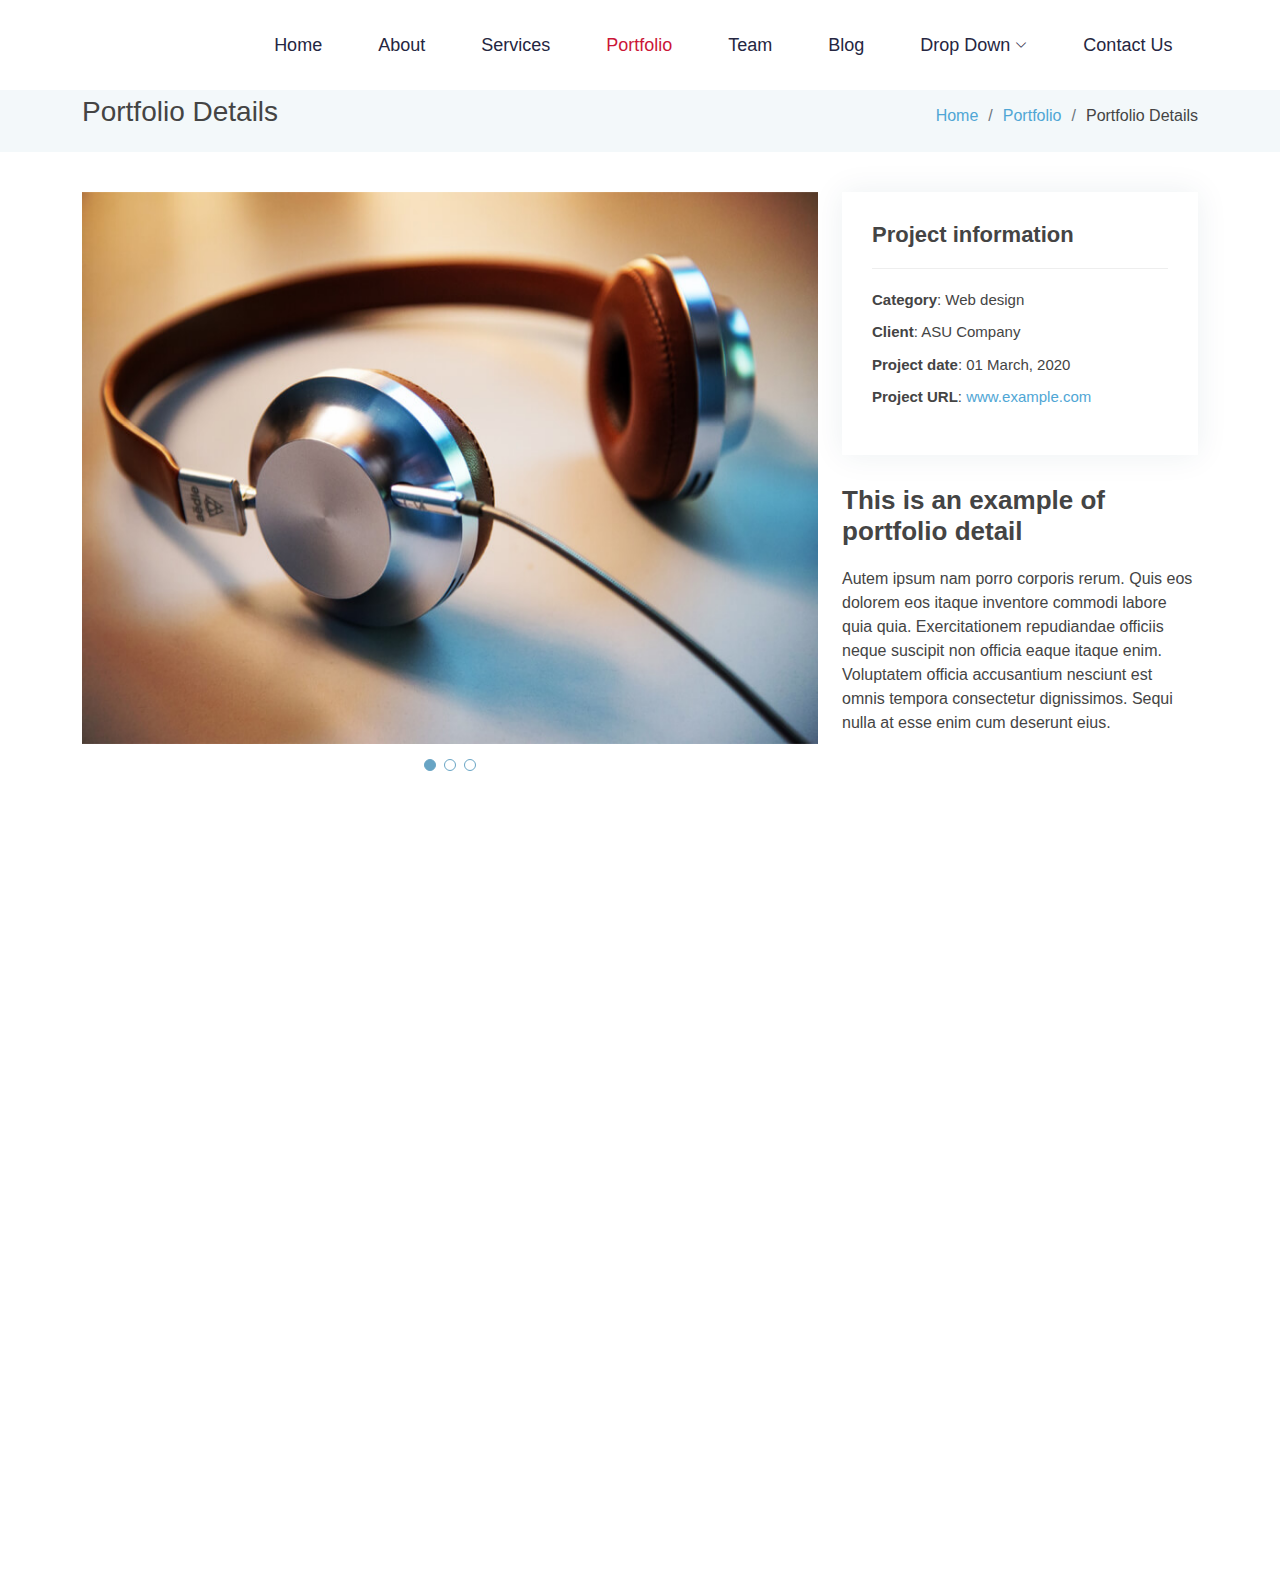
<file: portfolio-details.html>
<!DOCTYPE html>
<html lang="en">

<head>
  <meta charset="utf-8">
  <meta content="width=device-width, initial-scale=1.0" name="viewport">

  <title>Portfolio Details - Moderna Bootstrap Template</title>
  <meta content="" name="description">
  <meta content="" name="keywords">

  <!-- Favicons -->
  <link href="static/img/favicon.png" rel="icon">
  <link href="static/img/apple-touch-icon.png" rel="apple-touch-icon">

  <!-- Google Fonts -->
  <link href="https://fonts.googleapis.com/css?family=Open+Sans:300,300i,400,400i,600,600i,700,700i|Roboto:300,300i,400,400i,500,500i,700,700i&display=swap" rel="stylesheet">

  <!-- Vendor CSS Files -->
  <link href="static/vendor/animate.css/animate.min.css" rel="stylesheet">
  <link href="static/vendor/aos/aos.css" rel="stylesheet">
  <link href="static/vendor/bootstrap/css/bootstrap.min.css" rel="stylesheet">
  <link href="static/vendor/bootstrap-icons/bootstrap-icons.css" rel="stylesheet">
  <link href="static/vendor/boxicons/css/boxicons.min.css" rel="stylesheet">
  <link href="static/vendor/glightbox/css/glightbox.min.css" rel="stylesheet">
  <link href="static/vendor/swiper/swiper-bundle.min.css" rel="stylesheet">

  <!-- Template Main CSS File -->
  <link href="static/css/style.css" rel="stylesheet">

  
</head>

<body>

  <!-- ======= Header ======= -->
  <header id="header" class="fixed-top d-flex align-items-center ">
    <div class="container d-flex justify-content-between align-items-center">

      <div class="logo">
        <h1 class="text-light"><a href="index.html"><span>Moderna</span></a></h1>
        <!-- Uncomment below if you prefer to use an image logo -->
        <!-- <a href="index.html"><img src="static/img/logo.png" alt="" class="img-fluid"></a>-->
      </div>

      <nav id="navbar" class="navbar">
        <ul>
          <li><a class="" href="index.html">Home</a></li>
          <li><a href="about.html">About</a></li>
          <li><a href="services.html">Services</a></li>
          <li><a class="active" href="portfolio.html">Portfolio</a></li>
          <li><a href="team.html">Team</a></li>
          <li><a href="blog.html">Blog</a></li>
          <li class="dropdown"><a href="#"><span>Drop Down</span> <i class="bi bi-chevron-down"></i></a>
            <ul>
              <li><a href="#">Drop Down 1</a></li>
              <li class="dropdown"><a href="#"><span>Deep Drop Down</span> <i class="bi bi-chevron-right"></i></a>
                <ul>
                  <li><a href="#">Deep Drop Down 1</a></li>
                  <li><a href="#">Deep Drop Down 2</a></li>
                  <li><a href="#">Deep Drop Down 3</a></li>
                  <li><a href="#">Deep Drop Down 4</a></li>
                  <li><a href="#">Deep Drop Down 5</a></li>
                </ul>
              </li>
              <li><a href="#">Drop Down 2</a></li>
              <li><a href="#">Drop Down 3</a></li>
              <li><a href="#">Drop Down 4</a></li>
            </ul>
          </li>
          <li><a href="contact.html">Contact Us</a></li>
        </ul>
        <i class="bi bi-list mobile-nav-toggle"></i>
      </nav><!-- .navbar -->

    </div>
  </header><!-- End Header -->

  <main id="main">

    <!-- ======= Our Portfolio Section ======= -->
    <section class="breadcrumbs">
      <div class="container">

        <div class="d-flex justify-content-between align-items-center">
          <h2>Portfolio Details</h2>
          <ol>
            <li><a href="index.html">Home</a></li>
            <li><a href="portfolio.html">Portfolio</a></li>
            <li>Portfolio Details</li>
          </ol>
        </div>

      </div>
    </section><!-- End Our Portfolio Section -->

    <!-- ======= Portfolio Details Section ======= -->
    <section id="portfolio-details" class="portfolio-details">
      <div class="container">

        <div class="row gy-4">

          <div class="col-lg-8">
            <div class="portfolio-details-slider swiper">
              <div class="swiper-wrapper align-items-center">

                <div class="swiper-slide">
                  <img src="static/img/portfolio/portfolio-1.jpg" alt="">
                </div>

                <div class="swiper-slide">
                  <img src="static/img/portfolio/portfolio-2.jpg" alt="">
                </div>

                <div class="swiper-slide">
                  <img src="static/img/portfolio/portfolio-3.jpg" alt="">
                </div>

              </div>
              <div class="swiper-pagination"></div>
            </div>
          </div>

          <div class="col-lg-4">
            <div class="portfolio-info">
              <h3>Project information</h3>
              <ul>
                <li><strong>Category</strong>: Web design</li>
                <li><strong>Client</strong>: ASU Company</li>
                <li><strong>Project date</strong>: 01 March, 2020</li>
                <li><strong>Project URL</strong>: <a href="#">www.example.com</a></li>
              </ul>
            </div>
            <div class="portfolio-description">
              <h2>This is an example of portfolio detail</h2>
              <p>
                Autem ipsum nam porro corporis rerum. Quis eos dolorem eos itaque inventore commodi labore quia quia. Exercitationem repudiandae officiis neque suscipit non officia eaque itaque enim. Voluptatem officia accusantium nesciunt est omnis tempora consectetur dignissimos. Sequi nulla at esse enim cum deserunt eius.
              </p>
            </div>
          </div>

        </div>

      </div>
    </section><!-- End Portfolio Details Section -->

  </main><!-- End #main -->

  <!-- ======= Footer ======= -->
  <footer id="footer" data-aos="fade-up" data-aos-easing="ease-in-out" data-aos-duration="500">

    <div class="footer-newsletter">
      <div class="container">
        <div class="row">
          <div class="col-lg-6">
            <h4>Our Newsletter</h4>
            <p>Tamen quem nulla quae legam multos aute sint culpa legam noster magna</p>
          </div>
          <div class="col-lg-6">
            <form action="" method="post">
              <input type="email" name="email"><input type="submit" value="Subscribe">
            </form>
          </div>
        </div>
      </div>
    </div>

    <div class="footer-top">
      <div class="container">
        <div class="row">

          <div class="col-lg-3 col-md-6 footer-links">
            <h4>Useful Links</h4>
            <ul>
              <li><i class="bx bx-chevron-right"></i> <a href="#">Home</a></li>
              <li><i class="bx bx-chevron-right"></i> <a href="#">About us</a></li>
              <li><i class="bx bx-chevron-right"></i> <a href="#">Services</a></li>
              <li><i class="bx bx-chevron-right"></i> <a href="#">Terms of service</a></li>
              <li><i class="bx bx-chevron-right"></i> <a href="#">Privacy policy</a></li>
            </ul>
          </div>

          <div class="col-lg-3 col-md-6 footer-links">
            <h4>Our Services</h4>
            <ul>
              <li><i class="bx bx-chevron-right"></i> <a href="#">Web Design</a></li>
              <li><i class="bx bx-chevron-right"></i> <a href="#">Web Development</a></li>
              <li><i class="bx bx-chevron-right"></i> <a href="#">Product Management</a></li>
              <li><i class="bx bx-chevron-right"></i> <a href="#">Marketing</a></li>
              <li><i class="bx bx-chevron-right"></i> <a href="#">Graphic Design</a></li>
            </ul>
          </div>

          <div class="col-lg-3 col-md-6 footer-contact">
            <h4>Contact Us</h4>
            <p>
              A108 Adam Street <br>
              New York, NY 535022<br>
              United States <br><br>
              <strong>Phone:</strong> +1 5589 55488 55<br>
              <strong>Email:</strong> info@example.com<br>
            </p>

          </div>

          <div class="col-lg-3 col-md-6 footer-info">
            <h3>About Moderna</h3>
            <p>Cras fermentum odio eu feugiat lide par naso tierra. Justo eget nada terra videa magna derita valies darta donna mare fermentum iaculis eu non diam phasellus.</p>
            <div class="social-links mt-3">
              <a href="#" class="twitter"><i class="bx bxl-twitter"></i></a>
              <a href="#" class="facebook"><i class="bx bxl-facebook"></i></a>
              <a href="#" class="instagram"><i class="bx bxl-instagram"></i></a>
              <a href="#" class="linkedin"><i class="bx bxl-linkedin"></i></a>
            </div>
          </div>

        </div>
      </div>
    </div>

    <div class="container">
      <div class="copyright">
        &copy; Copyright <strong><span>Moderna</span></strong>. All Rights Reserved
      </div>
      <div class="credits">
        
        Designed by <a href="https://bootstrapmade.com/">BootstrapMade</a>
      </div>
    </div>
  </footer><!-- End Footer -->

  <a href="#" class="back-to-top d-flex align-items-center justify-content-center"><i class="bi bi-arrow-up-short"></i></a>

  <!-- Vendor JS Files -->
  <script src="static/vendor/purecounter/purecounter_vanilla.js"></script>
  <script src="static/vendor/aos/aos.js"></script>
  <script src="static/vendor/bootstrap/js/bootstrap.bundle.min.js"></script>
  <script src="static/vendor/glightbox/js/glightbox.min.js"></script>
  <script src="static/vendor/isotope-layout/isotope.pkgd.min.js"></script>
  <script src="static/vendor/swiper/swiper-bundle.min.js"></script>
  <script src="static/vendor/waypoints/noframework.waypoints.js"></script>
  <script src="static/vendor/php-email-form/validate.js"></script>

  <!-- Template Main JS File -->
  <script src="static/js/main.js"></script>

</body>

</html>
</file>
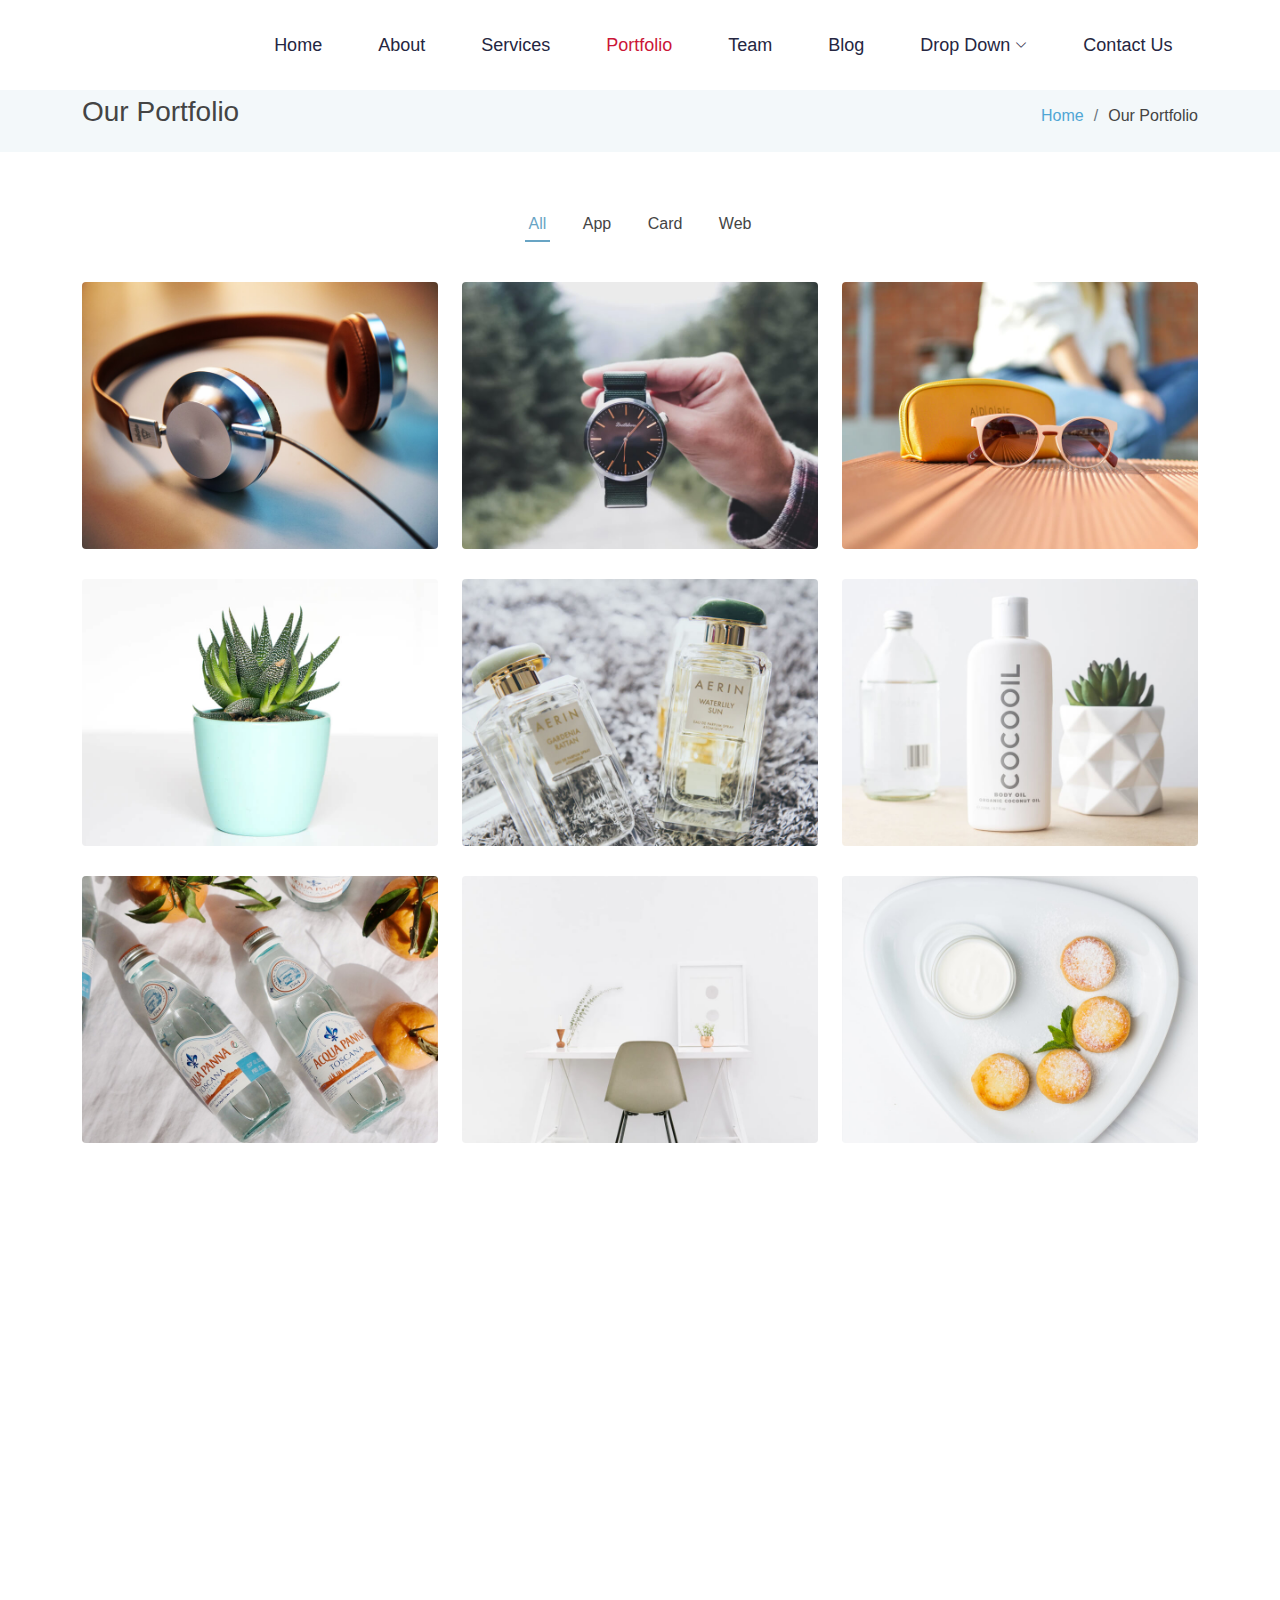
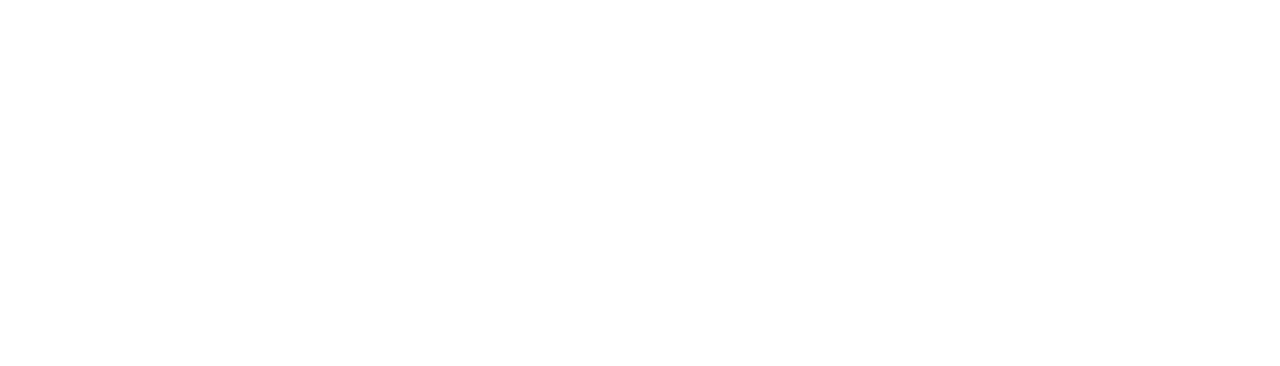
<file: portfolio.html>
<!DOCTYPE html>
<html lang="en">

<head>
  <meta charset="utf-8">
  <meta content="width=device-width, initial-scale=1.0" name="viewport">

  <title>Portfolio - Moderna Bootstrap Template</title>
  <meta content="" name="description">
  <meta content="" name="keywords">

  <!-- Favicons -->
  <link href="static/img/favicon.png" rel="icon">
  <link href="static/img/apple-touch-icon.png" rel="apple-touch-icon">

  <!-- Google Fonts -->
  <link href="https://fonts.googleapis.com/css?family=Open+Sans:300,300i,400,400i,600,600i,700,700i|Roboto:300,300i,400,400i,500,500i,700,700i&display=swap" rel="stylesheet">

  <!-- Vendor CSS Files -->
  <link href="static/vendor/animate.css/animate.min.css" rel="stylesheet">
  <link href="static/vendor/aos/aos.css" rel="stylesheet">
  <link href="static/vendor/bootstrap/css/bootstrap.min.css" rel="stylesheet">
  <link href="static/vendor/bootstrap-icons/bootstrap-icons.css" rel="stylesheet">
  <link href="static/vendor/boxicons/css/boxicons.min.css" rel="stylesheet">
  <link href="static/vendor/glightbox/css/glightbox.min.css" rel="stylesheet">
  <link href="static/vendor/swiper/swiper-bundle.min.css" rel="stylesheet">

  <!-- Template Main CSS File -->
  <link href="static/css/style.css" rel="stylesheet">

  
</head>

<body>

  <!-- ======= Header ======= -->
  <header id="header" class="fixed-top d-flex align-items-center ">
    <div class="container d-flex justify-content-between align-items-center">

      <div class="logo">
        <h1 class="text-light"><a href="index.html"><span>Moderna</span></a></h1>
        <!-- Uncomment below if you prefer to use an image logo -->
        <!-- <a href="index.html"><img src="static/img/logo.png" alt="" class="img-fluid"></a>-->
      </div>

      <nav id="navbar" class="navbar">
        <ul>
          <li><a class="" href="index.html">Home</a></li>
          <li><a href="about.html">About</a></li>
          <li><a href="services.html">Services</a></li>
          <li><a class="active" href="portfolio.html">Portfolio</a></li>
          <li><a href="team.html">Team</a></li>
          <li><a href="blog.html">Blog</a></li>
          <li class="dropdown"><a href="#"><span>Drop Down</span> <i class="bi bi-chevron-down"></i></a>
            <ul>
              <li><a href="#">Drop Down 1</a></li>
              <li class="dropdown"><a href="#"><span>Deep Drop Down</span> <i class="bi bi-chevron-right"></i></a>
                <ul>
                  <li><a href="#">Deep Drop Down 1</a></li>
                  <li><a href="#">Deep Drop Down 2</a></li>
                  <li><a href="#">Deep Drop Down 3</a></li>
                  <li><a href="#">Deep Drop Down 4</a></li>
                  <li><a href="#">Deep Drop Down 5</a></li>
                </ul>
              </li>
              <li><a href="#">Drop Down 2</a></li>
              <li><a href="#">Drop Down 3</a></li>
              <li><a href="#">Drop Down 4</a></li>
            </ul>
          </li>
          <li><a href="contact.html">Contact Us</a></li>
        </ul>
        <i class="bi bi-list mobile-nav-toggle"></i>
      </nav><!-- .navbar -->

    </div>
  </header><!-- End Header -->

  <main id="main">

    <!-- ======= Our Portfolio Section ======= -->
    <section class="breadcrumbs">
      <div class="container">

        <div class="d-flex justify-content-between align-items-center">
          <h2>Our Portfolio</h2>
          <ol>
            <li><a href="index.html">Home</a></li>
            <li>Our Portfolio</li>
          </ol>
        </div>

      </div>
    </section><!-- End Our Portfolio Section -->

    <!-- ======= Portfolio Section ======= -->
    <section class="portfolio">
      <div class="container">

        <div class="row">
          <div class="col-lg-12">
            <ul id="portfolio-flters">
              <li data-filter="*" class="filter-active">All</li>
              <li data-filter=".filter-app">App</li>
              <li data-filter=".filter-card">Card</li>
              <li data-filter=".filter-web">Web</li>
            </ul>
          </div>
        </div>

        <div class="row portfolio-container" data-aos="fade-up" data-aos-easing="ease-in-out" data-aos-duration="500">

          <div class="col-lg-4 col-md-6 portfolio-wrap filter-app">
            <div class="portfolio-item">
              <img src="static/img/portfolio/portfolio-1.jpg" class="img-fluid" alt="">
              <div class="portfolio-info">
                <h3>App 1</h3>
                <div>
                  <a href="static/img/portfolio/portfolio-1.jpg" data-gallery="portfolioGallery" class="portfolio-lightbox" title="App 1"><i class="bx bx-plus"></i></a>
                  <a href="portfolio-details.html" title="Portfolio Details"><i class="bx bx-link"></i></a>
                </div>
              </div>
            </div>
          </div>

          <div class="col-lg-4 col-md-6 portfolio-wrap filter-web">
            <div class="portfolio-item">
              <img src="static/img/portfolio/portfolio-2.jpg" class="img-fluid" alt="">
              <div class="portfolio-info">
                <h3>Web 3</h3>
                <div>
                  <a href="static/img/portfolio/portfolio-2.jpg" data-gallery="portfolioGallery" class="portfolio-lightbox" title="Web 3"><i class="bx bx-plus"></i></a>
                  <a href="portfolio-details.html" title="Portfolio Details"><i class="bx bx-link"></i></a>
                </div>
              </div>
            </div>
          </div>

          <div class="col-lg-4 col-md-6 portfolio-wrap filter-app">
            <div class="portfolio-item">
              <img src="static/img/portfolio/portfolio-3.jpg" class="img-fluid" alt="">
              <div class="portfolio-info">
                <h3>App 2</h3>
                <div>
                  <a href="static/img/portfolio/portfolio-3.jpg" data-gallery="portfolioGallery" class="portfolio-lightbox" title="App 2"><i class="bx bx-plus"></i></a>
                  <a href="portfolio-details.html" title="Portfolio Details"><i class="bx bx-link"></i></a>
                </div>
              </div>
            </div>
          </div>

          <div class="col-lg-4 col-md-6 portfolio-wrap filter-card">
            <div class="portfolio-item">
              <img src="static/img/portfolio/portfolio-4.jpg" class="img-fluid" alt="">
              <div class="portfolio-info">
                <h3>Card 2</h3>
                <div>
                  <a href="static/img/portfolio/portfolio-4.jpg" data-gallery="portfolioGallery" class="portfolio-lightbox" title="Card 2"><i class="bx bx-plus"></i></a>
                  <a href="portfolio-details.html" title="Portfolio Details"><i class="bx bx-link"></i></a>
                </div>
              </div>
            </div>
          </div>

          <div class="col-lg-4 col-md-6 portfolio-wrap filter-web">
            <div class="portfolio-item">
              <img src="static/img/portfolio/portfolio-5.jpg" class="img-fluid" alt="">
              <div class="portfolio-info">
                <h3>Web 2</h3>
                <div>
                  <a href="static/img/portfolio/portfolio-5.jpg" data-gallery="portfolioGallery" class="portfolio-lightbox" title="Web 2"><i class="bx bx-plus"></i></a>
                  <a href="portfolio-details.html" title="Portfolio Details"><i class="bx bx-link"></i></a>
                </div>
              </div>
            </div>
          </div>

          <div class="col-lg-4 col-md-6 portfolio-wrap filter-app">
            <div class="portfolio-item">
              <img src="static/img/portfolio/portfolio-6.jpg" class="img-fluid" alt="">
              <div class="portfolio-info">
                <h3>App 3</h3>
                <div>
                  <a href="static/img/portfolio/portfolio-6.jpg" data-gallery="portfolioGallery" class="portfolio-lightbox" title="App 3"><i class="bx bx-plus"></i></a>
                  <a href="portfolio-details.html" title="Portfolio Details"><i class="bx bx-link"></i></a>
                </div>
              </div>
            </div>
          </div>

          <div class="col-lg-4 col-md-6 portfolio-wrap filter-card">
            <div class="portfolio-item">
              <img src="static/img/portfolio/portfolio-7.jpg" class="img-fluid" alt="">
              <div class="portfolio-info">
                <h3>Card 1</h3>
                <div>
                  <a href="static/img/portfolio/portfolio-7.jpg" data-gallery="portfolioGallery" class="portfolio-lightbox" title="Card 1"><i class="bx bx-plus"></i></a>
                  <a href="portfolio-details.html" title="Portfolio Details"><i class="bx bx-link"></i></a>
                </div>
              </div>
            </div>
          </div>

          <div class="col-lg-4 col-md-6 portfolio-wrap filter-card">
            <div class="portfolio-item">
              <img src="static/img/portfolio/portfolio-8.jpg" class="img-fluid" alt="">
              <div class="portfolio-info">
                <h3>Card 3</h3>
                <div>
                  <a href="static/img/portfolio/portfolio-8.jpg" data-gallery="portfolioGallery" class="portfolio-lightbox" title="Card 3"><i class="bx bx-plus"></i></a>
                  <a href="portfolio-details.html" title="Portfolio Details"><i class="bx bx-link"></i></a>
                </div>
              </div>
            </div>
          </div>

          <div class="col-lg-4 col-md-6 portfolio-wrap filter-web">
            <div class="portfolio-item">
              <img src="static/img/portfolio/portfolio-9.jpg" class="img-fluid" alt="">
              <div class="portfolio-info">
                <h3>Web 1</h3>
                <div>
                  <a href="static/img/portfolio/portfolio-9.jpg" data-gallery="portfolioGallery" class="portfolio-lightbox" title="Web 1"><i class="bx bx-plus"></i></a>
                  <a href="portfolio-details.html" title="Portfolio Details"><i class="bx bx-link"></i></a>
                </div>
              </div>
            </div>
          </div>

        </div>

      </div>
    </section><!-- End Portfolio Section -->

  </main><!-- End #main -->

  <!-- ======= Footer ======= -->
  <footer id="footer" data-aos="fade-up" data-aos-easing="ease-in-out" data-aos-duration="500">

    <div class="footer-newsletter">
      <div class="container">
        <div class="row">
          <div class="col-lg-6">
            <h4>Our Newsletter</h4>
            <p>Tamen quem nulla quae legam multos aute sint culpa legam noster magna</p>
          </div>
          <div class="col-lg-6">
            <form action="" method="post">
              <input type="email" name="email"><input type="submit" value="Subscribe">
            </form>
          </div>
        </div>
      </div>
    </div>

    <div class="footer-top">
      <div class="container">
        <div class="row">

          <div class="col-lg-3 col-md-6 footer-links">
            <h4>Useful Links</h4>
            <ul>
              <li><i class="bx bx-chevron-right"></i> <a href="#">Home</a></li>
              <li><i class="bx bx-chevron-right"></i> <a href="#">About us</a></li>
              <li><i class="bx bx-chevron-right"></i> <a href="#">Services</a></li>
              <li><i class="bx bx-chevron-right"></i> <a href="#">Terms of service</a></li>
              <li><i class="bx bx-chevron-right"></i> <a href="#">Privacy policy</a></li>
            </ul>
          </div>

          <div class="col-lg-3 col-md-6 footer-links">
            <h4>Our Services</h4>
            <ul>
              <li><i class="bx bx-chevron-right"></i> <a href="#">Web Design</a></li>
              <li><i class="bx bx-chevron-right"></i> <a href="#">Web Development</a></li>
              <li><i class="bx bx-chevron-right"></i> <a href="#">Product Management</a></li>
              <li><i class="bx bx-chevron-right"></i> <a href="#">Marketing</a></li>
              <li><i class="bx bx-chevron-right"></i> <a href="#">Graphic Design</a></li>
            </ul>
          </div>

          <div class="col-lg-3 col-md-6 footer-contact">
            <h4>Contact Us</h4>
            <p>
              A108 Adam Street <br>
              New York, NY 535022<br>
              United States <br><br>
              <strong>Phone:</strong> +1 5589 55488 55<br>
              <strong>Email:</strong> info@example.com<br>
            </p>

          </div>

          <div class="col-lg-3 col-md-6 footer-info">
            <h3>About Moderna</h3>
            <p>Cras fermentum odio eu feugiat lide par naso tierra. Justo eget nada terra videa magna derita valies darta donna mare fermentum iaculis eu non diam phasellus.</p>
            <div class="social-links mt-3">
              <a href="#" class="twitter"><i class="bx bxl-twitter"></i></a>
              <a href="#" class="facebook"><i class="bx bxl-facebook"></i></a>
              <a href="#" class="instagram"><i class="bx bxl-instagram"></i></a>
              <a href="#" class="linkedin"><i class="bx bxl-linkedin"></i></a>
            </div>
          </div>

        </div>
      </div>
    </div>

    <div class="container">
      <div class="copyright">
        &copy; Copyright <strong><span>Moderna</span></strong>. All Rights Reserved
      </div>
      <div class="credits">
        
        Designed by <a href="https://bootstrapmade.com/">BootstrapMade</a>
      </div>
    </div>
  </footer><!-- End Footer -->

  <a href="#" class="back-to-top d-flex align-items-center justify-content-center"><i class="bi bi-arrow-up-short"></i></a>

  <!-- Vendor JS Files -->
  <script src="static/vendor/purecounter/purecounter_vanilla.js"></script>
  <script src="static/vendor/aos/aos.js"></script>
  <script src="static/vendor/bootstrap/js/bootstrap.bundle.min.js"></script>
  <script src="static/vendor/glightbox/js/glightbox.min.js"></script>
  <script src="static/vendor/isotope-layout/isotope.pkgd.min.js"></script>
  <script src="static/vendor/swiper/swiper-bundle.min.js"></script>
  <script src="static/vendor/waypoints/noframework.waypoints.js"></script>
  <script src="static/vendor/php-email-form/validate.js"></script>

  <!-- Template Main JS File -->
  <script src="static/js/main.js"></script>

</body>

</html>
</file>
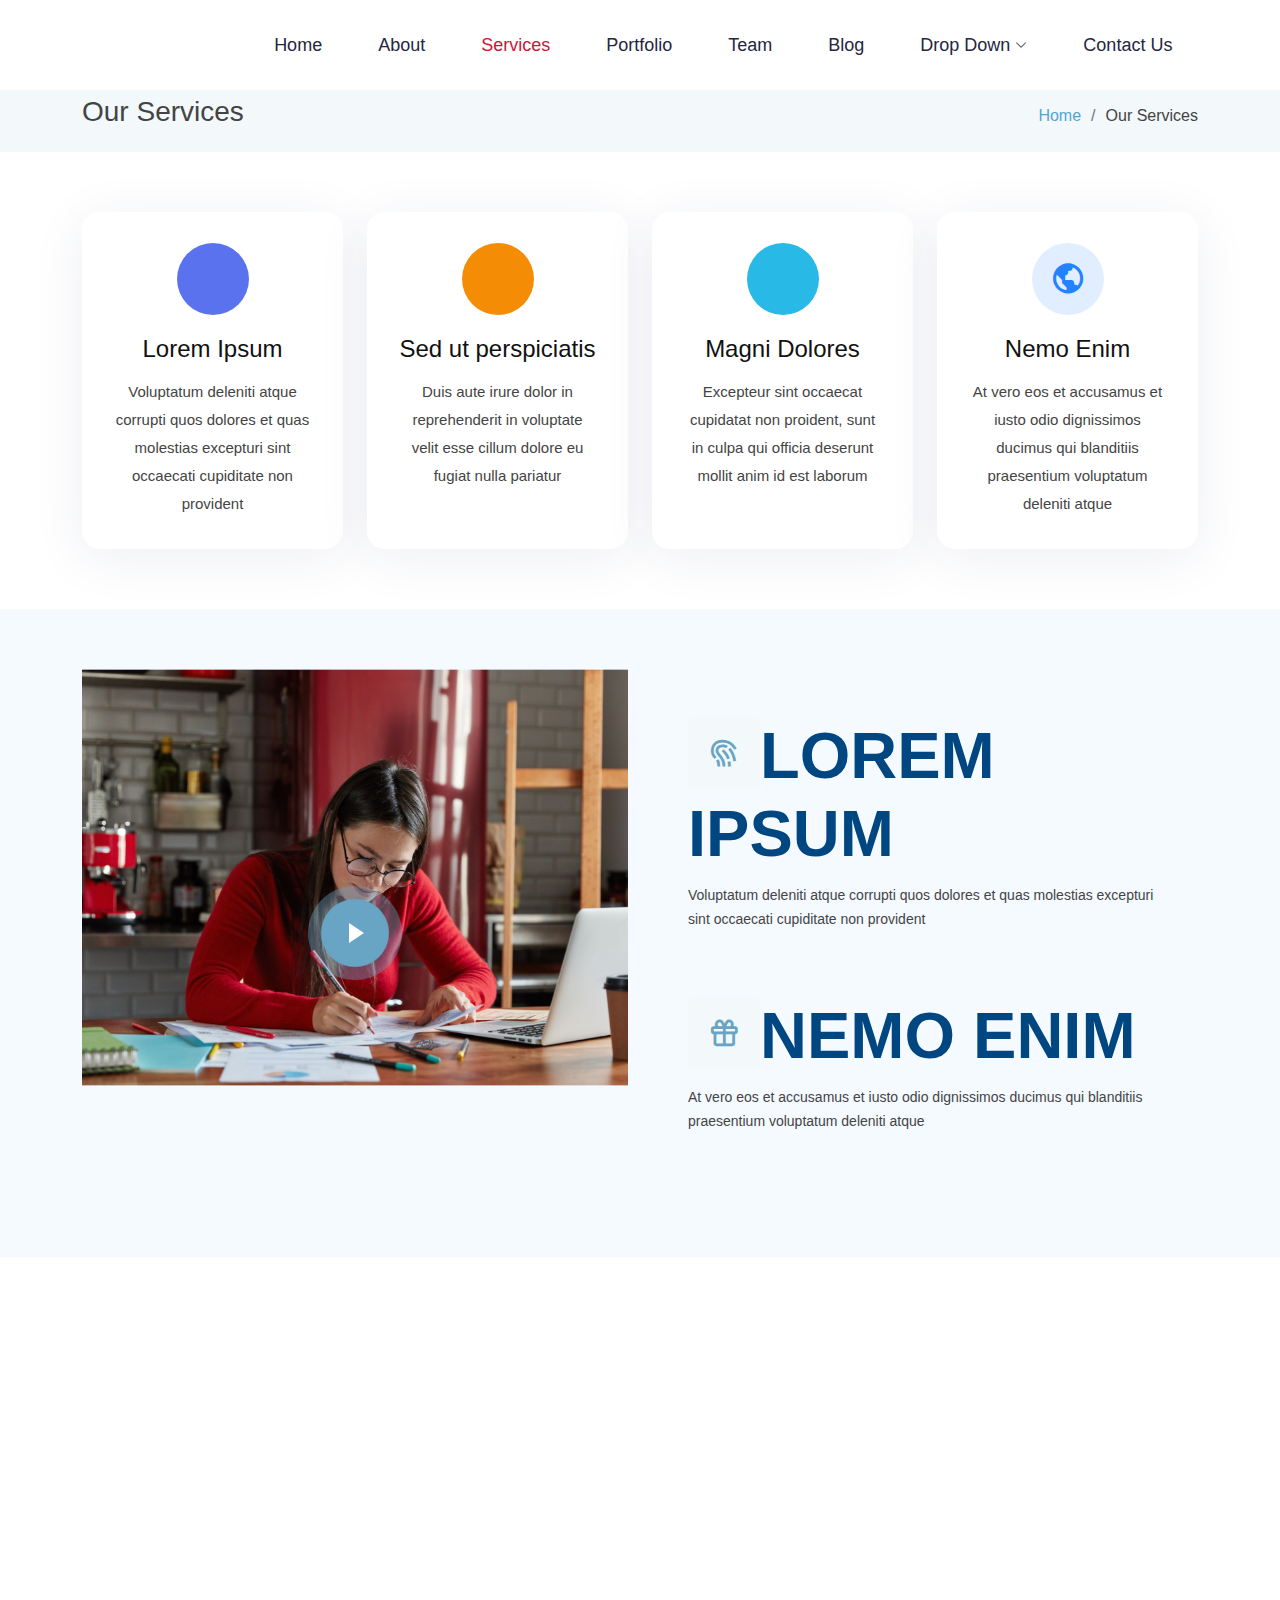
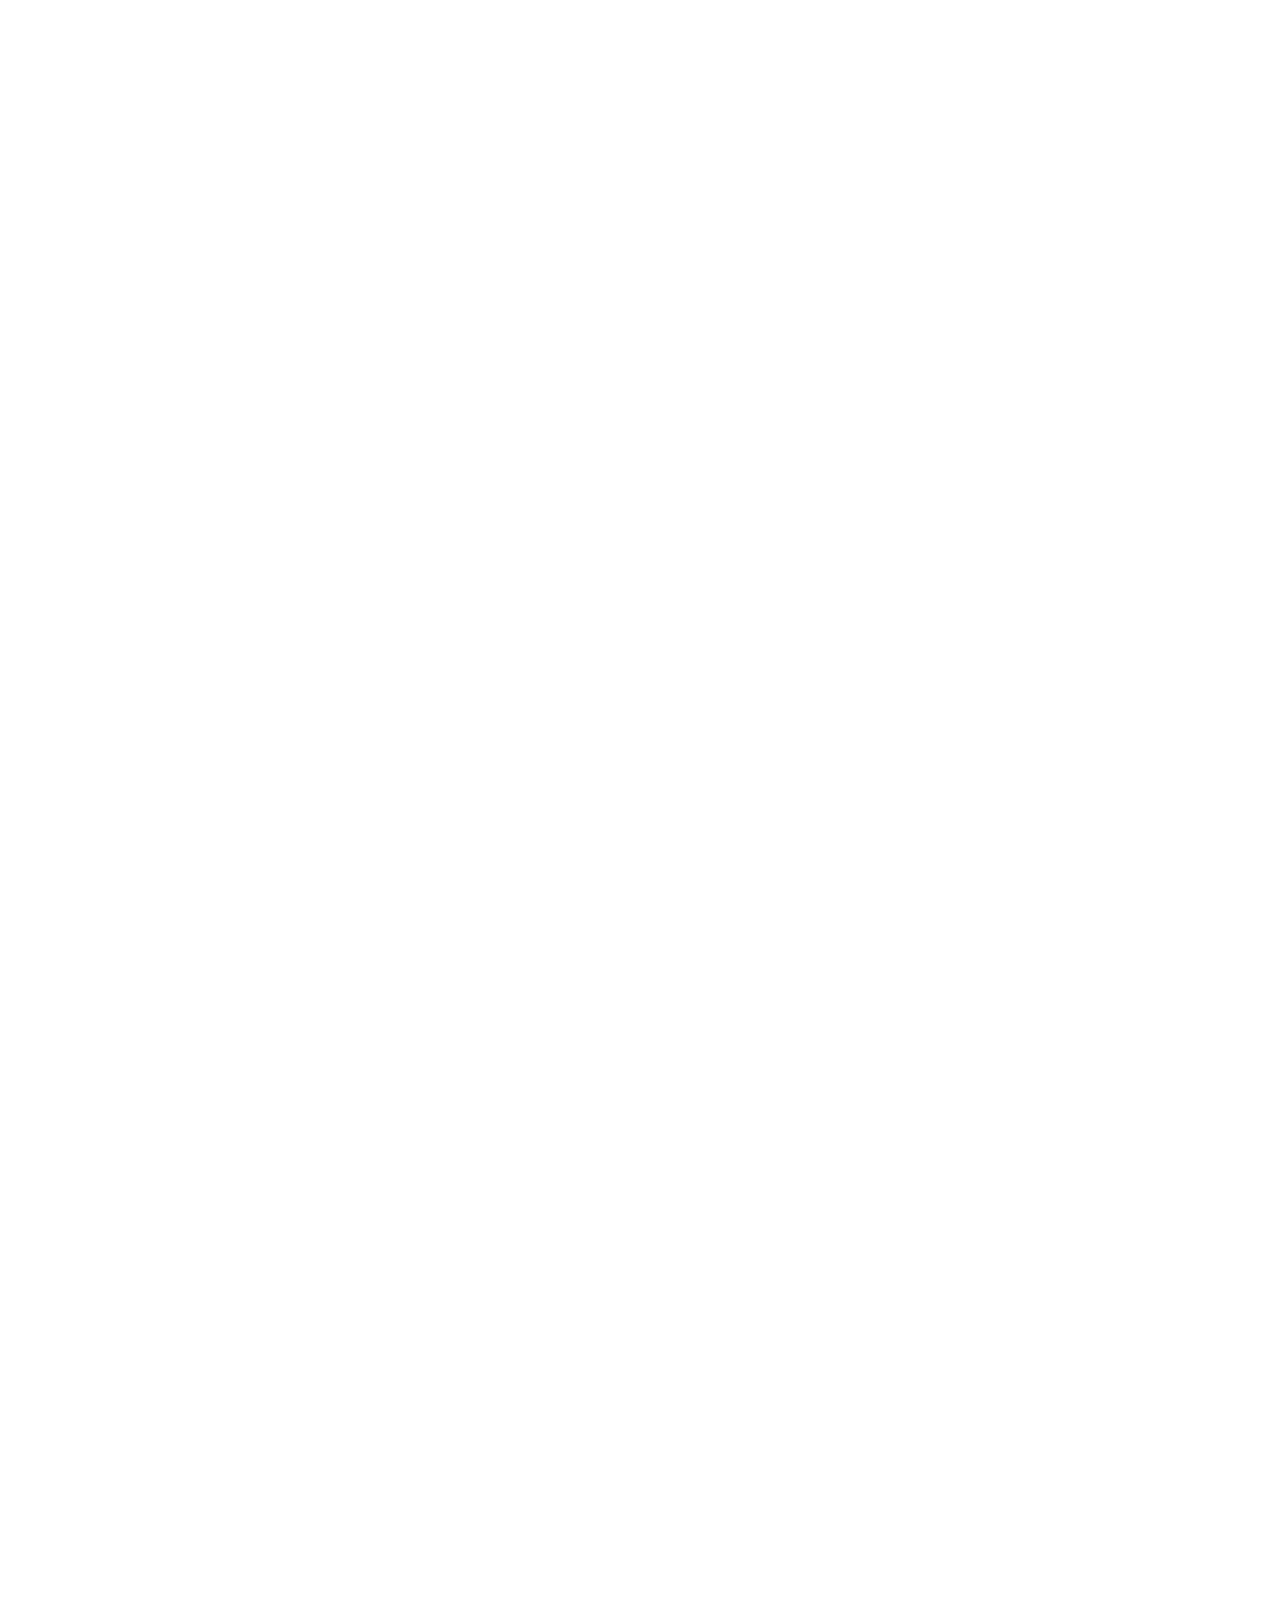
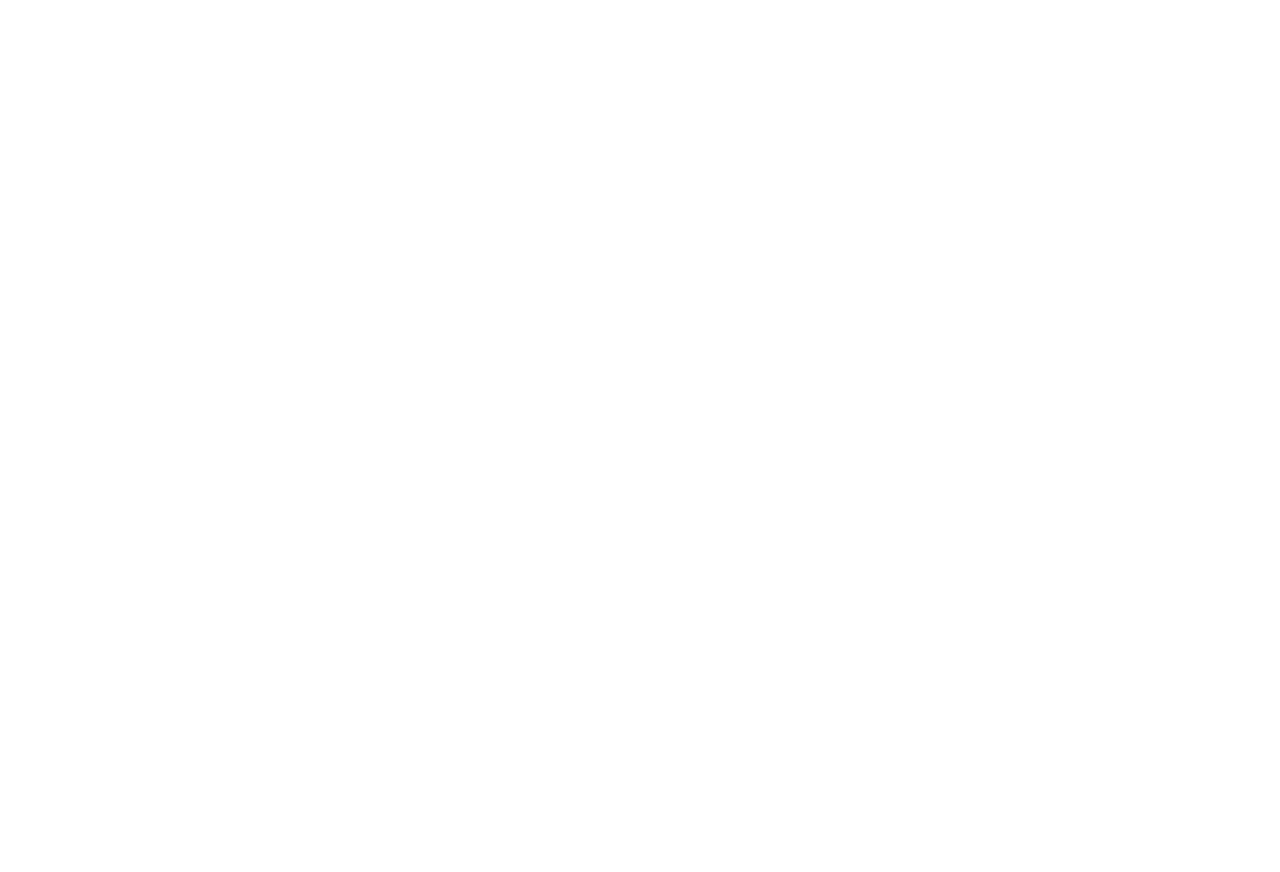
<file: services.html>
<!DOCTYPE html>
<html lang="en">

<head>
  <meta charset="utf-8">
  <meta content="width=device-width, initial-scale=1.0" name="viewport">

  <title>Services - Moderna Bootstrap Template</title>
  <meta content="" name="description">
  <meta content="" name="keywords">

  <!-- Favicons -->
  <link href="static/img/favicon.png" rel="icon">
  <link href="static/img/apple-touch-icon.png" rel="apple-touch-icon">

  <!-- Google Fonts -->
  <link href="https://fonts.googleapis.com/css?family=Open+Sans:300,300i,400,400i,600,600i,700,700i|Roboto:300,300i,400,400i,500,500i,700,700i&display=swap" rel="stylesheet">

  <!-- Vendor CSS Files -->
  <link href="static/vendor/animate.css/animate.min.css" rel="stylesheet">
  <link href="static/vendor/aos/aos.css" rel="stylesheet">
  <link href="static/vendor/bootstrap/css/bootstrap.min.css" rel="stylesheet">
  <link href="static/vendor/bootstrap-icons/bootstrap-icons.css" rel="stylesheet">
  <link href="static/vendor/boxicons/css/boxicons.min.css" rel="stylesheet">
  <link href="static/vendor/glightbox/css/glightbox.min.css" rel="stylesheet">
  <link href="static/vendor/swiper/swiper-bundle.min.css" rel="stylesheet">

  <!-- Template Main CSS File -->
  <link href="static/css/style.css" rel="stylesheet">

  
</head>

<body>

  <!-- ======= Header ======= -->
  <header id="header" class="fixed-top d-flex align-items-center ">
    <div class="container d-flex justify-content-between align-items-center">

      <div class="logo">
        <h1 class="text-light"><a href="index.html"><span>Moderna</span></a></h1>
        <!-- Uncomment below if you prefer to use an image logo -->
        <!-- <a href="index.html"><img src="static/img/logo.png" alt="" class="img-fluid"></a>-->
      </div>

      <nav id="navbar" class="navbar">
        <ul>
          <li><a class="" href="index.html">Home</a></li>
          <li><a href="about.html">About</a></li>
          <li><a class="active" href="services.html">Services</a></li>
          <li><a href="portfolio.html">Portfolio</a></li>
          <li><a href="team.html">Team</a></li>
          <li><a href="blog.html">Blog</a></li>
          <li class="dropdown"><a href="#"><span>Drop Down</span> <i class="bi bi-chevron-down"></i></a>
            <ul>
              <li><a href="#">Drop Down 1</a></li>
              <li class="dropdown"><a href="#"><span>Deep Drop Down</span> <i class="bi bi-chevron-right"></i></a>
                <ul>
                  <li><a href="#">Deep Drop Down 1</a></li>
                  <li><a href="#">Deep Drop Down 2</a></li>
                  <li><a href="#">Deep Drop Down 3</a></li>
                  <li><a href="#">Deep Drop Down 4</a></li>
                  <li><a href="#">Deep Drop Down 5</a></li>
                </ul>
              </li>
              <li><a href="#">Drop Down 2</a></li>
              <li><a href="#">Drop Down 3</a></li>
              <li><a href="#">Drop Down 4</a></li>
            </ul>
          </li>
          <li><a href="contact.html">Contact Us</a></li>
        </ul>
        <i class="bi bi-list mobile-nav-toggle"></i>
      </nav><!-- .navbar -->

    </div>
  </header><!-- End Header -->

  <main id="main">

    <!-- ======= Our Services Section ======= -->
    <section class="breadcrumbs">
      <div class="container">

        <div class="d-flex justify-content-between align-items-center">
          <h2>Our Services</h2>
          <ol>
            <li><a href="index.html">Home</a></li>
            <li>Our Services</li>
          </ol>
        </div>

      </div>
    </section><!-- End Our Services Section -->

    <!-- ======= Services Section ======= -->
    <section class="services">
      <div class="container">

        <div class="row">
          <div class="col-md-6 col-lg-3 d-flex align-items-stretch" data-aos="fade-up">
            <div class="icon-box icon-box-pink">
              <div class="icon"><i class="bx bxl-dribbble"></i></div>
              <h4 class="title"><a href="">Lorem Ipsum</a></h4>
              <p class="description">Voluptatum deleniti atque corrupti quos dolores et quas molestias excepturi sint occaecati cupiditate non provident</p>
            </div>
          </div>

          <div class="col-md-6 col-lg-3 d-flex align-items-stretch" data-aos="fade-up" data-aos-delay="100">
            <div class="icon-box icon-box-cyan">
              <div class="icon"><i class="bx bx-file"></i></div>
              <h4 class="title"><a href="">Sed ut perspiciatis</a></h4>
              <p class="description">Duis aute irure dolor in reprehenderit in voluptate velit esse cillum dolore eu fugiat nulla pariatur</p>
            </div>
          </div>

          <div class="col-md-6 col-lg-3 d-flex align-items-stretch" data-aos="fade-up" data-aos-delay="200">
            <div class="icon-box icon-box-green">
              <div class="icon"><i class="bx bx-tachometer"></i></div>
              <h4 class="title"><a href="">Magni Dolores</a></h4>
              <p class="description">Excepteur sint occaecat cupidatat non proident, sunt in culpa qui officia deserunt mollit anim id est laborum</p>
            </div>
          </div>

          <div class="col-md-6 col-lg-3 d-flex align-items-stretch" data-aos="fade-up" data-aos-delay="200">
            <div class="icon-box icon-box-blue">
              <div class="icon"><i class="bx bx-world"></i></div>
              <h4 class="title"><a href="">Nemo Enim</a></h4>
              <p class="description">At vero eos et accusamus et iusto odio dignissimos ducimus qui blanditiis praesentium voluptatum deleniti atque</p>
            </div>
          </div>

        </div>

      </div>
    </section><!-- End Services Section -->

    <!-- ======= Why Us Section ======= -->
    <section class="why-us section-bg" data-aos="fade-up" date-aos-delay="200">
      <div class="container">

        <div class="row">
          <div class="col-lg-6 video-box">
            <img src="static/img/why-us.jpg" class="img-fluid" alt="">
            <a href="https://www.youtube.com/watch?v=jDDaplaOz7Q" class="venobox play-btn mb-4" data-vbtype="video" data-autoplay="true"></a>
          </div>

          <div class="col-lg-6 d-flex flex-column justify-content-center p-5">

            <div class="icon-box">
              <div class="icon"><i class="bx bx-fingerprint"></i></div>
              <h4 class="title"><a href="">Lorem Ipsum</a></h4>
              <p class="description">Voluptatum deleniti atque corrupti quos dolores et quas molestias excepturi sint occaecati cupiditate non provident</p>
            </div>

            <div class="icon-box">
              <div class="icon"><i class="bx bx-gift"></i></div>
              <h4 class="title"><a href="">Nemo Enim</a></h4>
              <p class="description">At vero eos et accusamus et iusto odio dignissimos ducimus qui blanditiis praesentium voluptatum deleniti atque</p>
            </div>

          </div>
        </div>

      </div>
    </section><!-- End Why Us Section -->

    <!-- ======= Service Details Section ======= -->
    <section class="service-details">
      <div class="container">

        <div class="row">
          <div class="col-md-6 d-flex align-items-stretch" data-aos="fade-up">
            <div class="card">
              <div class="card-img">
                <img src="static/img/service-details-1.jpg" alt="...">
              </div>
              <div class="card-body">
                <h5 class="card-title"><a href="#">Our Mission</a></h5>
                <p class="card-text">Lorem ipsum dolor sit amet, consectetur elit, sed do eiusmod tempor ut labore et dolore magna aliqua. Ut enim ad minim veniam, quis nostrud exercitation ullamco laboris nisi ut aliquip ex ea commodo consequat</p>
                <div class="read-more"><a href="#"><i class="bi bi-arrow-right"></i> Read More</a></div>
              </div>
            </div>
          </div>
          <div class="col-md-6 d-flex align-items-stretch" data-aos="fade-up">
            <div class="card">
              <div class="card-img">
                <img src="static/img/service-details-2.jpg" alt="...">
              </div>
              <div class="card-body">
                <h5 class="card-title"><a href="#">Our Plan</a></h5>
                <p class="card-text">Sed ut perspiciatis unde omnis iste natus error sit voluptatem doloremque laudantium, totam rem aperiam, eaque ipsa quae ab illo inventore veritatis et quasi architecto beatae vitae dicta sunt explicabo</p>
                <div class="read-more"><a href="#"><i class="bi bi-arrow-right"></i> Read More</a></div>
              </div>
            </div>

          </div>
          <div class="col-md-6 d-flex align-items-stretch" data-aos="fade-up">
            <div class="card">
              <div class="card-img">
                <img src="static/img/service-details-3.jpg" alt="...">
              </div>
              <div class="card-body">
                <h5 class="card-title"><a href="#">Our Vision</a></h5>
                <p class="card-text">Nemo enim ipsam voluptatem quia voluptas sit aut odit aut fugit, sed quia magni dolores eos qui ratione voluptatem sequi nesciunt Neque porro quisquam est, qui dolorem ipsum quia dolor sit amet</p>
                <div class="read-more"><a href="#"><i class="bi bi-arrow-right"></i> Read More</a></div>
              </div>
            </div>
          </div>
          <div class="col-md-6 d-flex align-items-stretch" data-aos="fade-up">
            <div class="card">
              <div class="card-img">
                <img src="static/img/service-details-4.jpg" alt="...">
              </div>
              <div class="card-body">
                <h5 class="card-title"><a href="#">Our Care</a></h5>
                <p class="card-text">Nostrum eum sed et autem dolorum perspiciatis. Magni porro quisquam laudantium voluptatem. In molestiae earum ab sit esse voluptatem. Eos ipsam cumque ipsum officiis qui nihil aut incidunt aut</p>
                <div class="read-more"><a href="#"><i class="bi bi-arrow-right"></i> Read More</a></div>
              </div>
            </div>
          </div>
        </div>

      </div>
    </section><!-- End Service Details Section -->

    <!-- ======= Pricing Section ======= -->
    <section class="pricing section-bg" data-aos="fade-up">
      <div class="container">

        <div class="section-title">
          <h2>Pricing</h2>
          <p>Magnam dolores commodi suscipit. Necessitatibus eius consequatur ex aliquid fuga eum quidem. Sit sint consectetur velit. Quisquam quos quisquam cupiditate. Et nemo qui impedit suscipit alias ea. Quia fugiat sit in iste officiis commodi quidem hic quas.</p>
        </div>

        <div class="row no-gutters">

          <div class="col-lg-4 box">
            <h3>Free</h3>
            <h4>$0<span>per month</span></h4>
            <ul>
              <li><i class="bx bx-check"></i> Quam adipiscing vitae proin</li>
              <li><i class="bx bx-check"></i> Nec feugiat nisl pretium</li>
              <li><i class="bx bx-check"></i> Nulla at volutpat diam uteera</li>
              <li class="na"><i class="bx bx-x"></i> <span>Pharetra massa massa ultricies</span></li>
              <li class="na"><i class="bx bx-x"></i> <span>Massa ultricies mi quis hendrerit</span></li>
            </ul>
            <a href="#" class="get-started-btn">Get Started</a>
          </div>

          <div class="col-lg-4 box featured">
            <h3>Business</h3>
            <h4>$29<span>per month</span></h4>
            <ul>
              <li><i class="bx bx-check"></i> Quam adipiscing vitae proin</li>
              <li><i class="bx bx-check"></i> Nec feugiat nisl pretium</li>
              <li><i class="bx bx-check"></i> Nulla at volutpat diam uteera</li>
              <li><i class="bx bx-check"></i> Pharetra massa massa ultricies</li>
              <li><i class="bx bx-check"></i> Massa ultricies mi quis hendrerit</li>
            </ul>
            <a href="#" class="get-started-btn">Get Started</a>
          </div>

          <div class="col-lg-4 box">
            <h3>Developer</h3>
            <h4>$49<span>per month</span></h4>
            <ul>
              <li><i class="bx bx-check"></i> Quam adipiscing vitae proin</li>
              <li><i class="bx bx-check"></i> Nec feugiat nisl pretium</li>
              <li><i class="bx bx-check"></i> Nulla at volutpat diam uteera</li>
              <li><i class="bx bx-check"></i> Pharetra massa massa ultricies</li>
              <li><i class="bx bx-check"></i> Massa ultricies mi quis hendrerit</li>
            </ul>
            <a href="#" class="get-started-btn">Get Started</a>
          </div>

        </div>

      </div>
    </section><!-- End Pricing Section -->

  </main><!-- End #main -->

  <!-- ======= Footer ======= -->
  <footer id="footer" data-aos="fade-up" data-aos-easing="ease-in-out" data-aos-duration="500">

    <div class="footer-newsletter">
      <div class="container">
        <div class="row">
          <div class="col-lg-6">
            <h4>Our Newsletter</h4>
            <p>Tamen quem nulla quae legam multos aute sint culpa legam noster magna</p>
          </div>
          <div class="col-lg-6">
            <form action="" method="post">
              <input type="email" name="email"><input type="submit" value="Subscribe">
            </form>
          </div>
        </div>
      </div>
    </div>

    <div class="footer-top">
      <div class="container">
        <div class="row">

          <div class="col-lg-3 col-md-6 footer-links">
            <h4>Useful Links</h4>
            <ul>
              <li><i class="bx bx-chevron-right"></i> <a href="#">Home</a></li>
              <li><i class="bx bx-chevron-right"></i> <a href="#">About us</a></li>
              <li><i class="bx bx-chevron-right"></i> <a href="#">Services</a></li>
              <li><i class="bx bx-chevron-right"></i> <a href="#">Terms of service</a></li>
              <li><i class="bx bx-chevron-right"></i> <a href="#">Privacy policy</a></li>
            </ul>
          </div>

          <div class="col-lg-3 col-md-6 footer-links">
            <h4>Our Services</h4>
            <ul>
              <li><i class="bx bx-chevron-right"></i> <a href="#">Web Design</a></li>
              <li><i class="bx bx-chevron-right"></i> <a href="#">Web Development</a></li>
              <li><i class="bx bx-chevron-right"></i> <a href="#">Product Management</a></li>
              <li><i class="bx bx-chevron-right"></i> <a href="#">Marketing</a></li>
              <li><i class="bx bx-chevron-right"></i> <a href="#">Graphic Design</a></li>
            </ul>
          </div>

          <div class="col-lg-3 col-md-6 footer-contact">
            <h4>Contact Us</h4>
            <p>
              A108 Adam Street <br>
              New York, NY 535022<br>
              United States <br><br>
              <strong>Phone:</strong> +1 5589 55488 55<br>
              <strong>Email:</strong> info@example.com<br>
            </p>

          </div>

          <div class="col-lg-3 col-md-6 footer-info">
            <h3>About Moderna</h3>
            <p>Cras fermentum odio eu feugiat lide par naso tierra. Justo eget nada terra videa magna derita valies darta donna mare fermentum iaculis eu non diam phasellus.</p>
            <div class="social-links mt-3">
              <a href="#" class="twitter"><i class="bx bxl-twitter"></i></a>
              <a href="#" class="facebook"><i class="bx bxl-facebook"></i></a>
              <a href="#" class="instagram"><i class="bx bxl-instagram"></i></a>
              <a href="#" class="linkedin"><i class="bx bxl-linkedin"></i></a>
            </div>
          </div>

        </div>
      </div>
    </div>

    <div class="container">
      <div class="copyright">
        &copy; Copyright <strong><span>Moderna</span></strong>. All Rights Reserved
      </div>
      <div class="credits">
        
        Designed by <a href="https://bootstrapmade.com/">BootstrapMade</a>
      </div>
    </div>
  </footer><!-- End Footer -->

  <a href="#" class="back-to-top d-flex align-items-center justify-content-center"><i class="bi bi-arrow-up-short"></i></a>

  <!-- Vendor JS Files -->
  <script src="static/vendor/purecounter/purecounter_vanilla.js"></script>
  <script src="static/vendor/aos/aos.js"></script>
  <script src="static/vendor/bootstrap/js/bootstrap.bundle.min.js"></script>
  <script src="static/vendor/glightbox/js/glightbox.min.js"></script>
  <script src="static/vendor/isotope-layout/isotope.pkgd.min.js"></script>
  <script src="static/vendor/swiper/swiper-bundle.min.js"></script>
  <script src="static/vendor/waypoints/noframework.waypoints.js"></script>
  <script src="static/vendor/php-email-form/validate.js"></script>

  <!-- Template Main JS File -->
  <script src="static/js/main.js"></script>

</body>

</html>
</file>
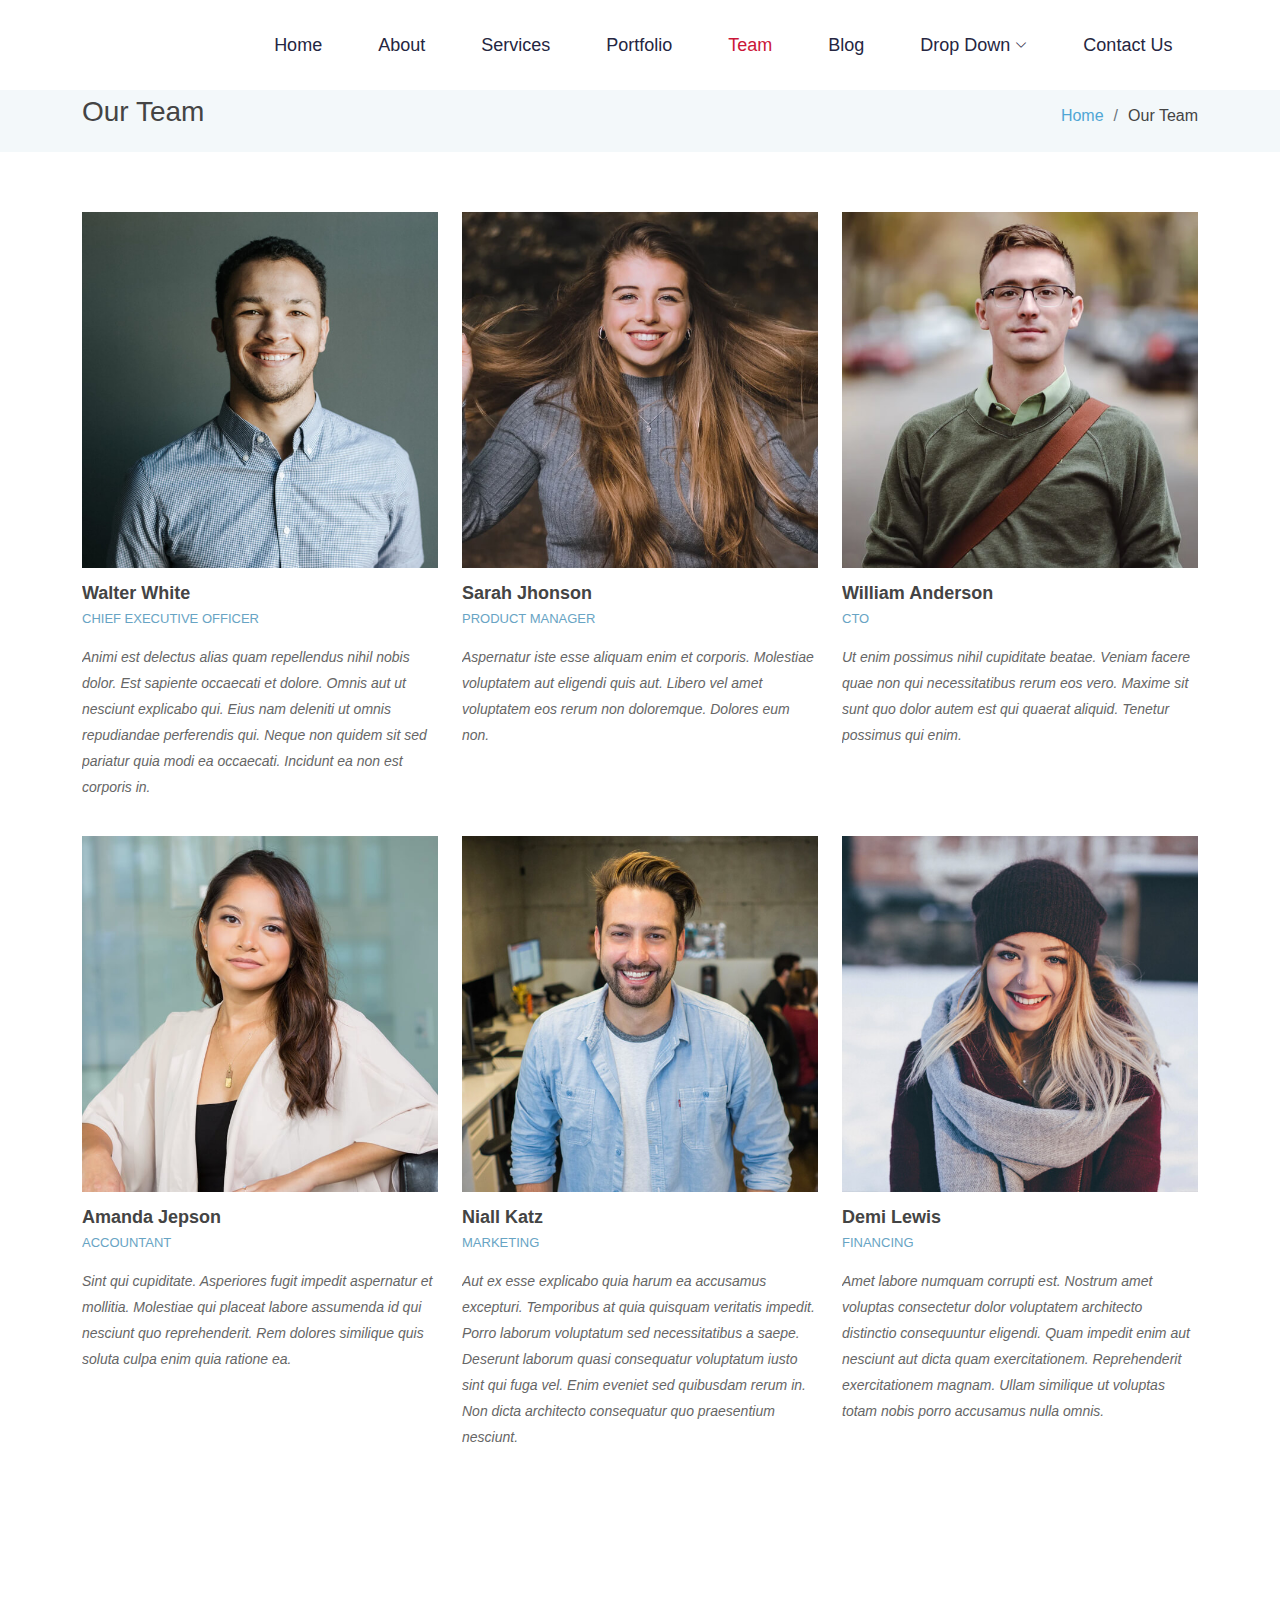
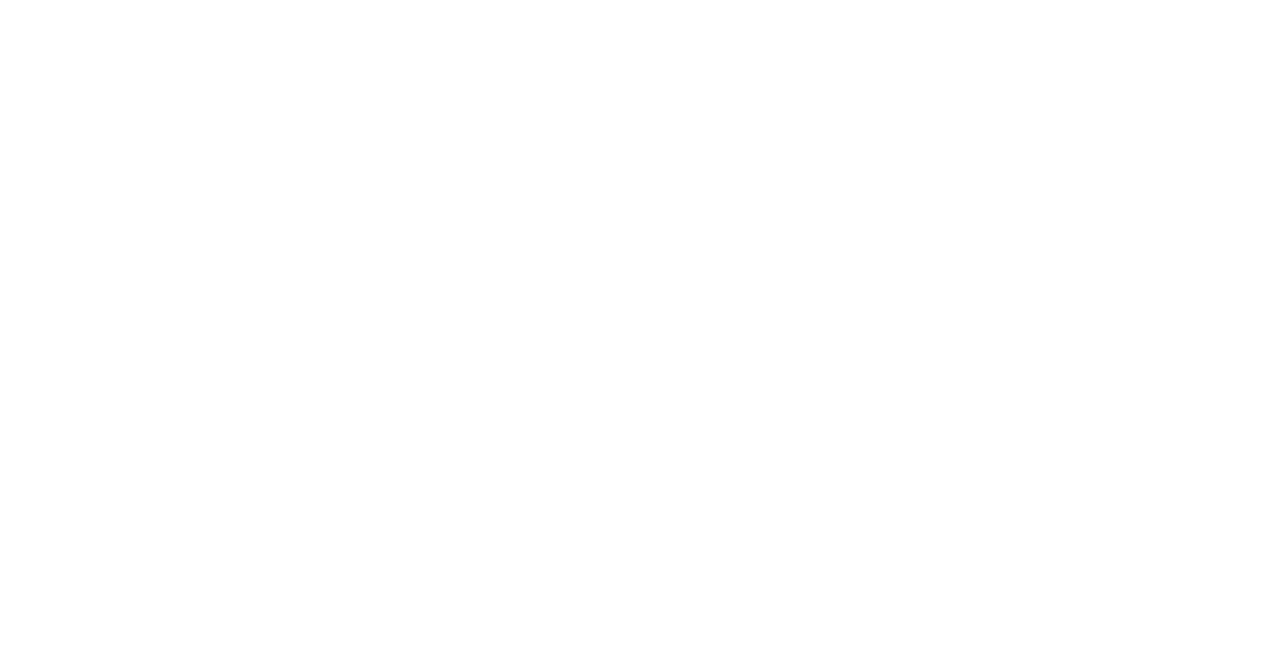
<file: team.html>
<!DOCTYPE html>
<html lang="en">

<head>
  <meta charset="utf-8">
  <meta content="width=device-width, initial-scale=1.0" name="viewport">

  <title>Team - Moderna Bootstrap Template</title>
  <meta content="" name="description">
  <meta content="" name="keywords">

  <!-- Favicons -->
  <link href="static/img/favicon.png" rel="icon">
  <link href="static/img/apple-touch-icon.png" rel="apple-touch-icon">

  <!-- Google Fonts -->
  <link href="https://fonts.googleapis.com/css?family=Open+Sans:300,300i,400,400i,600,600i,700,700i|Roboto:300,300i,400,400i,500,500i,700,700i&display=swap" rel="stylesheet">

  <!-- Vendor CSS Files -->
  <link href="static/vendor/animate.css/animate.min.css" rel="stylesheet">
  <link href="static/vendor/aos/aos.css" rel="stylesheet">
  <link href="static/vendor/bootstrap/css/bootstrap.min.css" rel="stylesheet">
  <link href="static/vendor/bootstrap-icons/bootstrap-icons.css" rel="stylesheet">
  <link href="static/vendor/boxicons/css/boxicons.min.css" rel="stylesheet">
  <link href="static/vendor/glightbox/css/glightbox.min.css" rel="stylesheet">
  <link href="static/vendor/swiper/swiper-bundle.min.css" rel="stylesheet">

  <!-- Template Main CSS File -->
  <link href="static/css/style.css" rel="stylesheet">

  
</head>

<body>

  <!-- ======= Header ======= -->
  <header id="header" class="fixed-top d-flex align-items-center ">
    <div class="container d-flex justify-content-between align-items-center">

      <div class="logo">
        <h1 class="text-light"><a href="index.html"><span>Moderna</span></a></h1>
        <!-- Uncomment below if you prefer to use an image logo -->
        <!-- <a href="index.html"><img src="static/img/logo.png" alt="" class="img-fluid"></a>-->
      </div>

      <nav id="navbar" class="navbar">
        <ul>
          <li><a class="" href="index.html">Home</a></li>
          <li><a href="about.html">About</a></li>
          <li><a href="services.html">Services</a></li>
          <li><a href="portfolio.html">Portfolio</a></li>
          <li><a class="active" href="team.html">Team</a></li>
          <li><a href="blog.html">Blog</a></li>
          <li class="dropdown"><a href="#"><span>Drop Down</span> <i class="bi bi-chevron-down"></i></a>
            <ul>
              <li><a href="#">Drop Down 1</a></li>
              <li class="dropdown"><a href="#"><span>Deep Drop Down</span> <i class="bi bi-chevron-right"></i></a>
                <ul>
                  <li><a href="#">Deep Drop Down 1</a></li>
                  <li><a href="#">Deep Drop Down 2</a></li>
                  <li><a href="#">Deep Drop Down 3</a></li>
                  <li><a href="#">Deep Drop Down 4</a></li>
                  <li><a href="#">Deep Drop Down 5</a></li>
                </ul>
              </li>
              <li><a href="#">Drop Down 2</a></li>
              <li><a href="#">Drop Down 3</a></li>
              <li><a href="#">Drop Down 4</a></li>
            </ul>
          </li>
          <li><a href="contact.html">Contact Us</a></li>
        </ul>
        <i class="bi bi-list mobile-nav-toggle"></i>
      </nav><!-- .navbar -->

    </div>
  </header><!-- End Header -->

  <main id="main">

    <!-- ======= Our Team Section ======= -->
    <section class="breadcrumbs">
      <div class="container">

        <div class="d-flex justify-content-between align-items-center">
          <h2>Our Team</h2>
          <ol>
            <li><a href="index.html">Home</a></li>
            <li>Our Team</li>
          </ol>
        </div>

      </div>
    </section><!-- End Our Team Section -->

    <!-- ======= Team Section ======= -->
    <section class="team" data-aos="fade-up" data-aos-easing="ease-in-out" data-aos-duration="500">
      <div class="container">

        <div class="row">

          <div class="col-lg-4 col-md-6 d-flex align-items-stretch">
            <div class="member">
              <div class="member-img">
                <img src="static/img/team/team-1.jpg" class="img-fluid" alt="">
                <div class="social">
                  <a href=""><i class="bi bi-twitter"></i></a>
                  <a href=""><i class="bi bi-facebook"></i></a>
                  <a href=""><i class="bi bi-instagram"></i></a>
                  <a href=""><i class="bi bi-linkedin"></i></a>
                </div>
              </div>
              <div class="member-info">
                <h4>Walter White</h4>
                <span>Chief Executive Officer</span>
                <p>Animi est delectus alias quam repellendus nihil nobis dolor. Est sapiente occaecati et dolore. Omnis aut ut nesciunt explicabo qui. Eius nam deleniti ut omnis repudiandae perferendis qui. Neque non quidem sit sed pariatur quia modi ea occaecati. Incidunt ea non est corporis in.</p>
              </div>
            </div>
          </div>

          <div class="col-lg-4 col-md-6 d-flex align-items-stretch">
            <div class="member">
              <div class="member-img">
                <img src="static/img/team/team-2.jpg" class="img-fluid" alt="">
                <div class="social">
                  <a href=""><i class="bi bi-twitter"></i></a>
                  <a href=""><i class="bi bi-facebook"></i></a>
                  <a href=""><i class="bi bi-instagram"></i></a>
                  <a href=""><i class="bi bi-linkedin"></i></a>
                </div>
              </div>
              <div class="member-info">
                <h4>Sarah Jhonson</h4>
                <span>Product Manager</span>
                <p>Aspernatur iste esse aliquam enim et corporis. Molestiae voluptatem aut eligendi quis aut. Libero vel amet voluptatem eos rerum non doloremque. Dolores eum non.</p>
              </div>
            </div>
          </div>

          <div class="col-lg-4 col-md-6 d-flex align-items-stretch">
            <div class="member">
              <div class="member-img">
                <img src="static/img/team/team-3.jpg" class="img-fluid" alt="">
                <div class="social">
                  <a href=""><i class="bi bi-twitter"></i></a>
                  <a href=""><i class="bi bi-facebook"></i></a>
                  <a href=""><i class="bi bi-instagram"></i></a>
                  <a href=""><i class="bi bi-linkedin"></i></a>
                </div>
              </div>
              <div class="member-info">
                <h4>William Anderson</h4>
                <span>CTO</span>
                <p>Ut enim possimus nihil cupiditate beatae. Veniam facere quae non qui necessitatibus rerum eos vero. Maxime sit sunt quo dolor autem est qui quaerat aliquid. Tenetur possimus qui enim.</p>
              </div>
            </div>
          </div>

          <div class="col-lg-4 col-md-6 d-flex align-items-stretch">
            <div class="member">
              <div class="member-img">
                <img src="static/img/team/team-4.jpg" class="img-fluid" alt="">
                <div class="social">
                  <a href=""><i class="bi bi-twitter"></i></a>
                  <a href=""><i class="bi bi-facebook"></i></a>
                  <a href=""><i class="bi bi-instagram"></i></a>
                  <a href=""><i class="bi bi-linkedin"></i></a>
                </div>
              </div>
              <div class="member-info">
                <h4>Amanda Jepson</h4>
                <span>Accountant</span>
                <p>Sint qui cupiditate. Asperiores fugit impedit aspernatur et mollitia. Molestiae qui placeat labore assumenda id qui nesciunt quo reprehenderit. Rem dolores similique quis soluta culpa enim quia ratione ea.</p>
              </div>
            </div>
          </div>

          <div class="col-lg-4 col-md-6 d-flex align-items-stretch">
            <div class="member">
              <div class="member-img">
                <img src="static/img/team/team-5.jpg" class="img-fluid" alt="">
                <div class="social">
                  <a href=""><i class="bi bi-twitter"></i></a>
                  <a href=""><i class="bi bi-facebook"></i></a>
                  <a href=""><i class="bi bi-instagram"></i></a>
                  <a href=""><i class="bi bi-linkedin"></i></a>
                </div>
              </div>
              <div class="member-info">
                <h4>Niall Katz</h4>
                <span>Marketing</span>
                <p>Aut ex esse explicabo quia harum ea accusamus excepturi. Temporibus at quia quisquam veritatis impedit. Porro laborum voluptatum sed necessitatibus a saepe. Deserunt laborum quasi consequatur voluptatum iusto sint qui fuga vel. Enim eveniet sed quibusdam rerum in. Non dicta architecto consequatur quo praesentium nesciunt.</p>
              </div>
            </div>
          </div>

          <div class="col-lg-4 col-md-6 d-flex align-items-stretch">
            <div class="member">
              <div class="member-img">
                <img src="static/img/team/team-6.jpg" class="img-fluid" alt="">
                <div class="social">
                  <a href=""><i class="bi bi-twitter"></i></a>
                  <a href=""><i class="bi bi-facebook"></i></a>
                  <a href=""><i class="bi bi-instagram"></i></a>
                  <a href=""><i class="bi bi-linkedin"></i></a>
                </div>
              </div>
              <div class="member-info">
                <h4>Demi Lewis</h4>
                <span>Financing</span>
                <p>Amet labore numquam corrupti est. Nostrum amet voluptas consectetur dolor voluptatem architecto distinctio consequuntur eligendi. Quam impedit enim aut nesciunt aut dicta quam exercitationem. Reprehenderit exercitationem magnam. Ullam similique ut voluptas totam nobis porro accusamus nulla omnis.</p>
              </div>
            </div>
          </div>

        </div>

      </div>
    </section><!-- End Team Section -->

  </main><!-- End #main -->

  <!-- ======= Footer ======= -->
  <footer id="footer" data-aos="fade-up" data-aos-easing="ease-in-out" data-aos-duration="500">

    <div class="footer-newsletter">
      <div class="container">
        <div class="row">
          <div class="col-lg-6">
            <h4>Our Newsletter</h4>
            <p>Tamen quem nulla quae legam multos aute sint culpa legam noster magna</p>
          </div>
          <div class="col-lg-6">
            <form action="" method="post">
              <input type="email" name="email"><input type="submit" value="Subscribe">
            </form>
          </div>
        </div>
      </div>
    </div>

    <div class="footer-top">
      <div class="container">
        <div class="row">

          <div class="col-lg-3 col-md-6 footer-links">
            <h4>Useful Links</h4>
            <ul>
              <li><i class="bx bx-chevron-right"></i> <a href="#">Home</a></li>
              <li><i class="bx bx-chevron-right"></i> <a href="#">About us</a></li>
              <li><i class="bx bx-chevron-right"></i> <a href="#">Services</a></li>
              <li><i class="bx bx-chevron-right"></i> <a href="#">Terms of service</a></li>
              <li><i class="bx bx-chevron-right"></i> <a href="#">Privacy policy</a></li>
            </ul>
          </div>

          <div class="col-lg-3 col-md-6 footer-links">
            <h4>Our Services</h4>
            <ul>
              <li><i class="bx bx-chevron-right"></i> <a href="#">Web Design</a></li>
              <li><i class="bx bx-chevron-right"></i> <a href="#">Web Development</a></li>
              <li><i class="bx bx-chevron-right"></i> <a href="#">Product Management</a></li>
              <li><i class="bx bx-chevron-right"></i> <a href="#">Marketing</a></li>
              <li><i class="bx bx-chevron-right"></i> <a href="#">Graphic Design</a></li>
            </ul>
          </div>

          <div class="col-lg-3 col-md-6 footer-contact">
            <h4>Contact Us</h4>
            <p>
              A108 Adam Street <br>
              New York, NY 535022<br>
              United States <br><br>
              <strong>Phone:</strong> +1 5589 55488 55<br>
              <strong>Email:</strong> info@example.com<br>
            </p>

          </div>

          <div class="col-lg-3 col-md-6 footer-info">
            <h3>About Moderna</h3>
            <p>Cras fermentum odio eu feugiat lide par naso tierra. Justo eget nada terra videa magna derita valies darta donna mare fermentum iaculis eu non diam phasellus.</p>
            <div class="social-links mt-3">
              <a href="#" class="twitter"><i class="bx bxl-twitter"></i></a>
              <a href="#" class="facebook"><i class="bx bxl-facebook"></i></a>
              <a href="#" class="instagram"><i class="bx bxl-instagram"></i></a>
              <a href="#" class="linkedin"><i class="bx bxl-linkedin"></i></a>
            </div>
          </div>

        </div>
      </div>
    </div>

    <div class="container">
      <div class="copyright">
        &copy; Copyright <strong><span>Moderna</span></strong>. All Rights Reserved
      </div>
      <div class="credits">
        
        Designed by <a href="https://bootstrapmade.com/">BootstrapMade</a>
      </div>
    </div>
  </footer><!-- End Footer -->

  <a href="#" class="back-to-top d-flex align-items-center justify-content-center"><i class="bi bi-arrow-up-short"></i></a>

  <!-- Vendor JS Files -->
  <script src="static/vendor/purecounter/purecounter_vanilla.js"></script>
  <script src="static/vendor/aos/aos.js"></script>
  <script src="static/vendor/bootstrap/js/bootstrap.bundle.min.js"></script>
  <script src="static/vendor/glightbox/js/glightbox.min.js"></script>
  <script src="static/vendor/isotope-layout/isotope.pkgd.min.js"></script>
  <script src="static/vendor/swiper/swiper-bundle.min.js"></script>
  <script src="static/vendor/waypoints/noframework.waypoints.js"></script>
  <script src="static/vendor/php-email-form/validate.js"></script>

  <!-- Template Main JS File -->
  <script src="static/js/main.js"></script>

</body>

</html>
</file>
<file: static/css/style.css>
body {
  font-family: 'Raleway', sans-serif;
  color: #444;
}

a {
  color: #4fa6d5;
  text-decoration: none;
}

a:hover {
  color: #45beff;
  text-decoration: none;
}

h1,
h2,
h3,
h4,
h5,
h6,
.font-primary {
  font-family: 'Raleway', sans-serif;
}

/*--------------------------------------------------------------
# Back to top button
--------------------------------------------------------------*/
.back-to-top {
  position: fixed;
  visibility: hidden;
  opacity: 0;
  right: 15px;
  bottom: 15px;
  z-index: 99999;
  background: #68A4C4;
  width: 40px;
  height: 40px;
  border-radius: 4px;
  transition: all 0.4s;
}

.back-to-top i {
  font-size: 24px;
  color: #fff;
  line-height: 0;
}

.back-to-top:hover {
  background: #85b6cf;
  color: #fff;
}

.back-to-top.active {
  visibility: visible;
  opacity: 1;
}

/*--------------------------------------------------------------
# Header
--------------------------------------------------------------*/
#header {
  height: 90px;
  transition: all 0.5s;
  z-index: 997;
  transition: all 0.5s;
  background: #ffffff;
}

#header.header-transparent {
  background: #fff;
}

#header.header-scrolled {
  background: rgba(255, 255, 255);
  height: 80px;
}

#header .logo h1 {
  font-size: 28px;
  margin: 0;
  padding: 4px 0;
  line-height: 1;
  font-weight: 400;
  letter-spacing: 3px;
  text-transform: uppercase;
}

#header .logo h1 a,
#header .logo h1 a:hover {
  color: #fff;
  text-decoration: none;
}

#header .logo img {
  padding: 0;
  margin: 0;
  max-height: 80px;
}

#main {
  margin-top: 80px;
}

/*--------------------------------------------------------------
# Navigation Menu
--------------------------------------------------------------*/
/**
* Desktop Navigation 
*/
.navbar {
  padding: 0;
}

.navbar ul {
  margin: 0;
  padding: 0;
  display: flex;
  list-style: none;
  align-items: center;
}

.navbar li {
  position: relative;
}

.navbar a,
.navbar a:focus {
  display: flex;
  align-items: center;
  justify-content: space-between;
  padding: 18px 28px;
  font-family: 'Raleway', sans-serif;
  font-size: 18px;
  color:
    #252641;
  font-weight: 500 !important;
  white-space: nowrap;
  transition: 0.3s;
}

.navbar a i,
.navbar a:focus i {
  font-size: 12px;
  line-height: 0;
  margin-left: 5px;
}

.navbar a:hover,
.navbar .active,
.navbar .active:focus,
.navbar li:hover>a {
  color: #CB1637;
}

.navbar .dropdown ul {
  display: block;
  position: absolute;
  left: 14px;
  top: calc(100% + 30px);
  margin: 0;
  padding: 10px 0;
  z-index: 99;
  opacity: 0;
  visibility: hidden;
  background: #fff;
  box-shadow: 0px 0px 30px rgba(127, 137, 161, 0.25);
  transition: 0.3s;
}

.navbar .dropdown ul li {
  min-width: 200px;
}

.navbar .dropdown ul a {
  padding: 10px 20px;
  font-size: 14px;
  text-transform: none;
  color: #1c3745;
}

.navbar .dropdown ul a i {
  font-size: 12px;
}

.navbar .dropdown ul a:hover,
.navbar .dropdown ul .active:hover,
.navbar .dropdown ul li:hover>a {
  color: #68A4C4;
}

.navbar .dropdown:hover>ul {
  opacity: 1;
  top: 100%;
  visibility: visible;
}

.navbar .dropdown .dropdown ul {
  top: 0;
  left: calc(100% - 30px);
  visibility: hidden;
}

.navbar .dropdown .dropdown:hover>ul {
  opacity: 1;
  top: 0;
  left: 100%;
  visibility: visible;
}

@media (max-width: 1366px) {
  .navbar .dropdown .dropdown ul {
    left: -90%;
  }

  .navbar .dropdown .dropdown:hover>ul {
    left: -100%;
  }
}

.signUp {
  padding: 1.25rem 2.5rem;
  border-radius: 0.625rem;
  background: #004681;
  color: #FFF;
  font-size: 1rem;
  font-style: normal;
  font-weight: 500;
  line-height: normal;
  letter-spacing: 0.02rem;
  text-transform: uppercase;
}

/**
* Mobile Navigation 
*/
.mobile-nav-toggle {
  color: #270B95;
  font-size: 40px;
  cursor: pointer;
  display: none;
  line-height: 0;
  transition: 0.5s;
}

@media (max-width: 991px) {
  .mobile-nav-toggle {
    display: block;
  }

  .navbar ul {
    display: none;
  }
}

.navbar-mobile {
  position: fixed;
  overflow: hidden;
  top: 0;
  right: 0;
  left: 0;
  bottom: 0;
  background: rgba(17, 38, 48, 0.9);
  transition: 0.3s;
}

.navbar-mobile .mobile-nav-toggle {
  position: absolute;
  top: 15px;
  right: 15px;
}

.navbar-mobile ul {
  display: block;
  position: absolute;
  top: 55px;
  right: 15px;
  bottom: 15px;
  left: 15px;
  padding: 10px 0;
  background-color: #fff;
  overflow-y: auto;
  transition: 0.3s;
}

.navbar-mobile a,
.navbar-mobile a:focus {
  padding: 10px 20px;
  font-size: 15px;
  color: #1e4356;
}

.navbar-mobile a:hover,
.navbar-mobile .active,
.navbar-mobile li:hover>a {
  color: #68A4C4;
}

.navbar-mobile .getstarted,
.navbar-mobile .getstarted:focus {
  margin: 15px;
}

.navbar-mobile .dropdown ul {
  position: static;
  display: none;
  margin: 10px 20px;
  padding: 10px 0;
  z-index: 99;
  opacity: 1;
  visibility: visible;
  background: #fff;
  box-shadow: 0px 0px 30px rgba(127, 137, 161, 0.25);
}

.navbar-mobile .dropdown ul li {
  min-width: 200px;
}

.navbar-mobile .dropdown ul a {
  padding: 10px 20px;
}

.navbar-mobile .dropdown ul a i {
  font-size: 12px;
}

.navbar-mobile .dropdown ul a:hover,
.navbar-mobile .dropdown ul .active:hover,
.navbar-mobile .dropdown ul li:hover>a {
  color: #68A4C4;
}

.navbar-mobile .dropdown>.dropdown-active {
  display: block;
}

/*--------------------------------------------------------------
# Hero Section
--------------------------------------------------------------*/
#hero {
  position: relative;
  width: 100%;
  height: 100vh;
  background: url(../img/hero-bg.jpg) no-repeat center;
  background-size: cover;
}

/* #hero .container {
  padding-top: 72px;
} */

#hero h1 {
  margin: 0 0 10px 0;
  line-height: 56px;
  color: #fff;
  font-size: 64px;
  font-weight: 700;
  line-height: 75px;
  letter-spacing: 0em;
  text-align: left;
}

#hero h2 {
  color: #212529;
  margin-bottom: 32px;
  font-size: 18px;
  background: #fff;
  width: max-content;
  padding: 10px 25px;
  border-radius: 10px;
}

.btn-get-started {
  font-family: 'Raleway', sans-serif;
  font-weight: 500;
  font-size: 16px;
  letter-spacing: 1px;
  display: inline-block;
  padding: 20px 30px;
  border-radius: 12px;
  transition: 0.5s;
  margin: 10px 0 0 0;
  color: #fff;
  /* background: #47b2e4; */
  background: linear-gradient(112.39deg, #CB1637 19.81%, #FF6B86 108.64%);
}

.btn-get-started:hover {
  background: #209dd8;
}

.btn-watch-video {
  font-size: 16px;
  display: flex;
  align-items: center;
  transition: 0.5s;
  margin: 10px 0 0 25px;
  color: #fff;
  line-height: 1;
}

 .btn-watch-video i {
  line-height: 0;
  color: #fff;
  font-size: 32px;
  transition: 0.3s;
  margin-right: 8px;
}

#hero .btn-watch-video:hover i {
  color: #47b2e4;
}

#hero .animated {
  animation: up-down 2s ease-in-out infinite alternate-reverse both;
}

.vdButton {
  position: absolute;
  top: 62%;
  left: 10%;
}

.vd-img {
  height: 15rem;
}

@media (max-width: 991px) {
  #hero {
    position: relative;
    height: 130vh;
    text-align: center;
  }

  .vd-img {
    height: 10rem;
  }

  .vdButton {
    position: absolute;
    top: 68%;
    left: 0%;
  }

  #hero .animated {
    animation: none;
  }

  #hero .hero-img {
    text-align: center;
  }

  #hero .hero-img img {
    width: 50%;
  }
}

@media (max-width: 768px) {
  #hero h1 {
    font-size: 28px;
    line-height: 36px;
  }

  #hero h2 {
    font-size: 18px;
    line-height: 24px;
    margin-bottom: 30px;
  }

  #hero .hero-img img {
    width: 70%;
  }
}

@media (max-width: 575px) {
  #hero .hero-img img {
    width: 80%;
  }

  #hero .btn-get-started {
    font-size: 16px;
    padding: 10px 24px 11px 24px;
  }
}

@keyframes up-down {
  0% {
    transform: translateY(10px);
  }

  100% {
    transform: translateY(-10px);
  }
}

/*--------------------------------------------------------------
# Sections General
--------------------------------------------------------------*/
section {
  padding: 60px 0;
}

.section-bg {
  background: #F4FAFF;
}

.section-title {
  text-align: center;
  padding-bottom: 30px;
}

.section-title h2 {
  color: #CB1637;
  font-size: 52px;
  font-weight: 800;
  margin-bottom: 20px;
  padding-bottom: 20px;
  position: relative;
  font-family: 'Nunito Sans', sans-serif;
}

/* .section-title h2::before {
  content: "";
  position: absolute;
  display: block;
  width: 120px;
  height: 1px;
  background: #ddd;
  bottom: 1px;
  left: calc(50% - 60px);
} */

/* .section-title h2::after {
  content: "";
  position: absolute;
  display: block;
  width: 40px;
  height: 3px;
  background: #68A4C4;
  bottom: 0;
  left: calc(50% - 20px);
} */

.section-title h2::after {
  content: "";
  position: absolute;
  display: block;
  width: 250px;
  height: 100px;
  border: solid 3px #004681;
  left: calc(50% + 48px);
  border-color: #004681 transparent transparent transparent;
  border-radius: 50%/20px 20px 0 0;
}

.section-title p {
  margin-bottom: 0;
}

@media (max-width: 768px) {
  .section-title h2::after {
    content: "";
    position: absolute;
    display: block;
    width: 150px;
    height: 100px;
    border: solid 3px #004681;
    left: calc(50% + -25px);
    border-color: #004681 transparent transparent transparent;
    border-radius: 50%/20px 20px 0 0;
  }
}

/*--------------------------------------------------------------
# Breadcrumbs
--------------------------------------------------------------*/
.breadcrumbs {
  padding: 15px 0;
  background-color: #f3f8fa;
  min-height: 40px;
}

.breadcrumbs h2 {
  font-size: 28px;
  font-weight: 300;
}

.breadcrumbs ol {
  display: flex;
  flex-wrap: wrap;
  list-style: none;
  padding: 0;
  margin: 0;
}

.breadcrumbs ol li+li {
  padding-left: 10px;
}

.breadcrumbs ol li+li::before {
  display: inline-block;
  padding-right: 10px;
  color: #6c757d;
  content: "/";
}

@media (max-width: 768px) {
  .breadcrumbs .d-flex {
    display: block !important;
  }

  .breadcrumbs ol {
    display: block;
  }

  .breadcrumbs ol li {
    display: inline-block;
  }
}

/*--------------------------------------------------------------
# Our Services
--------------------------------------------------------------*/
.services {
  padding-bottom: 20px;
}

.services .icon-box {
  padding: 30px;
  position: relative;
  overflow: hidden;
  margin: 0 0 40px 0;
  background: #fff;
  box-shadow: 0 5px 26px 0 rgba(68, 88, 144, 0.14);
  transition: all 0.3s ease-in-out;
  text-align: center;
  border: 1px solid #fff;
  border-radius: 1.08875rem;
  box-shadow: 0px 8.71px 52.26px 0px rgba(38, 45, 118, 0.08);
}

.services .icon {
  margin: 0 auto 20px auto;
  padding-top: 17px;
  display: inline-block;
  text-align: center;
  border-radius: 50%;
  width: 72px;
  height: 72px;
}

.services .icon i {
  font-size: 36px;
  line-height: 1;
}

.services .title {
  font-weight: 500;
  margin-bottom: 15px;
  font-size: 24px;
  color: #2F327D;
  font-family: 'Nunito Sans', sans-serif;
}

.services .title a {
  color: #111;
}

.services .description {
  font-size: 15px;
  line-height: 28px;
  margin-bottom: 0;
}

.services .icon-box-pink .icon {
  background: #5B72EE;
}


.services .icon-box-pink .icon i {
  color: #5B72EE;
}

.services .icon-box-pink:hover {
  border-color: #5B72EE;
}

.services .icon-box-cyan .icon {
  background: #F48C06;
}

.services .icon-box-cyan .icon i {
  color: #F48C06;
}

.services .icon-box-cyan:hover {
  border-color: #F48C06;
}

.services .icon-box-green .icon {
  background: #29B9E7;
}

.services .icon-box-green .icon i {
  color: #29B9E7;
}

.services .icon-box-green:hover {
  border-color: #29B9E7;
}

.services .icon-box-blue .icon {
  background: #e1eeff;
}

.services .icon-box-blue .icon i {
  color: #2282ff;
}

.services .icon-box-blue:hover {
  border-color: #2282ff;
}

/*--------------------------------------------------------------
# Why Us
--------------------------------------------------------------*/
/* .why-us .container {
  box-shadow: 0 5px 25px 0 rgba(214, 215, 216, 0.6);
  background: #fff;
} */

.why-us .icon-box+.icon-box {
  margin-top: 50px;
}

.why-us .icon-box .icon {
  float: left;
  display: flex;
  align-items: center;
  justify-content: center;
  width: 72px;
  height: 72px;
  background: #f3f8fa;
  border-radius: 6px;
  transition: 0.5s;
}

.why-us .icon-box .icon i {
  color: #68A4C4;
  font-size: 32px;
}

.why-us .icon-box:hover .icon {
  background: #68A4C4;
}

.why-us .icon-box:hover .icon i {
  color: #fff;
}

.why-us .icon-box .title {
  /* margin-left: 95px; */
  font-weight: 700;
  margin-bottom: 10px;
  font-size: 65px;
  text-transform: uppercase;
}


.why-us .icon-box .title a {
  color: #004681;
  transition: 0.3s;
}

.why-us .icon-box .title a:hover {
  color: #104f83;
}

.why-us .icon-box .description {
  /* margin-left: 95px; */
  line-height: 24px;
  font-size: 14px;
}

.why-us .video-box {
  position: relative;
}

.course-box {
  border-radius: 0.875rem;
  background: #FFF;

  /* effect */
  box-shadow: 0px 10px 60px 0px rgba(38, 45, 118, 0.08);
}

/* .why-us .video-box img {
  padding-top: 15px;
  padding-bottom: 15px;
  border-radius: 30px;
} */

.why-us .play-btn {
  width: 94px;
  height: 94px;
  background: radial-gradient(#68A4C4 50%, rgba(104, 164, 196, 0.4) 52%);
  border-radius: 50%;
  display: block;
  position: absolute;
  left: calc(50% - 47px);
  top: calc(50% - 47px);
  overflow: hidden;
}

.why-us .play-btn::after {
  content: "";
  position: absolute;
  left: 50%;
  top: 50%;
  transform: translateX(-40%) translateY(-50%);
  width: 0;
  height: 0;
  border-top: 10px solid transparent;
  border-bottom: 10px solid transparent;
  border-left: 15px solid #fff;
  z-index: 100;
  transition: all 400ms cubic-bezier(0.55, 0.055, 0.675, 0.19);
}

.why-us .play-btn::before {
  content: "";
  position: absolute;
  width: 120px;
  height: 120px;
  animation-delay: 0s;
  animation: pulsate-btn 2s;
  animation-direction: forwards;
  animation-iteration-count: infinite;
  animation-timing-function: steps;
  opacity: 1;
  border-radius: 50%;
  border: 5px solid rgba(104, 164, 196, 0.7);
  top: -15%;
  left: -15%;
  background: rgba(198, 16, 0, 0);
}

.why-us .play-btn:hover::after {
  border-left: 15px solid #68A4C4;
  transform: scale(20);
}

.why-us .play-btn:hover::before {
  content: "";
  position: absolute;
  left: 50%;
  top: 50%;
  transform: translateX(-40%) translateY(-50%);
  width: 0;
  height: 0;
  border: none;
  border-top: 10px solid transparent;
  border-bottom: 10px solid transparent;
  border-left: 15px solid #fff;
  z-index: 200;
  animation: none;
  border-radius: 0;
}

@keyframes pulsate-btn {
  0% {
    transform: scale(0.6, 0.6);
    opacity: 1;
  }

  100% {
    transform: scale(1, 1);
    opacity: 0;
  }
}

/*--------------------------------------------------------------
# Features
--------------------------------------------------------------*/
.features .row+.row {
  margin-top: 100px;
}

.features h3 {
  font-weight: 400;
  font-size: 24px;
}

.features ul {
  list-style: none;
  padding: 0;
}

.features ul li {
  padding-bottom: 10px;
}

.features ul i {
  font-size: 20px;
  padding-right: 4px;
  color: #68A4C4;
}

.features p:last-child {
  margin-bottom: 0;
}

.Exp {
  width: max-content;
  border-radius: 0.625rem;
  background: #FFF;
  border: none !important;
  color: #004681;
  font-size: 1rem;
  font-style: normal;
  font-weight: 500;
  line-height: normal;
  letter-spacing: 0.02rem;
  text-transform: uppercase;
  padding: 0.9375rem 1.875rem;
}

/*--------------------------------------------------------------
# About
--------------------------------------------------------------*/
.about h3 {
  font-weight: 400;
  font-size: 26px;
}

.about ul {
  list-style: none;
  padding: 0;
}

.about ul li {
  padding-bottom: 10px;
}

.about ul i {
  font-size: 20px;
  padding-right: 4px;
  color: #68A4C4;
}

.about p:last-child {
  margin-bottom: 0;
}

/*--------------------------------------------------------------
# Facts
--------------------------------------------------------------*/
.facts .counters span {
  font-size: 48px;
  display: block;
  color: #68A4C4;
}

.facts .counters p {
  padding: 0;
  margin: 0 0 20px 0;
  font-family: 'Raleway', sans-serif;
  font-size: 14px;
}

/*--------------------------------------------------------------
# Our Skills
--------------------------------------------------------------*/
.skills {
  padding: 60px 0;
}

.skills .progress {
  height: 35px;
  margin-bottom: 10px;
}

.skills .progress .skill {
  line-height: 35px;
  padding: 0;
  margin: 0 0 0 20px;
  text-transform: uppercase;
}

.skills .progress .skill .val {
  float: right;
  font-style: normal;
  margin: 0 20px 0 0;
}

.skills .progress-bar {
  width: 1px;
  text-align: left;
  transition: 0.9s;
}

/*--------------------------------------------------------------
# Tetstimonials
--------------------------------------------------------------*/
.testimonials {
  padding: 60px 0;
}

.testimonials .section-header {
  margin-bottom: 40px;
}

.testimonials .testimonials-carousel {
  overflow: hidden;
}

.testimonials .testimonial-item {
  text-align: center;
}

.testimonials .testimonial-item .testimonial-img {
  width: 120px;
  border-radius: 50%;
  border: 4px solid #fff;
  margin: 0 auto;
}

.testimonials .testimonial-item h3 {
  font-size: 20px;
  font-weight: bold;
  margin: 10px 0 5px 0;
  color: #111;
}

.testimonials .testimonial-item h4 {
  font-size: 14px;
  color: #999;
  margin: 0 0 15px 0;
}

.testimonials .testimonial-item .quote-icon-left,
.testimonials .testimonial-item .quote-icon-right {
  color: #fbfcfd;
  font-size: 26px;
}

.testimonials .testimonial-item .quote-icon-left {
  display: inline-block;
  left: -5px;
  position: relative;
}

.testimonials .testimonial-item .quote-icon-right {
  display: inline-block;
  right: -5px;
  position: relative;
  top: 10px;
}

.testimonials .testimonial-item p {
  font-style: italic;
  margin: 0 auto 15px auto;
}

.testimonials .swiper-pagination {
  margin-top: 20px;
  position: relative;
}

.testimonials .swiper-pagination .swiper-pagination-bullet {
  width: 12px;
  height: 12px;
  background-color: #fff;
  opacity: 1;
  border: 1px solid #68A4C4;
}

.testimonials .swiper-pagination .swiper-pagination-bullet-active {
  background-color: #68A4C4;
}

/*--------------------------------------------------------------
# Service Details
--------------------------------------------------------------*/
.service-details {
  padding-bottom: 10px;
}

.service-details .card {
  border: 0;
  padding: 0 30px;
  margin-bottom: 60px;
  position: relative;
}

.service-details .card-img {
  width: calc(100% + 60px);
  margin-left: -30px;
  overflow: hidden;
  z-index: 9;
  border-radius: 0;
}

.service-details .card-img img {
  max-width: 100%;
  transition: all 0.3s ease-in-out;
  border-radius: 20px;
}

.service-details .card-body {
  z-index: 10;
  background: #fff;
  border-left: 6px solid rgba(246, 119, 102, 1);
  padding: 30px;
  box-shadow: 0px 2px 15px rgba(0, 0, 0, 0.1);
  margin-top: -60px;
  transition: 0.3s;
}

.service-details .card-title {
  font-weight: 500;
  text-align: left;
  margin-bottom: 0px;
  padding-left: 20px;
}

.service-details .card-title a {
  color: #1e4356;
  transition: 0.3s;
}

.card-logo {
  padding-left: 20px;
  height: 3rem;
}

.service-details .card-text {
  color: #5e5e5e;
  border-left: 1px solid rgba(189, 189, 209, 1);
  padding-left: 20px;
}

.service-details .read-more a {
  color: #777777;
  text-transform: uppercase;
  font-weight: 600;
  font-size: 12px;
  transition: 0.3s;
}

.service-details .read-more a:hover {
  color: #68A4C4;
}

.service-details .card:hover img {
  transform: scale(1.1);
}

.service-details .card:hover .card-body {
  border-color: rgba(246, 119, 102, 1);
}

.service-details .card:hover .card-body .card-title a {
  color: #68A4C4;
}

.redBtn {
  border-radius: 4.2495rem;
  border: 0.85px solid #CB1637;
  background: #fff;
  padding: 10px 20px;
  margin-bottom: 20px;
}

/*--------------------------------------------------------------
# Pricing
--------------------------------------------------------------*/
.pricing .row {
  padding-top: 40px;
}

.pricing .box {
  padding: 40px;
  margin-bottom: 30px;
  box-shadow: 0px 0px 30px rgba(73, 78, 92, 0.15);
  background: #fff;
  text-align: center;
}

.pricing h3 {
  font-weight: 300;
  margin-bottom: 15px;
  font-size: 28px;
}

.pricing h4 {
  font-size: 46px;
  color: #68A4C4;
  font-weight: 400;
  font-family: 'Raleway', sans-serif;
  margin-bottom: 25px;
}

.pricing h4 span {
  color: #bababa;
  font-size: 18px;
  display: block;
}

.pricing ul {
  padding: 0;
  list-style: none;
  color: #999;
  text-align: left;
  line-height: 20px;
}

.pricing ul li {
  padding-bottom: 12px;
}

.pricing ul i {
  color: #68A4C4;
  font-size: 18px;
  padding-right: 4px;
}

.pricing ul .na {
  color: #ccc;
}

.pricing ul .na i {
  color: #ccc;
}

.pricing ul .na span {
  text-decoration: line-through;
}

.pricing .get-started-btn {
  background: #1e4356;
  display: inline-block;
  padding: 6px 30px;
  border-radius: 20px;
  color: #fff;
  transition: none;
  font-size: 14px;
  font-weight: 400;
  font-family: 'Raleway', sans-serif;
  transition: 0.3s;
}

.pricing .get-started-btn:hover {
  background: #68A4C4;
}

.pricing .featured {
  z-index: 10;
  margin: -30px -5px 0 -5px;
}

.pricing .featured .get-started-btn {
  background: #68A4C4;
}

.pricing .featured .get-started-btn:hover {
  background: #85b6cf;
}

@media (max-width: 992px) {
  .pricing .box {
    max-width: 60%;
    margin: 0 auto 30px auto;
  }
}

@media (max-width: 767px) {
  .pricing .box {
    max-width: 80%;
    margin: 0 auto 30px auto;
  }
}

@media (max-width: 420px) {
  .pricing .box {
    max-width: 100%;
    margin: 0 auto 30px auto;
  }
}

/*--------------------------------------------------------------
# Portfolio
--------------------------------------------------------------*/
.portfolio {
  padding-bottom: 60px;
}

.portfolio #portfolio-flters {
  padding: 0;
  margin: 0 0 35px 0;
  list-style: none;
  text-align: center;
}

.portfolio #portfolio-flters li {
  cursor: pointer;
  margin: 0 12px 5px 12px;
  display: inline-block;
  padding: 0 4px 6px 4px;
  font-size: 16px;
  font-weight: 500;
  line-height: 20px;
  color: #444;
  transition: all 0.3s ease-in-out;
  border-bottom: 2px solid #fff;
  font-family: 'Raleway', sans-serif;
}

.portfolio #portfolio-flters li:hover,
.portfolio #portfolio-flters li.filter-active {
  border-color: #68A4C4;
  color: #68A4C4;
}

.portfolio .portfolio-item {
  background: #1e4356;
  overflow: hidden;
  min-height: 200px;
  position: relative;
  border-radius: 4px;
  margin: 0 0 30px 0;
}

.portfolio .portfolio-item img {
  transition: all 0.3s ease-in-out;
}

.portfolio .portfolio-item .portfolio-info {
  opacity: 0;
  position: absolute;
  transition: all 0.3s linear;
  text-align: center;
  top: 10%;
  left: 0;
  right: 0;
}

.portfolio .portfolio-item .portfolio-info h3 {
  font-size: 22px;
  color: #fff;
  font-weight: bold;
}

.portfolio .portfolio-item .portfolio-info a i {
  color: rgba(255, 255, 255, 0.6);
  font-size: 28px;
  transition: 0.3s;
}

.portfolio .portfolio-item .portfolio-info a i:hover {
  color: white;
}

.portfolio .portfolio-item:hover img {
  opacity: 0.6;
  transform: scale(1.1);
}

.portfolio .portfolio-item:hover .portfolio-info {
  opacity: 1;
  top: calc(50% - 30px);
}

/*--------------------------------------------------------------
# Portfolio Details
--------------------------------------------------------------*/
.portfolio-details {
  padding-top: 40px;
}

.portfolio-details .portfolio-details-slider img {
  width: 100%;
}

.portfolio-details .portfolio-details-slider .swiper-pagination {
  margin-top: 20px;
  position: relative;
}

.portfolio-details .portfolio-details-slider .swiper-pagination .swiper-pagination-bullet {
  width: 12px;
  height: 12px;
  background-color: #fff;
  opacity: 1;
  border: 1px solid #68A4C4;
}

.portfolio-details .portfolio-details-slider .swiper-pagination .swiper-pagination-bullet-active {
  background-color: #68A4C4;
}

.portfolio-details .portfolio-info {
  padding: 30px;
  box-shadow: 0px 0 30px rgba(30, 67, 86, 0.08);
}

.portfolio-details .portfolio-info h3 {
  font-size: 22px;
  font-weight: 700;
  margin-bottom: 20px;
  padding-bottom: 20px;
  border-bottom: 1px solid #eee;
}

.portfolio-details .portfolio-info ul {
  list-style: none;
  padding: 0;
  font-size: 15px;
}

.portfolio-details .portfolio-info ul li+li {
  margin-top: 10px;
}

.portfolio-details .portfolio-description {
  padding-top: 30px;
}

.portfolio-details .portfolio-description h2 {
  font-size: 26px;
  font-weight: 700;
  margin-bottom: 20px;
}

.portfolio-details .portfolio-description p {
  padding: 0;
}

/*--------------------------------------------------------------
# Team
--------------------------------------------------------------*/
.team {
  background: #fff;
  padding-bottom: 30px;
}

.team .member {
  margin-bottom: 20px;
  overflow: hidden;
}

.team .member .member-img {
  position: relative;
  overflow: hidden;
}

.team .member .social {
  position: absolute;
  left: 0;
  bottom: -40px;
  right: 0;
  height: 40px;
  opacity: 0;
  transition: bottom ease-in-out 0.4s;
  text-align: center;
  background: rgba(30, 67, 86, 0.8);
  display: flex;
  align-items: center;
  justify-content: center;
}

.team .member .social a {
  transition: color 0.3s;
  color: #fff;
  margin: 0 12px;
  display: inline-block;
}

.team .member .social a:hover {
  color: #68A4C4;
}

.team .member .social i {
  font-size: 18px;
  margin: 0 2px;
}

.team .member .member-info h4 {
  font-weight: 700;
  margin: 15px 0 5px 0;
  font-size: 18px;
}

.team .member .member-info span {
  display: block;
  font-size: 13px;
  text-transform: uppercase;
  font-weight: 400;
  margin-bottom: 15px;
  color: #68A4C4;
}

.team .member .member-info p {
  font-style: italic;
  font-size: 14px;
  line-height: 26px;
  color: #666;
}

.team .member:hover .social {
  bottom: 0;
  opacity: 1;
  transition: bottom ease-in-out 0.4s;
}

.team .member:hover .social a,
.team .member:hover .social i {
  line-height: 0;
  font-size: 18px;
}

/*--------------------------------------------------------------
# Contact
--------------------------------------------------------------*/
.contact {
  padding-bottom: 30px;
}

.contact .info-box {
  color: #444;
  text-align: center;
  box-shadow: 0 0 30px rgba(214, 215, 216, 0.6);
  padding: 20px 0 30px 0;
  margin-bottom: 30px;
}

.contact .info-box i {
  font-size: 32px;
  color: #68A4C4;
  border-radius: 50%;
  padding: 8px;
  border: 2px dotted #a2cce3;
}

.contact .info-box h3 {
  font-size: 20px;
  color: #666;
  font-weight: 700;
  margin: 10px 0;
}

.contact .info-box p {
  padding: 0;
  line-height: 24px;
  font-size: 14px;
  margin-bottom: 0;
}

.contact .php-email-form {
  box-shadow: 0 0 30px rgba(214, 215, 216, 0.6);
  padding: 30px;
  margin-bottom: 30px;
}

.contact .php-email-form .error-message {
  display: none;
  color: #fff;
  background: #ed3c0d;
  text-align: left;
  padding: 15px;
  font-weight: 600;
}

.contact .php-email-form .error-message br+br {
  margin-top: 25px;
}

.contact .php-email-form .sent-message {
  display: none;
  color: #fff;
  background: #18d26e;
  text-align: center;
  padding: 15px;
  font-weight: 600;
}

.contact .php-email-form .loading {
  display: none;
  background: #fff;
  text-align: center;
  padding: 15px;
}

.contact .php-email-form .loading:before {
  content: "";
  display: inline-block;
  border-radius: 50%;
  width: 24px;
  height: 24px;
  margin: 0 10px -6px 0;
  border: 3px solid #18d26e;
  border-top-color: #eee;
  animation: animate-loading 1s linear infinite;
}

.contact .php-email-form input,
.contact .php-email-form textarea {
  border-radius: 0;
  box-shadow: none;
  font-size: 14px;
}

.contact .php-email-form input::focus,
.contact .php-email-form textarea::focus {
  background-color: #68A4C4;
}

.contact .php-email-form input {
  padding: 10px 15px;
}

.contact .php-email-form textarea {
  padding: 12px 15px;
}

.contact .php-email-form button[type=submit] {
  background: #68A4C4;
  border: 0;
  padding: 10px 24px;
  color: #fff;
  transition: 0.4s;
}

.contact .php-email-form button[type=submit]:hover {
  background: #8dbad2;
}

@keyframes animate-loading {
  0% {
    transform: rotate(0deg);
  }

  100% {
    transform: rotate(360deg);
  }
}

/*--------------------------------------------------------------
# Map
--------------------------------------------------------------*/
.map {
  padding: 0;
  margin-bottom: -6px;
}

.map iframe {
  width: 100%;
  height: 380px;
}

/*--------------------------------------------------------------
# Blog
--------------------------------------------------------------*/
.blog {
  padding: 40px 0 20px 0;
}

.blog .entry {
  padding: 30px;
  margin-bottom: 60px;
  /* box-shadow: 0 4px 16px rgba(0, 0, 0, 0.1); */
}

.blog .entry .entry-img {
  max-height: 440px;
  margin: -30px -30px 20px -30px;
  overflow: hidden;
}

.blog .entry .entry-title {
  font-size: 28px;
  font-weight: bold;
  padding: 0;
  margin: 0 0 20px 0;
}

.blog .entry .entry-title a {
  color: #1e4356;
  transition: 0.3s;
}

.blog .entry .entry-title a:hover {
  color: #68A4C4;
}

.blog .entry .entry-meta {
  margin-bottom: 15px;
  color: #72afce;
}

.blog .entry .entry-meta ul {
  display: flex;
  flex-wrap: wrap;
  list-style: none;
  align-items: center;
  padding: 0;
  margin: 0;
}

.blog .entry .entry-meta ul li+li {
  padding-left: 20px;
}

.blog .entry .entry-meta i {
  font-size: 16px;
  margin-right: 8px;
  line-height: 0;
}

.blog .entry .entry-meta a {
  color: #777777;
  font-size: 14px;
  display: inline-block;
  line-height: 1;
}

.blog .entry .entry-content p {
  line-height: 24px;
}

.blog .entry .entry-content .read-more {
  -moz-text-align-last: right;
  text-align-last: right;
}

.blog .entry .entry-content .read-more a {
  display: inline-block;
  background: #68A4C4;
  color: #fff;
  padding: 6px 20px;
  transition: 0.3s;
  font-size: 14px;
}

.blog .entry .entry-content .read-more a:hover {
  background: #7aafcb;
}

.blog .entry .entry-content h3 {
  font-size: 22px;
  margin-top: 30px;
  font-weight: bold;
}

.blog .entry .entry-content blockquote {
  overflow: hidden;
  background-color: #fafafa;
  padding: 60px;
  position: relative;
  text-align: center;
  margin: 20px 0;
}

.blog .entry .entry-content blockquote p {
  color: #444;
  line-height: 1.6;
  margin-bottom: 0;
  font-style: italic;
  font-weight: 500;
  font-size: 22px;
}

.blog .entry .entry-content blockquote::after {
  content: "";
  position: absolute;
  left: 0;
  top: 0;
  bottom: 0;
  width: 3px;
  background-color: #1e4356;
  margin-top: 20px;
  margin-bottom: 20px;
}

.blog .entry .entry-footer {
  padding-top: 10px;
  border-top: 1px solid #e6e6e6;
}

.blog .entry .entry-footer i {
  color: #4c99c1;
  display: inline;
}

.blog .entry .entry-footer a {
  color: #255269;
  transition: 0.3s;
}

.blog .entry .entry-footer a:hover {
  color: #68A4C4;
}

.blog .entry .entry-footer .cats {
  list-style: none;
  display: inline;
  padding: 0 20px 0 0;
  font-size: 14px;
}

.blog .entry .entry-footer .cats li {
  display: inline-block;
}

.blog .entry .entry-footer .tags {
  list-style: none;
  display: inline;
  padding: 0;
  font-size: 14px;
}

.blog .entry .entry-footer .tags li {
  display: inline-block;
}

.blog .entry .entry-footer .tags li+li::before {
  padding-right: 6px;
  color: #6c757d;
  content: ",";
}

.blog .entry .entry-footer .share {
  font-size: 16px;
}

.blog .entry .entry-footer .share i {
  padding-left: 5px;
}

.blog .entry-single {
  margin-bottom: 30px;
}

.blog .blog-author {
  padding: 20px;
  margin-bottom: 30px;
  box-shadow: 0 4px 16px rgba(0, 0, 0, 0.1);
}

.blog .blog-author img {
  width: 120px;
  margin-right: 20px;
}

.blog .blog-author h4 {
  font-weight: 600;
  font-size: 22px;
  margin-bottom: 0px;
  padding: 0;
  color: #1e4356;
}

.blog .blog-author .social-links {
  margin: 0 10px 10px 0;
}

.blog .blog-author .social-links a {
  color: rgba(30, 67, 86, 0.5);
  margin-right: 5px;
}

.blog .blog-author p {
  font-style: italic;
  color: #b7b7b7;
}

.blog .blog-comments {
  margin-bottom: 30px;
}

.blog .blog-comments .comments-count {
  font-weight: bold;
}

.blog .blog-comments .comment {
  margin-top: 30px;
  position: relative;
}

.blog .blog-comments .comment .comment-img {
  margin-right: 14px;
}

.blog .blog-comments .comment .comment-img img {
  width: 60px;
}

.blog .blog-comments .comment h5 {
  font-size: 16px;
  margin-bottom: 2px;
}

.blog .blog-comments .comment h5 a {
  font-weight: bold;
  color: #444;
  transition: 0.3s;
}

.blog .blog-comments .comment h5 a:hover {
  color: #68A4C4;
}

.blog .blog-comments .comment h5 .reply {
  padding-left: 10px;
  color: #1e4356;
}

.blog .blog-comments .comment h5 .reply i {
  font-size: 20px;
}

.blog .blog-comments .comment time {
  display: block;
  font-size: 14px;
  color: #2b607c;
  margin-bottom: 5px;
}

.blog .blog-comments .comment.comment-reply {
  padding-left: 40px;
}

.blog .blog-comments .reply-form {
  margin-top: 30px;
  padding: 30px;
  box-shadow: 0 4px 16px rgba(0, 0, 0, 0.1);
}

.blog .blog-comments .reply-form h4 {
  font-weight: bold;
  font-size: 22px;
}

.blog .blog-comments .reply-form p {
  font-size: 14px;
}

.blog .blog-comments .reply-form input {
  border-radius: 4px;
  padding: 10px 10px;
  font-size: 14px;
}

.blog .blog-comments .reply-form input:focus {
  box-shadow: none;
  border-color: #b1d0e1;
}

.blog .blog-comments .reply-form textarea {
  border-radius: 4px;
  padding: 10px 10px;
  font-size: 14px;
}

.blog .blog-comments .reply-form textarea:focus {
  box-shadow: none;
  border-color: #b1d0e1;
}

.blog .blog-comments .reply-form .form-group {
  margin-bottom: 25px;
}

.blog .blog-comments .reply-form .btn-primary {
  border-radius: 4px;
  padding: 10px 20px;
  border: 0;
  background-color: #1e4356;
}

.blog .blog-comments .reply-form .btn-primary:hover {
  background-color: #255269;
}

.blog .blog-pagination {
  color: #387ea2;
}

.blog .blog-pagination ul {
  display: flex;
  padding: 0;
  margin: 0;
  list-style: none;
}

.blog .blog-pagination li {
  margin: 0 5px;
  transition: 0.3s;
}

.blog .blog-pagination li a {
  color: #1e4356;
  padding: 7px 16px;
  display: flex;
  align-items: center;
  justify-content: center;
}

.blog .blog-pagination li.active,
.blog .blog-pagination li:hover {
  background: #68A4C4;
}

.blog .blog-pagination li.active a,
.blog .blog-pagination li:hover a {
  color: #fff;
}

.blog .sidebar {
  padding: 30px;
  margin: 0 0 60px 20px;
  /* box-shadow: 0 4px 16px rgba(0, 0, 0, 0.1); */
}

.blog .sidebar .sidebar-title {
  font-size: 20px;
  font-weight: 700;
  padding: 0 0 0 0;
  margin: 0 0 15px 0;
  color: #1e4356;
  position: relative;
}

.blog .sidebar .sidebar-item {
  margin-bottom: 30px;
}

.blog .sidebar .search-form form {
  background: #fff;
  border: 1px solid #ddd;
  padding: 3px 10px;
  position: relative;
}

.blog .sidebar .search-form form input[type=text] {
  border: 0;
  padding: 4px;
  border-radius: 4px;
  width: calc(100% - 40px);
}

.blog .sidebar .search-form form button {
  position: absolute;
  top: 0;
  right: 0;
  bottom: 0;
  border: 0;
  background: none;
  font-size: 16px;
  padding: 0 15px;
  margin: -1px;
  background: #68A4C4;
  color: #fff;
  transition: 0.3s;
  border-radius: 0 4px 4px 0;
  line-height: 0;
}

.blog .sidebar .search-form form button i {
  line-height: 0;
}

.blog .sidebar .search-form form button:hover {
  background: #77adca;
}

.blog .sidebar .categories ul {
  list-style: none;
  padding: 0;
}

.blog .sidebar .categories ul li+li {
  padding-top: 10px;
}

.blog .sidebar .categories ul a {
  color: #1e4356;
  transition: 0.3s;
}

.blog .sidebar .categories ul a:hover {
  color: #68A4C4;
}

.blog .sidebar .categories ul a span {
  padding-left: 5px;
  color: #aaaaaa;
  font-size: 14px;
}

.blog .sidebar .recent-posts .post-item+.post-item {
  margin-top: 15px;
}

.blog .sidebar .recent-posts img {
  width: 80px;
  float: left;
}

.blog .sidebar .recent-posts h4 {
  font-size: 15px;
  margin-left: 95px;
  font-weight: bold;
}

.blog .sidebar .recent-posts h4 a {
  color: #1e4356;
  transition: 0.3s;
}

.blog .sidebar .recent-posts h4 a:hover {
  color: #68A4C4;
}

.blog .sidebar .recent-posts time {
  display: block;
  margin-left: 95px;
  font-style: italic;
  font-size: 14px;
  color: #aaaaaa;
}

.blog .sidebar .tags {
  margin-bottom: -10px;
}

.blog .sidebar .tags ul {
  list-style: none;
  padding: 0;
}

.blog .sidebar .tags ul li {
  display: inline-block;
}

.blog .sidebar .tags ul a {
  color: #3f8db5;
  font-size: 14px;
  padding: 6px 14px;
  margin: 0 6px 8px 0;
  border: 1px solid #e4eff5;
  display: inline-block;
  transition: 0.3s;
}

.blog .sidebar .tags ul a:hover {
  color: #fff;
  border: 1px solid #68A4C4;
  background: #68A4C4;
}

.blog .sidebar .tags ul a span {
  padding-left: 5px;
  color: #bedae8;
  font-size: 14px;
}

/*--------------------------------------------------------------
# Footer
--------------------------------------------------------------*/
#footer {
  background: #163877;
  padding: 0 0 30px 0;
  color: #fff;
  font-size: 14px;
}

#footer .footer-newsletter {
  padding: 50px 0;
  background: #0d2735;
}

#footer .footer-newsletter h4 {
  font-size: 24px;
  margin: 0 0 20px 0;
  padding: 0;
  line-height: 1;
  font-weight: 600;
  color: #a2cce3;
}

#footer .footer-newsletter form {
  margin-top: 30px;
  background: #fff;
  padding: 6px 10px;
  position: relative;
  border-radius: 50px;
}

#footer .footer-newsletter form input[type=email] {
  border: 0;
  padding: 4px;
  width: calc(100% - 100px);
}

#footer .footer-newsletter form input[type=submit] {
  position: absolute;
  top: 0;
  right: 0;
  bottom: 0;
  border: 0;
  background: none;
  font-size: 16px;
  padding: 0 20px;
  margin: 3px;
  background: #68A4C4;
  color: #fff;
  transition: 0.3s;
  border-radius: 50px;
}

#footer .footer-newsletter form input[type=submit]:hover {
  background: #468db3;
}

#footer .footer-top {
  background: #163877;
  padding: 60px 0 30px 0;
}

#footer .footer-top .footer-info {
  margin-bottom: 30px;
}

#footer .footer-top .footer-info h3 {
  font-size: 18px;
  margin: 0 0 20px 0;
  padding: 2px 0 2px 0;
  line-height: 1;
  color: #a2cce3;
  font-weight: 600;
}

#footer .footer-top .footer-info p {
  font-size: 14px;
  line-height: 24px;
  margin-bottom: 0;
  font-family: 'Raleway', sans-serif;
  color: #fff;
}

#footer .footer-top .social-links a {
  font-size: 18px;
  display: inline-block;
  background: #163877;
  color: #fff;
  line-height: 1;
  padding: 8px 0;
  margin-right: 4px;
  border-radius: 50%;
  text-align: center;
  width: 36px;
  height: 36px;
  transition: 0.3s;
}

#footer .footer-top .social-links a:hover {
  background: #68A4C4;
  color: #fff;
  text-decoration: none;
}

#footer .footer-top h4 {
  font-size: 18px;
  font-weight: 600;
  color: #a2cce3;
  position: relative;
  padding-bottom: 12px;
}

#footer .footer-top .footer-links {
  margin-bottom: 30px;
}

#footer .footer-top .footer-links ul {
  list-style: none;
  padding: 0;
  margin: 0;
}

#footer .footer-top .footer-links ul i {
  padding-right: 2px;
  color: #a2cce3;
  font-size: 18px;
  line-height: 1;
}

#footer .footer-top .footer-links ul li {
  padding: 10px 0;
  display: flex;
  align-items: center;
}

#footer .footer-top .footer-links ul li:first-child {
  padding-top: 0;
}

#footer .footer-top .footer-links ul a {
  color: #fff;
  transition: 0.3s;
  display: inline-block;
  line-height: 1;
}

#footer .footer-top .footer-links ul a:hover {
  color: #a2cce3;
}

#footer .footer-top .footer-contact {
  margin-bottom: 30px;
}

#footer .footer-top .footer-contact p {
  line-height: 26px;
}

#footer .copyright {
  text-align: center;
  padding-top: 30px;
}

#footer .credits {
  padding-top: 10px;
  text-align: center;
  font-size: 13px;
  color: #fff;
}

#footer .credits a {
  color: #a2cce3;
}
</file>
